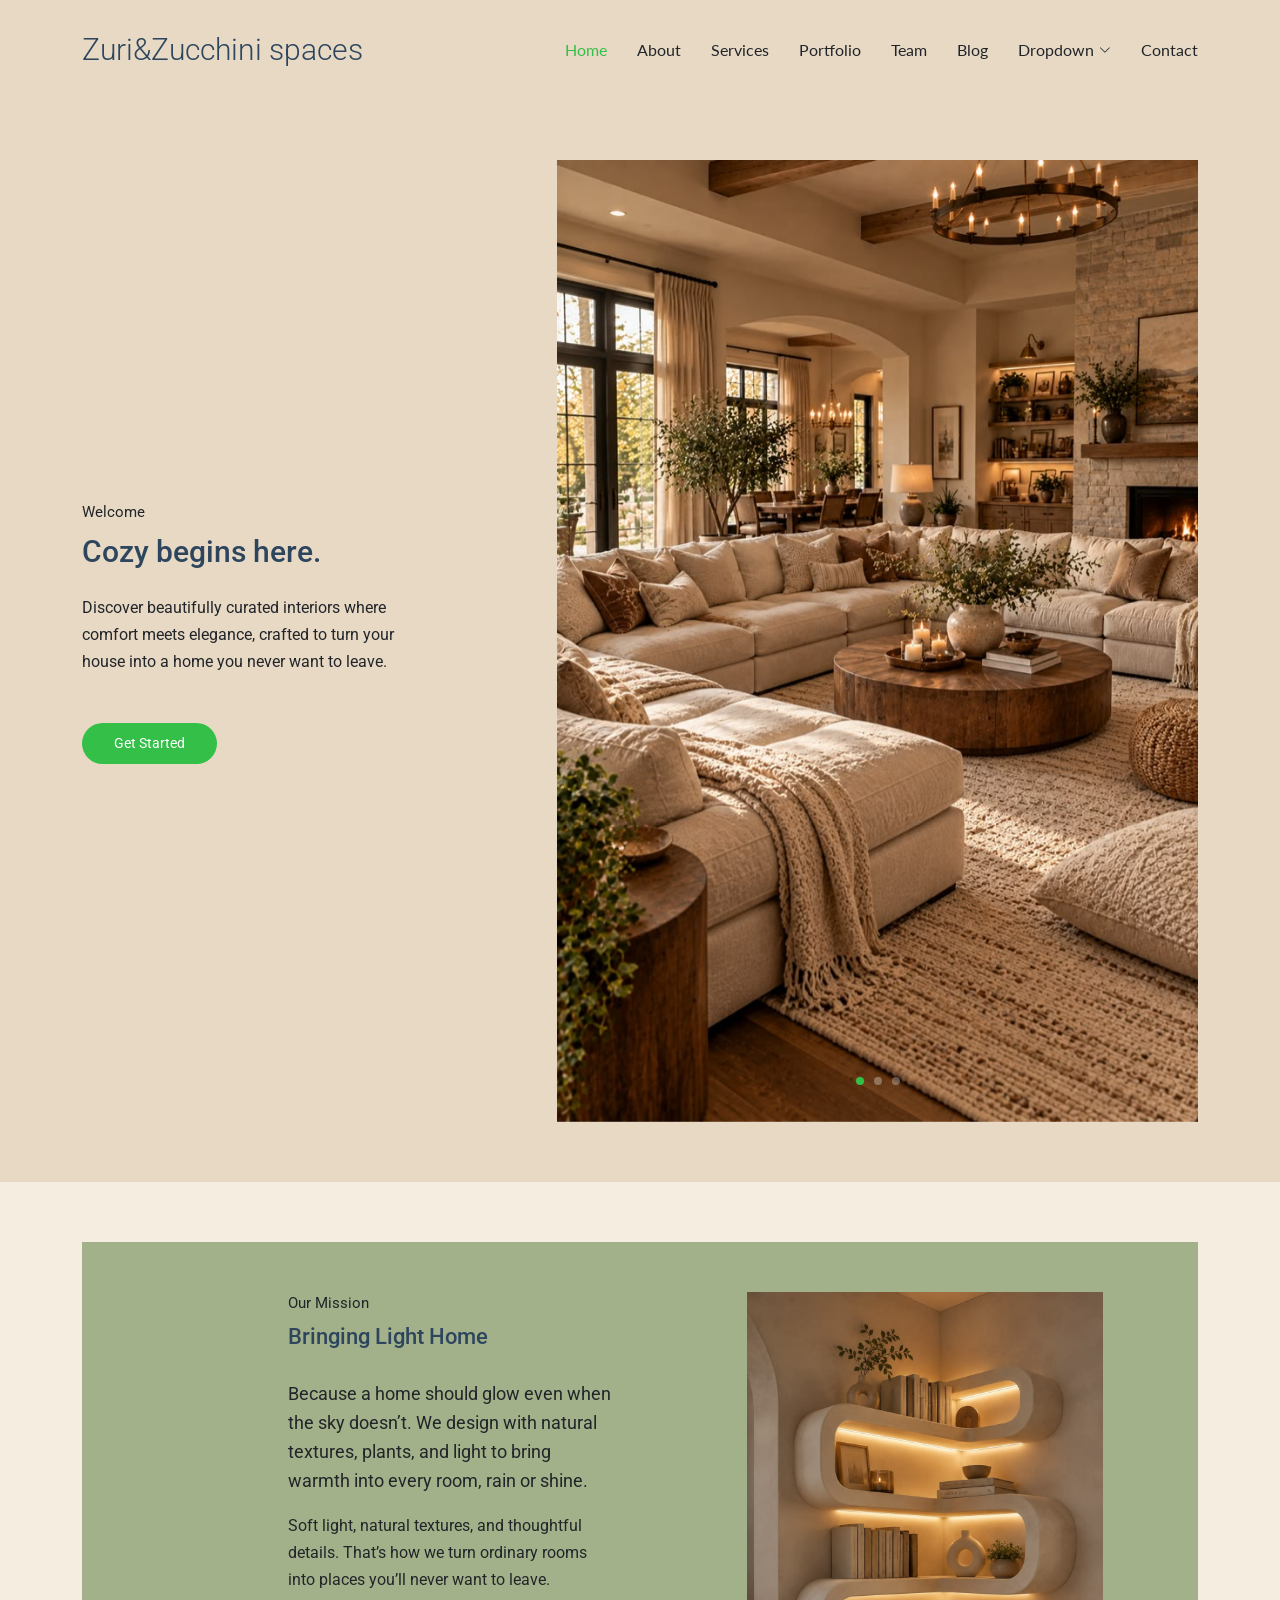
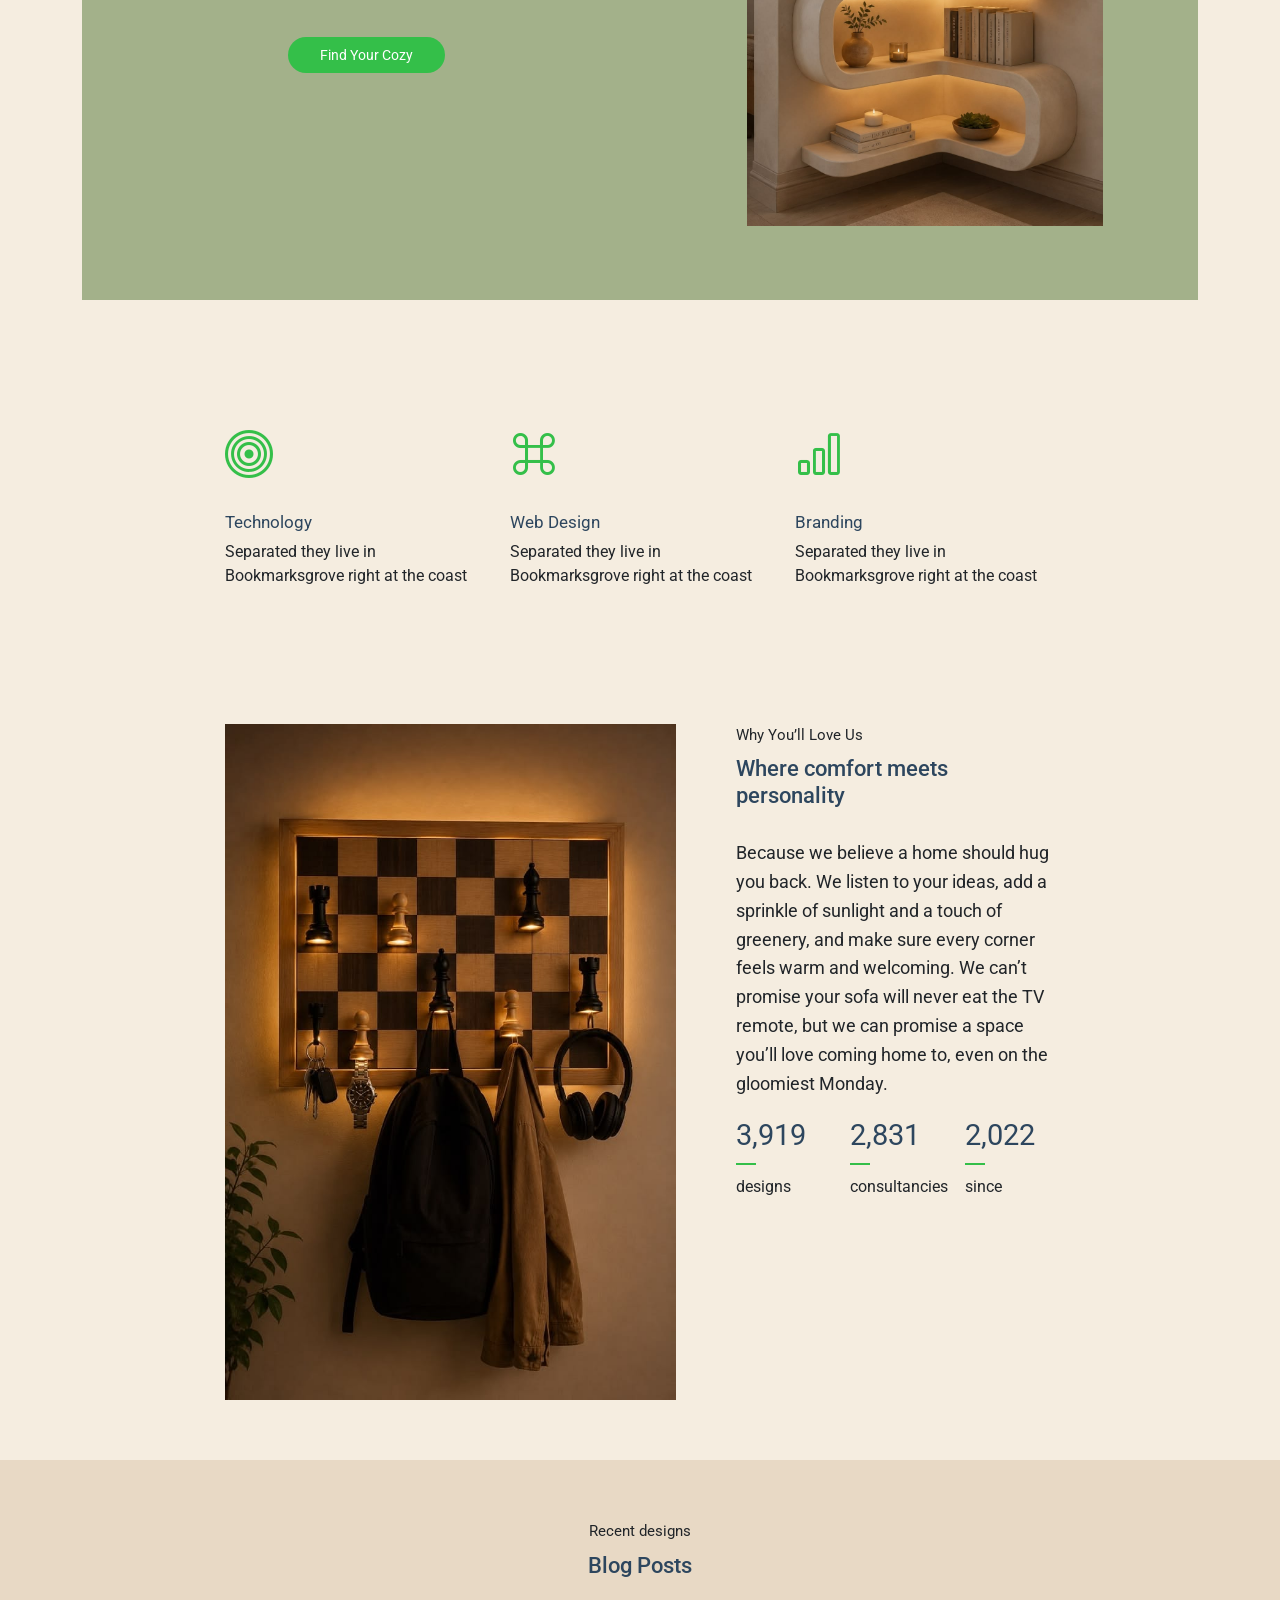
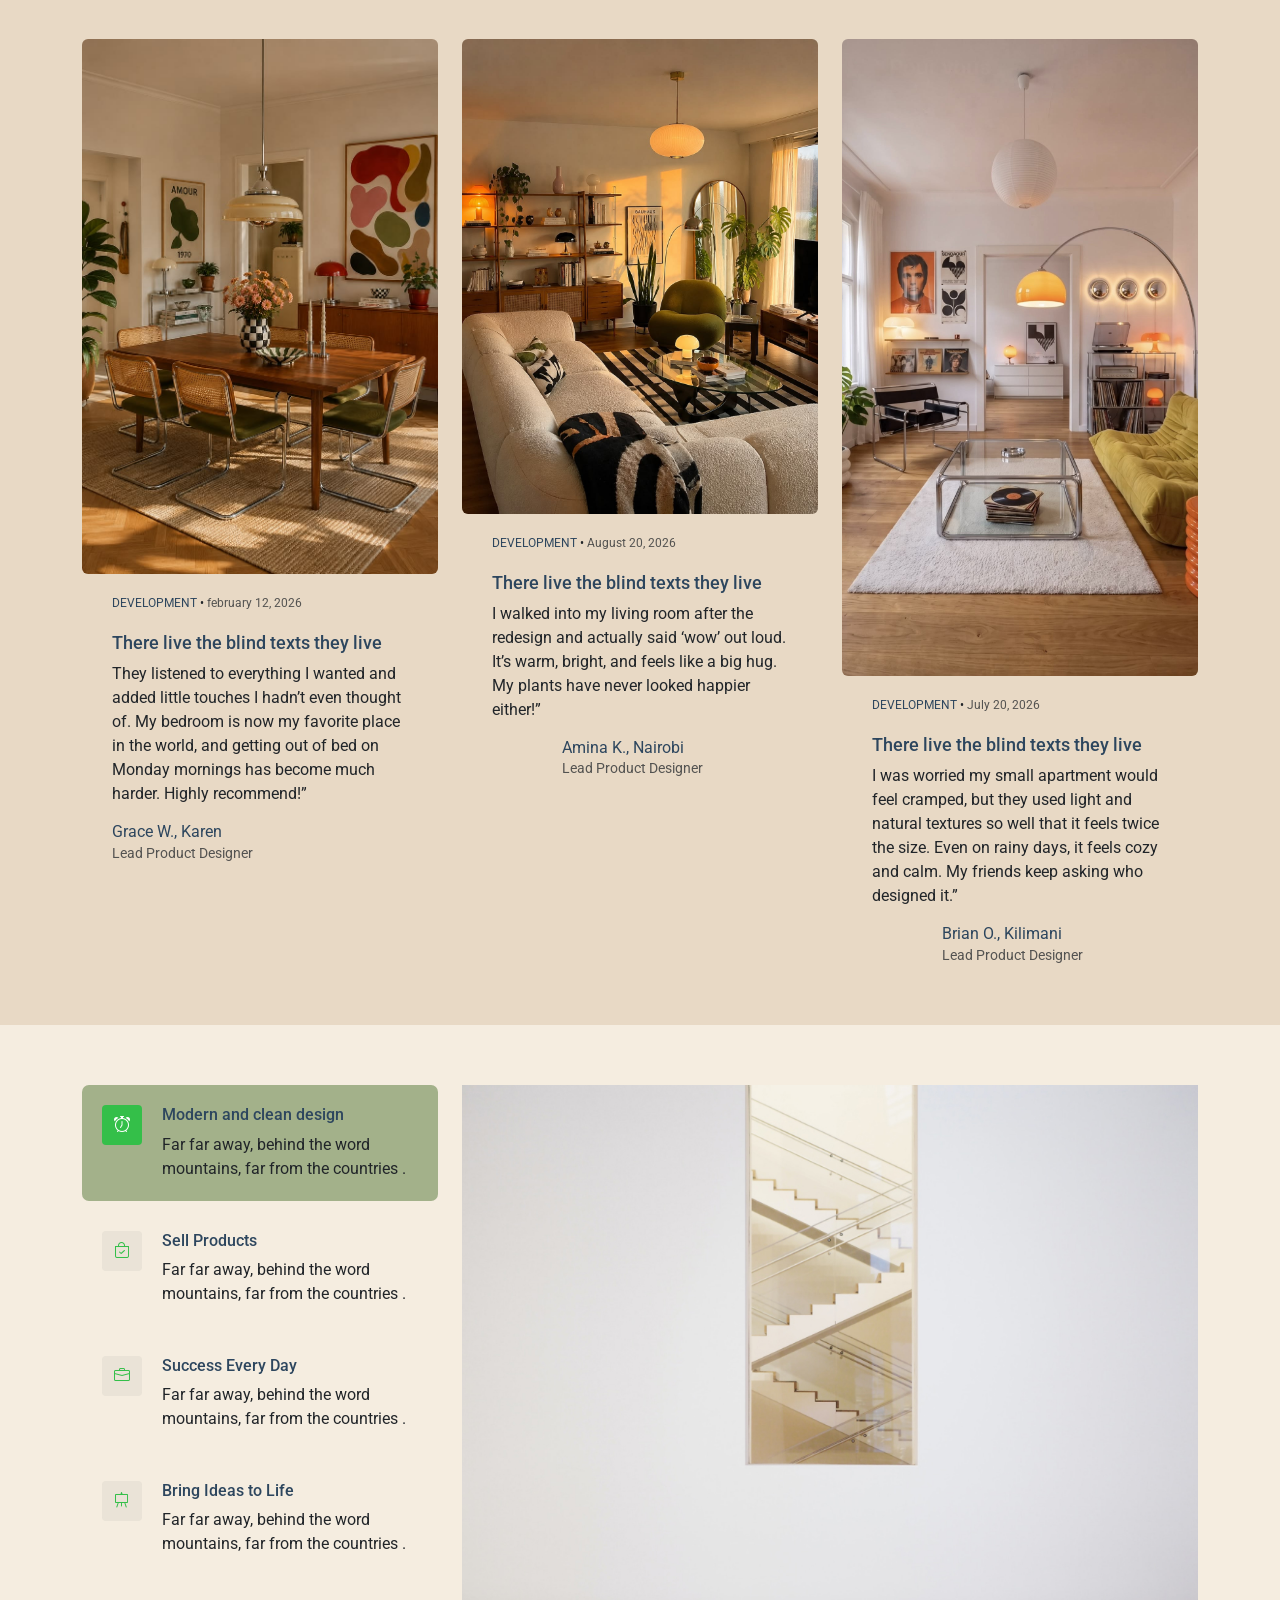
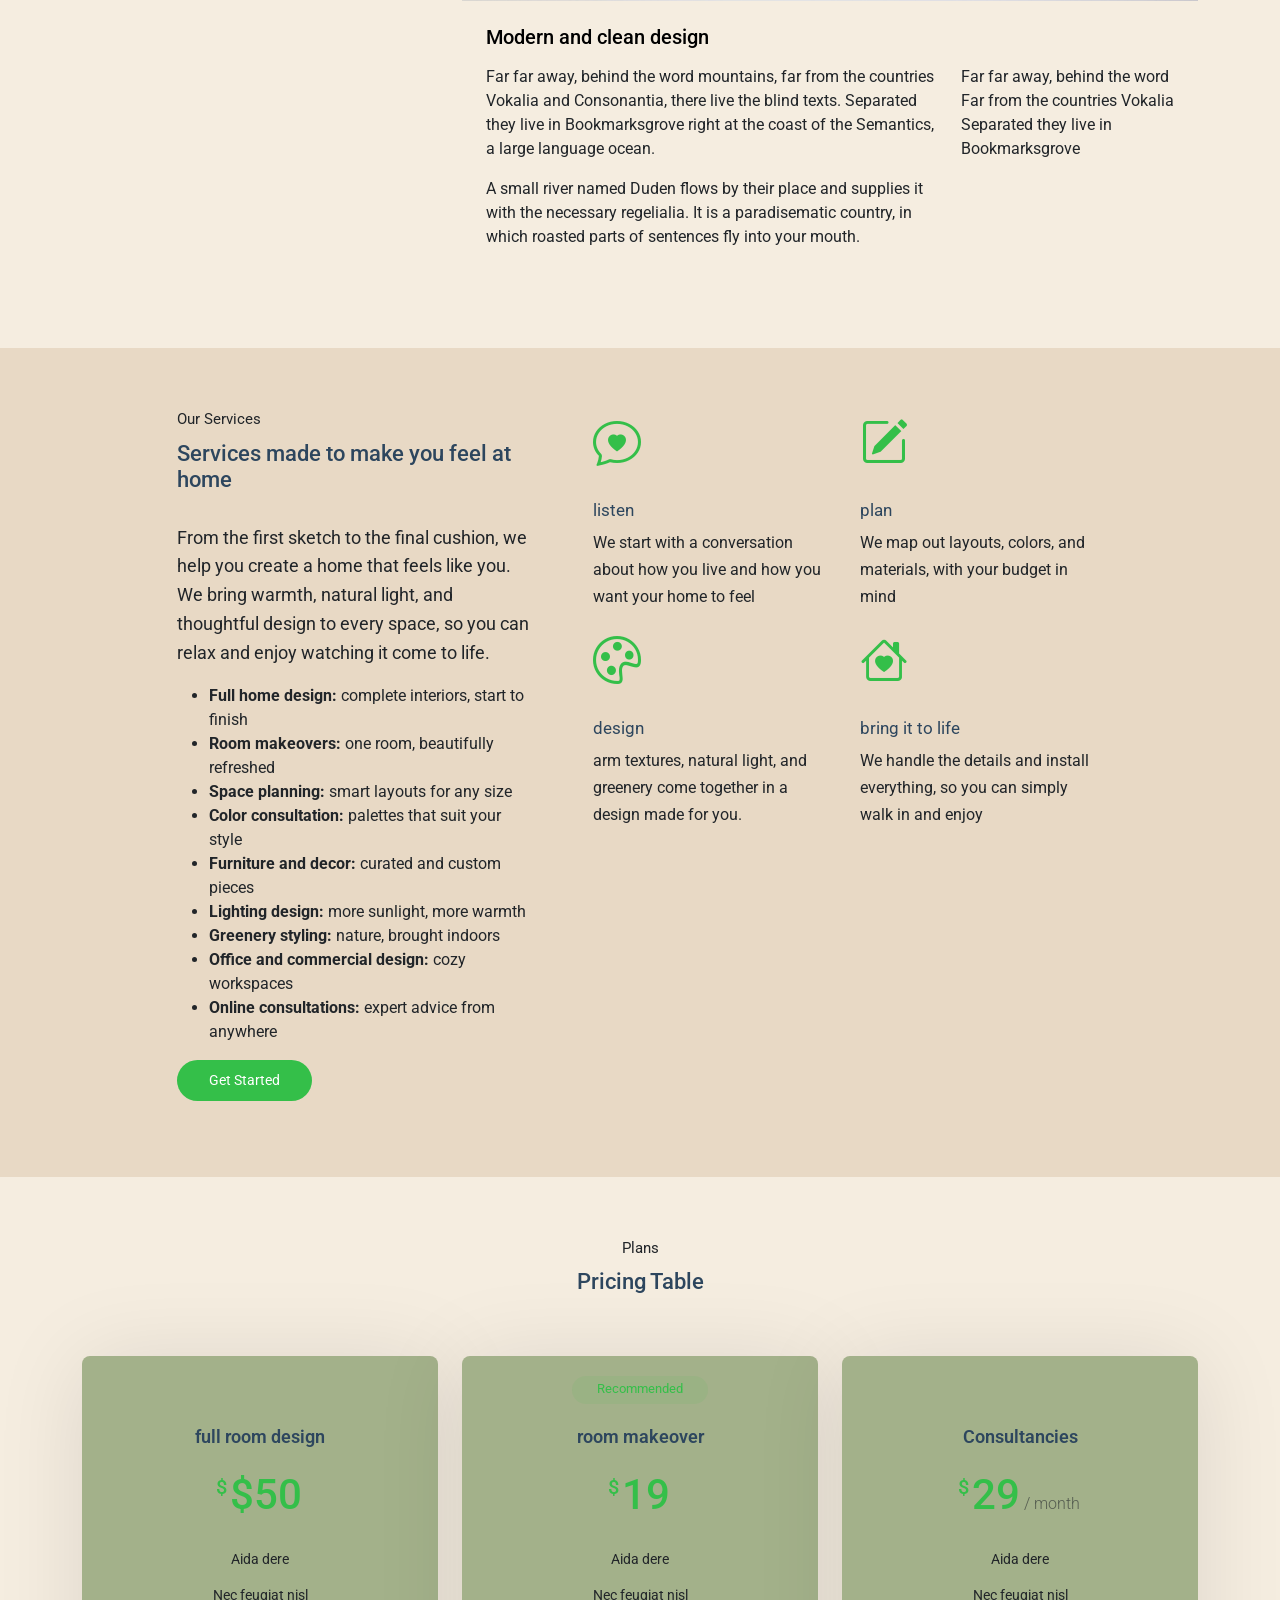
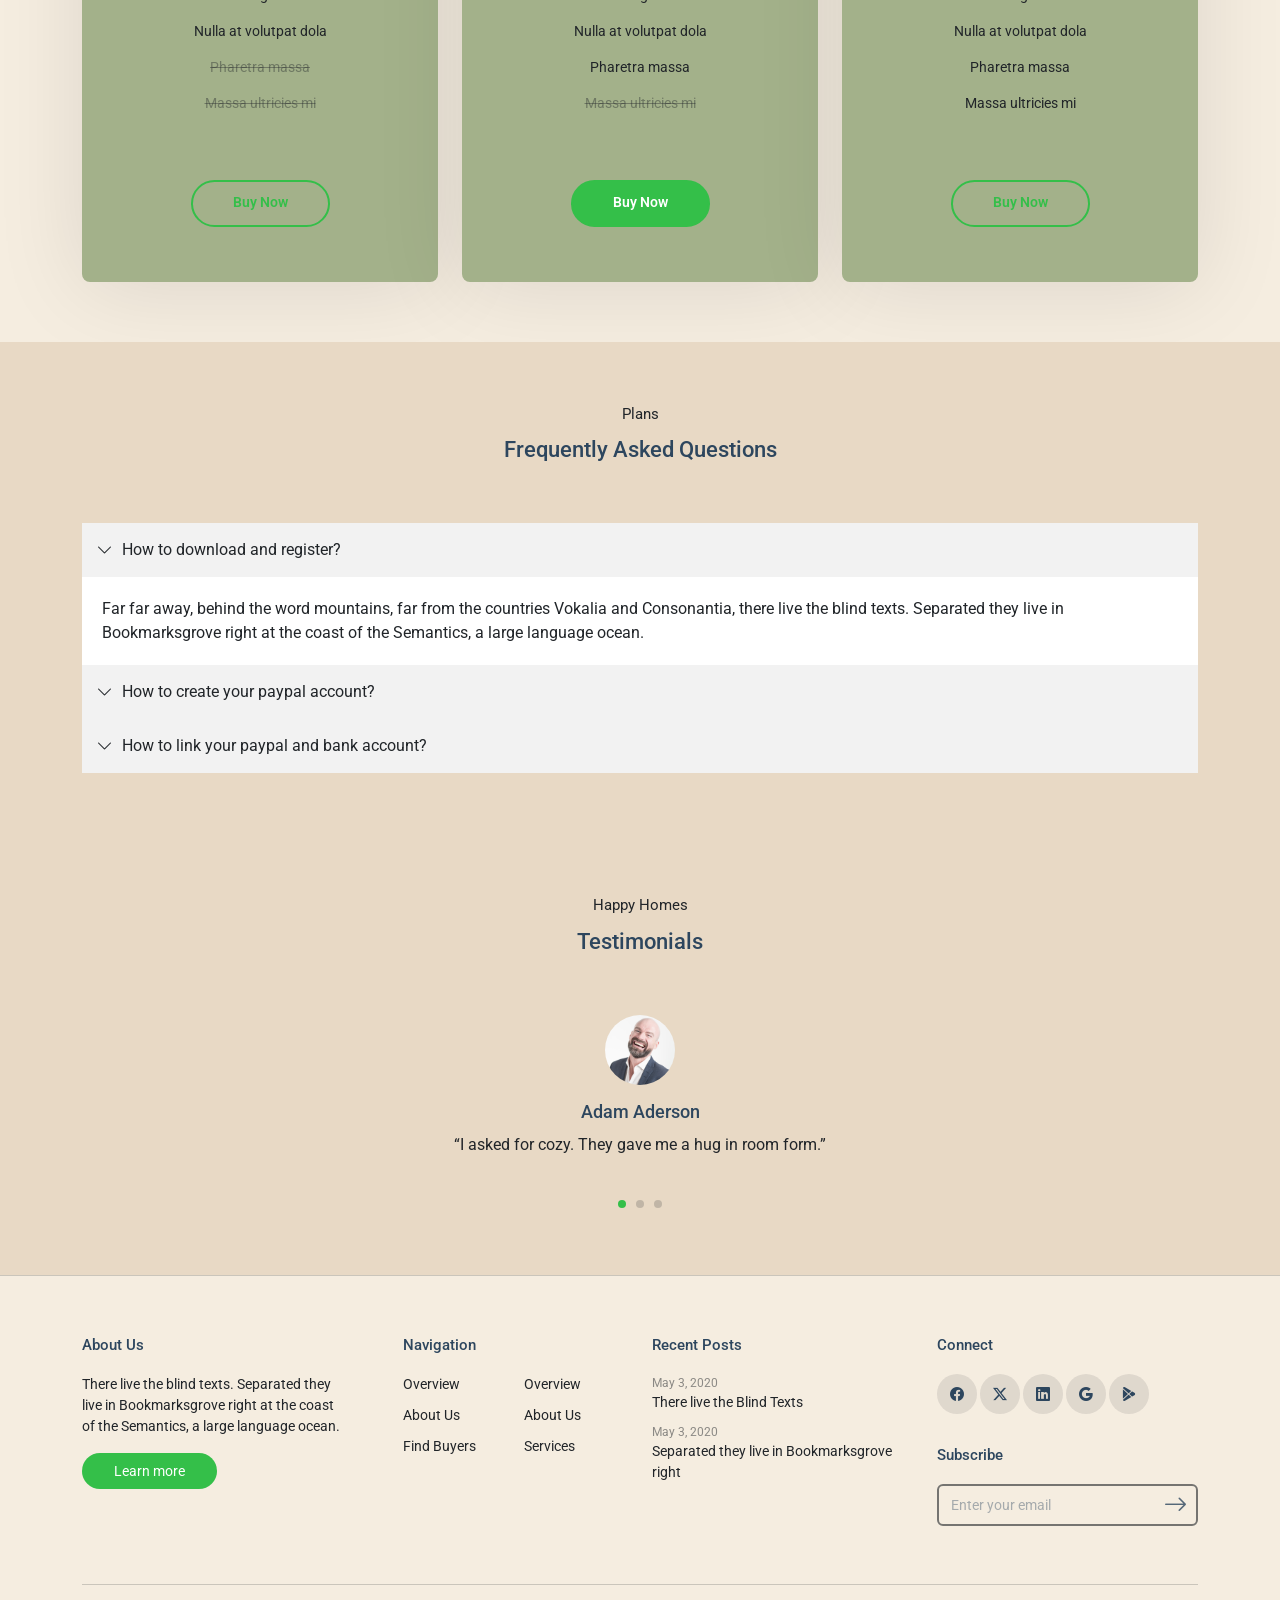
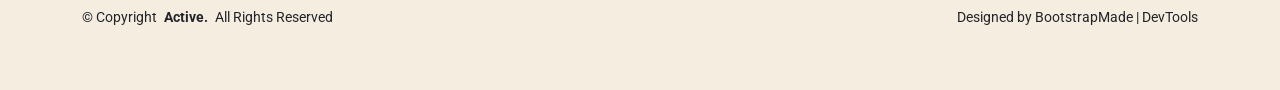
<file: index.html>
<!DOCTYPE html>
<html lang="en">

<head>
  <meta charset="utf-8">
  <meta content="width=device-width, initial-scale=1.0" name="viewport">
  <title>Zuri&Zucchini spaces
  </title>
  <meta name="description" content="">
  <meta name="keywords" content="">

  <!-- Favicons -->
  <link href="assets/img/favicon.png" rel="icon">
  <link href="assets/img/apple-touch-icon.png" rel="apple-touch-icon">

  <!-- Fonts -->
  <link href="https://fonts.googleapis.com" rel="preconnect">
  <link href="https://fonts.gstatic.com" rel="preconnect" crossorigin>
  <link href="https://fonts.googleapis.com/css2?family=Roboto:ital,wght@0,100;0,300;0,400;0,500;0,700;0,900;1,100;1,300;1,400;1,500;1,700;1,900&family=Lato:ital,wght@0,100;0,300;0,400;0,700;0,900;1,100;1,300;1,400;1,700;1,900&display=swap" rel="stylesheet">

  <!-- Vendor CSS Files -->
  <link href="assets/vendor/bootstrap/css/bootstrap.min.css" rel="stylesheet">
  <link href="assets/vendor/bootstrap-icons/bootstrap-icons.css" rel="stylesheet">
  <link href="assets/vendor/aos/aos.css" rel="stylesheet">
  <link href="assets/vendor/swiper/swiper-bundle.min.css" rel="stylesheet">
  <link href="assets/vendor/glightbox/css/glightbox.min.css" rel="stylesheet">

  <!-- Main CSS File -->
  <link href="assets/css/main.css" rel="stylesheet">

  <!-- =======================================================
  * Template Name: Active
  * Template URL: https://bootstrapmade.com/active-bootstrap-website-template/
  * Updated: Aug 07 2024 with Bootstrap v5.3.3
  * Author: BootstrapMade.com
  * License: https://bootstrapmade.com/license/
  ======================================================== -->
</head>

<body class="index-page">

  <header id="header" class="header d-flex align-items-center sticky-top">
    <div class="container-fluid container-xl position-relative d-flex align-items-center justify-content-between">

      <a href="index.html" class="logo d-flex align-items-center">
        <!-- Uncomment the line below if you also wish to use an image logo -->
        <!-- <img src="assets/img/logo.png" alt=""> -->
        <h1 class="sitename">Zuri&Zucchini spaces</h1>
      </a>

      <nav id="navmenu" class="navmenu">
        <ul>
          <li><a href="index.html" class="active">Home</a></li>
          <li><a href="about.html">About</a></li>
          <li><a href="services.html">Services</a></li>
          <li><a href="portfolio.html">Portfolio</a></li>
          <li><a href="team.html">Team</a></li>
          <li><a href="blog.html">Blog</a></li>
          <li class="dropdown"><a href="#"><span>Dropdown</span> <i class="bi bi-chevron-down toggle-dropdown"></i></a>
            <ul>
              <li><a href="#">Dropdown 1</a></li>
              <li class="dropdown"><a href="#"><span>Deep Dropdown</span> <i class="bi bi-chevron-down toggle-dropdown"></i></a>
                <ul>
                  <li><a href="#">Deep Dropdown 1</a></li>
                  <li><a href="#">Deep Dropdown 2</a></li>
                  <li><a href="#">Deep Dropdown 3</a></li>
                  <li><a href="#">Deep Dropdown 4</a></li>
                  <li><a href="#">Deep Dropdown 5</a></li>
                </ul>
              </li>
              <li><a href="#">Dropdown 2</a></li>
              <li><a href="#">Dropdown 3</a></li>
              <li><a href="#">Dropdown 4</a></li>
            </ul>
          </li>
          <li><a href="contact.html">Contact</a></li>
        </ul>
        <i class="mobile-nav-toggle d-xl-none bi bi-list"></i>
      </nav>

    </div>
  </header>

  <main class="main">

    <!-- About Section -->
    <section id="about" class="about section">

      <div class="container">
        <div class="row align-items-center justify-content-between">
          <div class="col-lg-7 mb-5 mb-lg-0 order-lg-2" data-aos="fade-up" data-aos-delay="400">
            <div class="swiper init-swiper">
              <script type="application/json" class="swiper-config">
                {
                  "loop": true,
                  "speed": 600,
                  "autoplay": {
                    "delay": 5000
                  },
                  "slidesPerView": "auto",
                  "pagination": {
                    "el": ".swiper-pagination",
                    "type": "bullets",
                    "clickable": true
                  },
                  "breakpoints": {
                    "320": {
                      "slidesPerView": 1,
                      "spaceBetween": 40
                    },
                    "1200": {
                      "slidesPerView": 1,
                      "spaceBetween": 1
                    }
                  }
                }
              </script>
              <div class="swiper-wrapper">
                <div class="swiper-slide">
                  <img src="assets/img/cozyliving.png" alt="Image" class="img-fluid">
                </div>
                <div class="swiper-slide">
                  <img src="assets/img/warmkitch.png" alt="Image" class="img-fluid">
                </div>
                <div class="swiper-slide">
                  <img src="assets/img/midday.png" alt="Image" class="img-fluid">
                </div>
              </div>
              <div class="swiper-pagination"></div>
            </div>
          </div>
          <div class="col-lg-4 order-lg-1">
            <span class="section-subtitle" data-aos="fade-up">Welcome</span>
            <h1 class="mb-4" data-aos="fade-up">
              Cozy begins here.
            </h1>
            <p data-aos="fade-up">
              Discover beautifully curated interiors where comfort meets elegance, crafted to turn your house into a home you never want to leave.
            </p>
            <p class="mt-5" data-aos="fade-up">
              <a href="#" class="btn btn-get-started">Get Started</a>
            </p>
          </div>
        </div>
      </div>
    </section><!-- /About Section -->

    <!-- About 2 Section -->
    <section id="about-2" class="about-2 section light-background">

      <div class="container">
        <div class="content">
          <div class="row justify-content-center">
            <div class="col-sm-12 col-md-5 col-lg-4 col-xl-4 order-lg-2 offset-xl-1 mb-4">
              <div class="img-wrap text-center text-md-left" data-aos="fade-up" data-aos-delay="100">
                <div class="img">
                  <img src="assets/img/bookshelf.png" alt="circle image" class="img-fluid">
                </div>
              </div>
            </div>

            <div class="offset-md-0 offset-lg-1 col-sm-12 col-md-5 col-lg-5 col-xl-4" data-aos="fade-up">
              <div class="px-3">
                <span class="content-subtitle">Our Mission</span>
                <h2 class="content-title text-start">
                  Bringing Light Home
                </h2>
                <p class="lead">
                 Because a home should glow even when the sky doesn’t. We design with natural textures, plants, and light to bring warmth into every room, rain or shine.
                </p>
                <p class="mb-5">
                  Soft light, natural textures, and thoughtful details. That’s how we turn ordinary rooms into places you’ll never want to leave.
                </p>
                <p>
                  <a href="#" class="btn-get-started">Find Your Cozy</a>
                </p>
              </div>
            </div>
          </div>
        </div>
      </div>
    </section><!-- /About 2 Section -->

    <!-- Services Section -->
    <section id="services" class="services section light-background">

      <div class="container">
        <div class="row gy-4 justify-content-center">

          <div class="col-lg-3">
            <div class="services-item" data-aos="fade-up">
              <div class="services-icon">
                <i class="bi bi-bullseye"></i>
              </div>
              <div>
                <h3>Technology</h3>
                <p>Separated they live in Bookmarksgrove right at the coast</p>
              </div>
            </div>
          </div>

          <div class="col-lg-3">
            <div class="services-item" data-aos="fade-up" data-aos-delay="100">
              <div class="services-icon">
                <i class="bi bi-command"></i>
              </div>
              <div>
                <h3>Web Design</h3>
                <p>Separated they live in Bookmarksgrove right at the coast</p>
              </div>
            </div>
          </div>

          <div class="col-lg-3">
            <div class="services-item" data-aos="fade-up" data-aos-delay="200">
              <div class="services-icon">
                <i class="bi bi-bar-chart"></i>
              </div>
              <div>
                <h3>Branding</h3>
                <p>Separated they live in Bookmarksgrove right at the coast</p>
              </div>
            </div>
          </div>

        </div>
      </div>
    </section><!-- /Services Section -->

    <!-- Stats Section -->
    <section id="stats" class="stats section light-background">

      <div class="container">

        <div class="row gy-4 justify-content-center">

          <div class="col-lg-5">
            <div class="images-overlap">
              <img src="assets/img copy 2/chess.png" alt="student" class="img-fluid img-1" data-aos="fade-up">
            </div>
          </div>

          <div class="col-lg-4 ps-lg-5">
            <span class="content-subtitle">Why You’ll Love Us</span>
            <h2 class="content-title">Where comfort meets personality</h2>
            <p class="lead">
              Because we believe a home should hug you back. We listen to your ideas, add a sprinkle of sunlight and a touch of greenery, and make sure every corner feels warm and welcoming. We can’t promise your sofa will never eat the TV remote, but we can promise a space you’ll love coming home to, even on the gloomiest Monday.
            </p>
            <!-- <p class="mb-5">
              There live the blind texts. Separated they live in Bookmarksgrove
              right at the coast of the Semantics, a large language ocean.
            </p> -->
            <div class="row mb-5 count-numbers">

              <!-- Start Stats Item -->
              <div class="col-4 counter" data-aos="fade-up" data-aos-delay="100">
                <span data-purecounter-separator="true" data-purecounter-start="0" data-purecounter-end="3919" data-purecounter-duration="1" class="purecounter number"></span>
                <span class="d-block">designs</span>
              </div>
              <!-- End Stats Item -->

              <!-- Start Stats Item -->
              <div class="col-4 counter" data-aos="fade-up" data-aos-delay="200">
                <span data-purecounter-separator="true" data-purecounter-start="0" data-purecounter-end="2831" data-purecounter-duration="1" class="purecounter number"></span>
                <span class="d-block">consultancies</span>
              </div>
              <!-- End Stats Item -->

              <!-- Start Stats Item -->
              <div class="col-4 counter" data-aos="fade-up" data-aos-delay="300">
                <span data-purecounter-separator="true" data-purecounter-start="0" data-purecounter-end="2022" data-purecounter-duration="1" class="purecounter number"></span>
                <span class="d-block">since</span>
              </div>
              <!-- End Stats Item -->

            </div>
          </div>

        </div>

      </div>
    </section><!-- /Stats Section -->

    <!-- Blog Posts Section -->
    <section id="blog-posts" class="blog-posts section">
      <!-- Section Title -->
      <div class="container section-title" data-aos="fade-up">
        <p>Recent designs</p>
        <h2>Blog Posts</h2>
      </div><!-- End Section Title -->
      <div class="container">

        <div class="row gy-4">
          <div class="col-md-6 col-lg-4">
            <div class="post-entry" data-aos="fade-up" data-aos-delay="100">
              <a href="#" class="thumb d-block"><img src="assets/my images/ideaone.png" alt="Image" class="img-fluid rounded"></a>

              <div class="post-content">
                <div class="meta">
                  <a href="#" class="cat">Development</a> •
                  <span class="date">february 12, 2026</span>
                </div>
                <h3><a href="#">There live the blind texts they live</a></h3>
                <p>
                  They listened to everything I wanted and added little touches I hadn’t even thought of. My bedroom is now my favorite place in the world, and getting out of bed on Monday mornings has become much harder. Highly recommend!”

                </p>

                <div class="d-flex author align-items-center">
                  <!-- <div class="pic">
                    <img src="assets/img/team/team-3.jpg" alt="Image" class="img-fluid rounded-circle">
                  </div> -->
                  <div class="author-name">
                    <strong class="d-block">Grace W., Karen</strong>
                    <span class="">Lead Product Designer</span>
                  </div>
                </div>
              </div>
            </div>
          </div>

          <div class="col-md-6 col-lg-4">
            <div class="post-entry" data-aos="fade-up" data-aos-delay="200">
              <a href="#" class="thumb d-block"><img src="assets/my images/idea2.png" alt="Image" class="img-fluid rounded"></a>

              <div class="post-content">
                <div class="meta">
                  <a href="#" class="cat">Development</a> •
                  <span class="date">August 20, 2026</span>
                </div>
                <h3><a href="#">There live the blind texts they live</a></h3>
                <p>
                  I walked into my living room after the redesign and actually said ‘wow’ out loud. It’s warm, bright, and feels like a big hug. My plants have never looked happier either!”

                </p>

                <div class="d-flex author align-items-center">
                  <div class="pic">
                    <!-- <img src="assets/img/team/team-2.jpg" alt="Image" class="img-fluid rounded-circle"> -->
                  </div>
                  <div class="author-name">
                    <strong class="d-block">Amina K., Nairobi</strong>
                    <span class="">Lead Product Designer</span>
                  </div>
                </div>
              </div>
            </div>
          </div>

          <div class="col-md-6 col-lg-4">
            <div class="post-entry" data-aos="fade-up" data-aos-delay="300">
              <a href="#" class="thumb d-block"><img src="assets/my images/idea3.png" alt="Image" class="img-fluid rounded"></a>

              <div class="post-content">
                <div class="meta">
                  <a href="#" class="cat">Development</a> •
                  <span class="date">July 20, 2026</span>
                </div>
                <h3><a href="#">There live the blind texts they live</a></h3>
                <p>
                  I was worried my small apartment would feel cramped, but they used light and natural textures so well that it feels twice the size. Even on rainy days, it feels cozy and calm. My friends keep asking who designed it.”

                </p>

                <div class="d-flex author align-items-center">
                  <div class="pic">
                    <!-- <img src="assets/img/team/team-1.jpg" alt="Image" class="img-fluid rounded-circle"> -->
                  </div>
                  <div class="author-name">
                    <strong class="d-block">Brian O., Kilimani</strong>
                    <span class="">Lead Product Designer</span>
                  </div>
                </div>
              </div>
            </div>
          </div>
        </div>
      </div>
    </section><!-- /Blog Posts Section -->

    <!-- Tabs Section -->
    <section id="tabs" class="tabs section light-background">

      <div class="container">
        <div class="row gap-x-lg-4 justify-content-between">
          <div class="col-lg-4 js-custom-dots">
            <a href="#" class="service-item link horizontal d-flex active" data-aos="fade-left" data-aos-delay="0">
              <div class="service-icon color-1 mb-4">
                <i class="bi bi-alarm"></i>
              </div>
              <!-- /.icon -->
              <div class="service-contents">
                <h3>Modern and clean design</h3>
                <p>
                  Far far away, behind the word mountains, far from the countries .
                </p>
              </div>
              <!-- /.service-contents-->
            </a>
            <!-- /.service -->

            <a href="#" class="service-item link horizontal d-flex" data-aos="fade-left" data-aos-delay="100">
              <div class="service-icon color-2 mb-4">
                <i class="bi bi-bag-check"></i>
              </div>
              <!-- /.icon -->
              <div class="service-contents">
                <h3>Sell Products</h3>
                <p>
                  Far far away, behind the word mountains, far from the countries .
                </p>
              </div>
              <!-- /.service-contents-->
            </a>
            <!-- /.service -->

            <a href="#" class="service-item link horizontal d-flex" data-aos="fade-left" data-aos-delay="200">
              <div class="service-icon color-3 mb-4">
                <i class="bi bi-briefcase"></i>
              </div>
              <!-- /.icon -->
              <div class="service-contents">
                <h3>Success Every Day</h3>
                <p>
                  Far far away, behind the word mountains, far from the countries .
                </p>
              </div>
              <!-- /.service-contents-->
            </a>
            <!-- /.service -->

            <a href="#" class="service-item link horizontal d-flex" data-aos="fade-left" data-aos-delay="300">
              <div class="service-icon color-4 mb-4">
                <i class="bi bi-easel"></i>
              </div>
              <!-- /.icon -->
              <div class="service-contents">
                <h3>Bring Ideas to Life</h3>
                <p>
                  Far far away, behind the word mountains, far from the countries .
                </p>
              </div>
              <!-- /.service-contents-->
            </a>
            <!-- /.service -->
          </div>

          <div class="col-lg-8">
            <div class="swiper init-swiper-tabs">
              <script type="application/json" class="swiper-config">
                {
                  "loop": true,
                  "speed": 600,
                  "autoHeight": true,
                  "autoplay": {
                    "delay": 5000
                  },
                  "slidesPerView": "auto",
                  "pagination": {
                    "el": ".swiper-pagination",
                    "type": "bullets",
                    "clickable": true
                  },
                  "breakpoints": {
                    "320": {
                      "slidesPerView": 1,
                      "spaceBetween": 40
                    },
                    "1200": {
                      "slidesPerView": 1,
                      "spaceBetween": 1
                    }
                  }
                }
              </script>
              <div class="swiper-wrapper">
                <div class="swiper-slide">
                  <img src="assets/img/img_h_1.jpg" alt="Image" class="img-fluid">
                  <div class="p-4">
                    <h3 class="text-black h5 mb-3">Modern and clean design</h3>
                    <div class="row">
                      <div class="col-lg-8">
                        <p>
                          Far far away, behind the word mountains, far from the
                          countries Vokalia and Consonantia, there live the blind
                          texts. Separated they live in Bookmarksgrove right at the
                          coast of the Semantics, a large language ocean.
                        </p>
                        <p>
                          A small river named Duden flows by their place and
                          supplies it with the necessary regelialia. It is a
                          paradisematic country, in which roasted parts of sentences
                          fly into your mouth.
                        </p>
                      </div>
                      <div class="col-lg-4">
                        <ul class="list-unstyled list-check">
                          <li>Far far away, behind the word</li>
                          <li>Far from the countries Vokalia</li>
                          <li>Separated they live in Bookmarksgrove</li>
                        </ul>
                      </div>
                    </div>
                  </div>
                </div>
                <div class="swiper-slide">
                  <img src="assets/my images/curtains.png" alt="Image" class="img-fluid">
                </div>
                <div class="swiper-slide">
                  <img src="assets/my images/dining.png" alt="Image" class="img-fluid">
                </div>
                <div class="swiper-slide">
                  <img src="assets/my images/staircase.png" alt="Image" class="img-fluid">
                </div>
              </div>
            </div>
          </div>
        </div>
      </div>
    </section><!-- /Tabs Section -->

    <!-- Services 2 Section -->
    <section id="services-2" class="services-2 section">

      <div class="container">
        <div class="row justify-content-center" data-aos="fade-up">
          <div class="col-md-6 col-lg-4">
            <span class="content-subtitle">Our Services</span>
            <h2 class="content-title">
              Services made to make you feel at home
            </h2>
            <p class="lead">
              From the first sketch to the final cushion, we help you create a home that feels like you. We bring warmth, natural light, and thoughtful design to every space, so you can relax and enjoy watching it come to life.

<ul>
  <li><strong>Full home design:</strong> complete interiors, start to finish</li>
  <li><strong>Room makeovers:</strong> one room, beautifully refreshed</li>
  <li><strong>Space planning:</strong> smart layouts for any size</li>
  <li><strong>Color consultation:</strong> palettes that suit your style</li>
  <li><strong>Furniture and decor:</strong> curated and custom pieces</li>
  <li><strong>Lighting design:</strong> more sunlight, more warmth</li>
  <li><strong>Greenery styling:</strong> nature, brought indoors</li>
  <li><strong>Office and commercial design:</strong> cozy workspaces</li>
  <li><strong>Online consultations:</strong> expert advice from anywhere</li>
</ul>
            </p>
            <!-- <p class="mb-5">
              Separated they live in Bookmarksgrove right at the coast of the
              Semantics, a large language ocean.
            </p> -->
            <p>
              <a href="#" class="btn btn-get-started">Get Started</a>
            </p>
          </div>
          <div class="col-md-6 col-lg-6 ps-lg-5">
            <div class="row">
              <div class="col-6 col-sm-6 col-md-6 col-lg-6">
                <div class="services-item" data-aos="fade-up" data-aos-delay="">
                  <div class="services-icon">
                    <i class="bi bi-chat-heart"></i>
                  </div>
                  <div>
                    <h3>listen</h3>
                    <p>We start with a conversation about how you live and how you want your home to feel</p>
                  </div>
                </div>
              </div>
              <div class="col-6 col-sm-6 col-md-6 col-lg-6">
                <div class="services-item" data-aos="fade-up" data-aos-delay="100">
                  <div class="services-icon">
                    <i class="bi bi-pencil-square"></i>
                  </div>
                  <div>
                    <h3>plan</h3>
                    <p>We map out layouts, colors, and materials, with your budget in mind</p>
                  </div>
                </div>
              </div>
              <div class="col-6 col-sm-6 col-md-6 col-lg-6">
                <div class="services-item" data-aos="fade-up" data-aos-delay="200">
                  <div class="services-icon">
                    <i class="bi bi-palette"></i>
                  </div>
                  <div>
                    <h3>design</h3>
                    <p>arm textures, natural light, and greenery come together in a design made for you.</p>
                  </div>
                </div>
              </div>

              <div class="col-6 col-sm-6 col-md-6 col-lg-6">
                <div class="services-item" data-aos="fade-up" data-aos-delay="300">
                  <div class="services-icon">
                    <i class="bi bi-house-heart"></i>
                  </div>
                  <div>
                    <h3>bring it to life</h3>
                    <p>We handle the details and install everything, so you can simply walk in and enjoy</p>
                  </div>
                </div>
              </div>
            </div>
          </div>
        </div>
      </div>
    </section><!-- /Services 2 Section -->

    <!-- Pricing Section -->
    <section id="pricing" class="pricing section light-background">

      <!-- Section Title -->
      <div class="container section-title" data-aos="fade-up">
        <p>Plans</p>
        <h2>Pricing Table</h2>
      </div><!-- End Section Title -->

      <div class="container">

        <div class="row gy-4">

          <div class="col-lg-4 col-md-6" data-aos="fade-up" data-aos-delay="100">
            <div class="pricing-item">
              <h3>full room design</h3>
              <h4><sup>$</sup>$50<span></span></h4>
              <ul>
                <li>Aida dere</li>
                <li>Nec feugiat nisl</li>
                <li>Nulla at volutpat dola</li>
                <li class="na">Pharetra massa</li>
                <li class="na">Massa ultricies mi</li>
              </ul>
              <div class="btn-wrap">
                <a href="#" class="btn-buy">Buy Now</a>
              </div>
            </div>
          </div><!-- End Pricing Item -->

          <div class="col-lg-4 col-md-6" data-aos="fade-up" data-aos-delay="200">
            <div class="pricing-item recommended">
              <span class="recommended-badge">Recommended</span>
              <h3>room makeover</h3>
              <h4><sup>$</sup>19<span></span></h4>
              <ul>
                <li>Aida dere</li>
                <li>Nec feugiat nisl</li>
                <li>Nulla at volutpat dola</li>
                <li>Pharetra massa</li>
                <li class="na">Massa ultricies mi</li>
              </ul>
              <div class="btn-wrap">
                <a href="#" class="btn-buy">Buy Now</a>
              </div>
            </div>
          </div><!-- End Pricing Item -->

          <div class="col-lg-4 col-md-6" data-aos="fade-up" data-aos-delay="300">
            <div class="pricing-item">
              <h3>Consultancies</h3>
              <h4><sup>$</sup>29<span> / month</span></h4>
              <ul>
                <li>Aida dere</li>
                <li>Nec feugiat nisl</li>
                <li>Nulla at volutpat dola</li>
                <li>Pharetra massa</li>
                <li>Massa ultricies mi</li>
              </ul>
              <div class="btn-wrap">
                <a href="#" class="btn-buy">Buy Now</a>
              </div>
            </div>
          </div><!-- End Pricing Item -->

        </div>

      </div>

    </section><!-- /Pricing Section -->

    <!-- Faq Section -->
    <section id="faq" class="faq section">
      <!-- Section Title -->
      <div class="container section-title" data-aos="fade-up">
        <p>Plans</p>
        <h2>Frequently Asked Questions</h2>
      </div><!-- End Section Title -->

      <div class="container" data-aos="fade-up">
        <div class="row">
          <div class="col-12">
            <div class="custom-accordion" id="accordion-faq">
              <div class="accordion-item">
                <h2 class="mb-0">
                  <button class="btn btn-link" type="button" data-bs-toggle="collapse" data-bs-target="#collapse-faq-1">
                    How to download and register?
                  </button>
                </h2>

                <div id="collapse-faq-1" class="collapse show" aria-labelledby="headingOne" data-parent="#accordion-faq">
                  <div class="accordion-body">
                    Far far away, behind the word mountains, far from the countries
                    Vokalia and Consonantia, there live the blind texts. Separated
                    they live in Bookmarksgrove right at the coast of the Semantics,
                    a large language ocean.
                  </div>
                </div>
              </div>
              <!-- .accordion-item -->

              <div class="accordion-item">
                <h2 class="mb-0">
                  <button class="btn btn-link collapsed" type="button" data-bs-toggle="collapse" data-bs-target="#collapse-faq-2" "="">
                How to create your paypal account?
              </button>
            </h2>
            <div id=" collapse-faq-2" class="collapse" aria-labelledby="headingTwo" data-parent="#accordion-faq">
                    <div class="accordion-body">
                      A small river named Duden flows by their place and supplies it
                      with the necessary regelialia. It is a paradisematic country, in
                      which roasted parts of sentences fly into your mouth.
                    </div>
              </div>
            </div>
            <!-- .accordion-item -->

            <div class="accordion-item">
              <h2 class="mb-0">
                <button class="btn btn-link collapsed" type="button" data-bs-toggle="collapse" data-bs-target="#collapse-faq-3">
                  How to link your paypal and bank account?
                </button>
              </h2>

              <div id="collapse-faq-3" class="collapse" aria-labelledby="headingThree" data-parent="#accordion-faq">
                <div class="accordion-body">
                  When she reached the first hills of the Italic Mountains, she
                  had a last view back on the skyline of her hometown
                  Bookmarksgrove, the headline of Alphabet Village and the subline
                  of her own road, the Line Lane. Pityful a rethoric question ran
                  over her cheek, then she continued her way.
                </div>
              </div>
            </div>
            <!-- .accordion-item -->

          </div>
        </div>
      </div>
      </div>
    </section><!-- /Faq Section -->

    <!-- Testimonials Section -->
    <section id="testimonials" class="testimonials section">
      <!-- Section Title -->
      <div class="container section-title" data-aos="fade-up">
        <p>Happy Homes</p>
        <h2>Testimonials</h2>
      </div><!-- End Section Title -->

      <div class="container" data-aos="fade-up">
        <div class="row justify-content-center">
          <div class="col-lg-7">
            <div class="swiper init-swiper">
              <script type="application/json" class="swiper-config">
                {
                  "loop": true,
                  "speed": 600,
                  "autoplay": {
                    "delay": 5000
                  },
                  "slidesPerView": "auto",
                  "pagination": {
                    "el": ".swiper-pagination",
                    "type": "bullets",
                    "clickable": true
                  },
                  "breakpoints": {
                    "320": {
                      "slidesPerView": 1,
                      "spaceBetween": 40
                    },
                    "1200": {
                      "slidesPerView": 1,
                      "spaceBetween": 1
                    }
                  }
                }
              </script>
              <div class="swiper-wrapper">
                <div class="swiper-slide">
                  <div class="testimonial mx-auto">
                    <figure class="img-wrap">
                      <img src="assets/img/testimonials/testimonials-1.jpg" alt="Image" class="img-fluid">
                    </figure>
                    <h3 class="name">Adam Aderson</h3>
                    <blockquote>
                      <p>
                        “I asked for cozy. They gave me a hug in room form.”
                      </p>
                    </blockquote>
                  </div>
                </div>
                <div class="swiper-slide">
                  <div class="testimonial mx-auto">
                    <figure class="img-wrap">
                      <img src="assets/img/testimonials/testimonials-2.jpg" alt="Image" class="img-fluid">
                    </figure>
                    <h3 class="name">Lukas Devlin</h3>
                    <blockquote>
                      <p>
                        “From the first chat to the last cushion, the whole process was smooth and stress-free. Highly recommend!.”
                      </p>
                    </blockquote>
                  </div>
                </div>
                <div class="swiper-slide">
                  <div class="testimonial mx-auto">
                    <figure class="img-wrap">
                      <img src="assets/img/testimonials/testimonials-3.jpg" alt="Image" class="img-fluid">
                    </figure>
                    <h3 class="name">Kayla Bryant</h3>
                    <blockquote>
                      <p>
                        “My small apartment felt cramped before. Now, thanks to the light and natural textures, it feels twice the size, even on rainy days.”
                      </p>
                    </blockquote>
                  </div>
                </div>
              </div>
              <div class="swiper-pagination"></div>
            </div>
          </div>
        </div>
      </div>
    </section><!-- /Testimonials Section -->

  </main>

  <footer id="footer" class="footer light-background">
    <div class="container">
      <div class="row g-4">
        <div class="col-md-6 col-lg-3 mb-3 mb-md-0">
          <div class="widget">
            <h3 class="widget-heading">About Us</h3>
            <p class="mb-4">
              There live the blind texts. Separated they live in Bookmarksgrove
              right at the coast of the Semantics, a large language ocean.
            </p>
            <p class="mb-0">
              <a href="#" class="btn-learn-more">Learn more</a>
            </p>
          </div>
        </div>
        <div class="col-md-6 col-lg-3 ps-lg-5 mb-3 mb-md-0">
          <div class="widget">
            <h3 class="widget-heading">Navigation</h3>
            <ul class="list-unstyled float-start me-5">
              <li><a href="#">Overview</a></li>
              <li><a href="#">About Us</a></li>
              <li><a href="#">Find Buyers</a></li>
            </ul>
            <ul class="list-unstyled float-start">
              <li><a href="#">Overview</a></li>
              <li><a href="#">About Us</a></li>
              <li><a href="#">Services</a></li>
            </ul>
          </div>
        </div>
        <div class="col-md-6 col-lg-3 pl-lg-5">
          <div class="widget">
            <h3 class="widget-heading">Recent Posts</h3>
            <ul class="list-unstyled footer-blog-entry">
              <li>
                <span class="d-block date">May 3, 2020</span>
                <a href="#">There live the Blind Texts</a>
              </li>
              <li>
                <span class="d-block date">May 3, 2020</span>
                <a href="#">Separated they live in Bookmarksgrove right</a>
              </li>
            </ul>
          </div>
        </div>
        <div class="col-md-6 col-lg-3 pl-lg-5">
          <div class="widget">
            <h3 class="widget-heading">Connect</h3>
            <ul class="list-unstyled social-icons light mb-3">
              <li>
                <a href="#"><span class="bi bi-facebook"></span></a>
              </li>
              <li>
                <a href="#"><span class="bi bi-twitter-x"></span></a>
              </li>
              <li>
                <a href="#"><span class="bi bi-linkedin"></span></a>
              </li>
              <li>
                <a href="#"><span class="bi bi-google"></span></a>
              </li>
              <li>
                <a href="#"><span class="bi bi-google-play"></span></a>
              </li>
            </ul>
          </div>

          <div class="widget">
            <div class="footer-subscribe">
              <h3 class="widget-heading">Subscribe</h3>
              <form action="forms/newsletter.php" method="post" class="php-email-form">
                <div class="mb-2">
                  <input type="text" class="form-control" name="email" placeholder="Enter your email">

                  <button type="submit" class="btn btn-link">
                    <span class="bi bi-arrow-right"></span>
                  </button>
                </div>
                <div class="loading">Loading</div>
                <div class="error-message"></div>
                <div class="sent-message">
                  Your subscription request has been sent. Thank you!
                </div>
              </form>
            </div>
          </div>
        </div>
      </div>

      <div class="copyright d-flex flex-column flex-md-row align-items-center justify-content-md-between">
        <p>© <span>Copyright</span> <strong class="px-1 sitename">Active.</strong> <span>All Rights Reserved</span></p>
        <div class="credits">
          <!-- All the links in the footer should remain intact. -->
          <!-- You can delete the links only if you've purchased the pro version. -->
          <!-- Licensing information: https://bootstrapmade.com/license/ -->
          <!-- Purchase the pro version with working PHP/AJAX contact form: [buy-url] -->
          Designed by <a href="https://bootstrapmade.com/">BootstrapMade</a> | <a href="https://bootstrapmade.com/tools/">DevTools</a>
        </div>
      </div>
    </div>
  </footer>

  <!-- Scroll Top -->
  <a href="#" id="scroll-top" class="scroll-top d-flex align-items-center justify-content-center"><i class="bi bi-arrow-up-short"></i></a>

  <!-- Preloader -->
  <div id="preloader"></div>

  <!-- Vendor JS Files -->
  <script src="assets/vendor/bootstrap/js/bootstrap.bundle.min.js"></script>
  <script src="assets/vendor/php-email-form/validate.js"></script>
  <script src="assets/vendor/aos/aos.js"></script>
  <script src="assets/vendor/swiper/swiper-bundle.min.js"></script>
  <script src="assets/vendor/purecounter/purecounter_vanilla.js"></script>
  <script src="assets/vendor/glightbox/js/glightbox.min.js"></script>
  <script src="assets/vendor/imagesloaded/imagesloaded.pkgd.min.js"></script>
  <script src="assets/vendor/isotope-layout/isotope.pkgd.min.js"></script>

  <!-- Main JS File -->
  <script src="assets/js/main.js"></script>

</body>

</html>
</file>
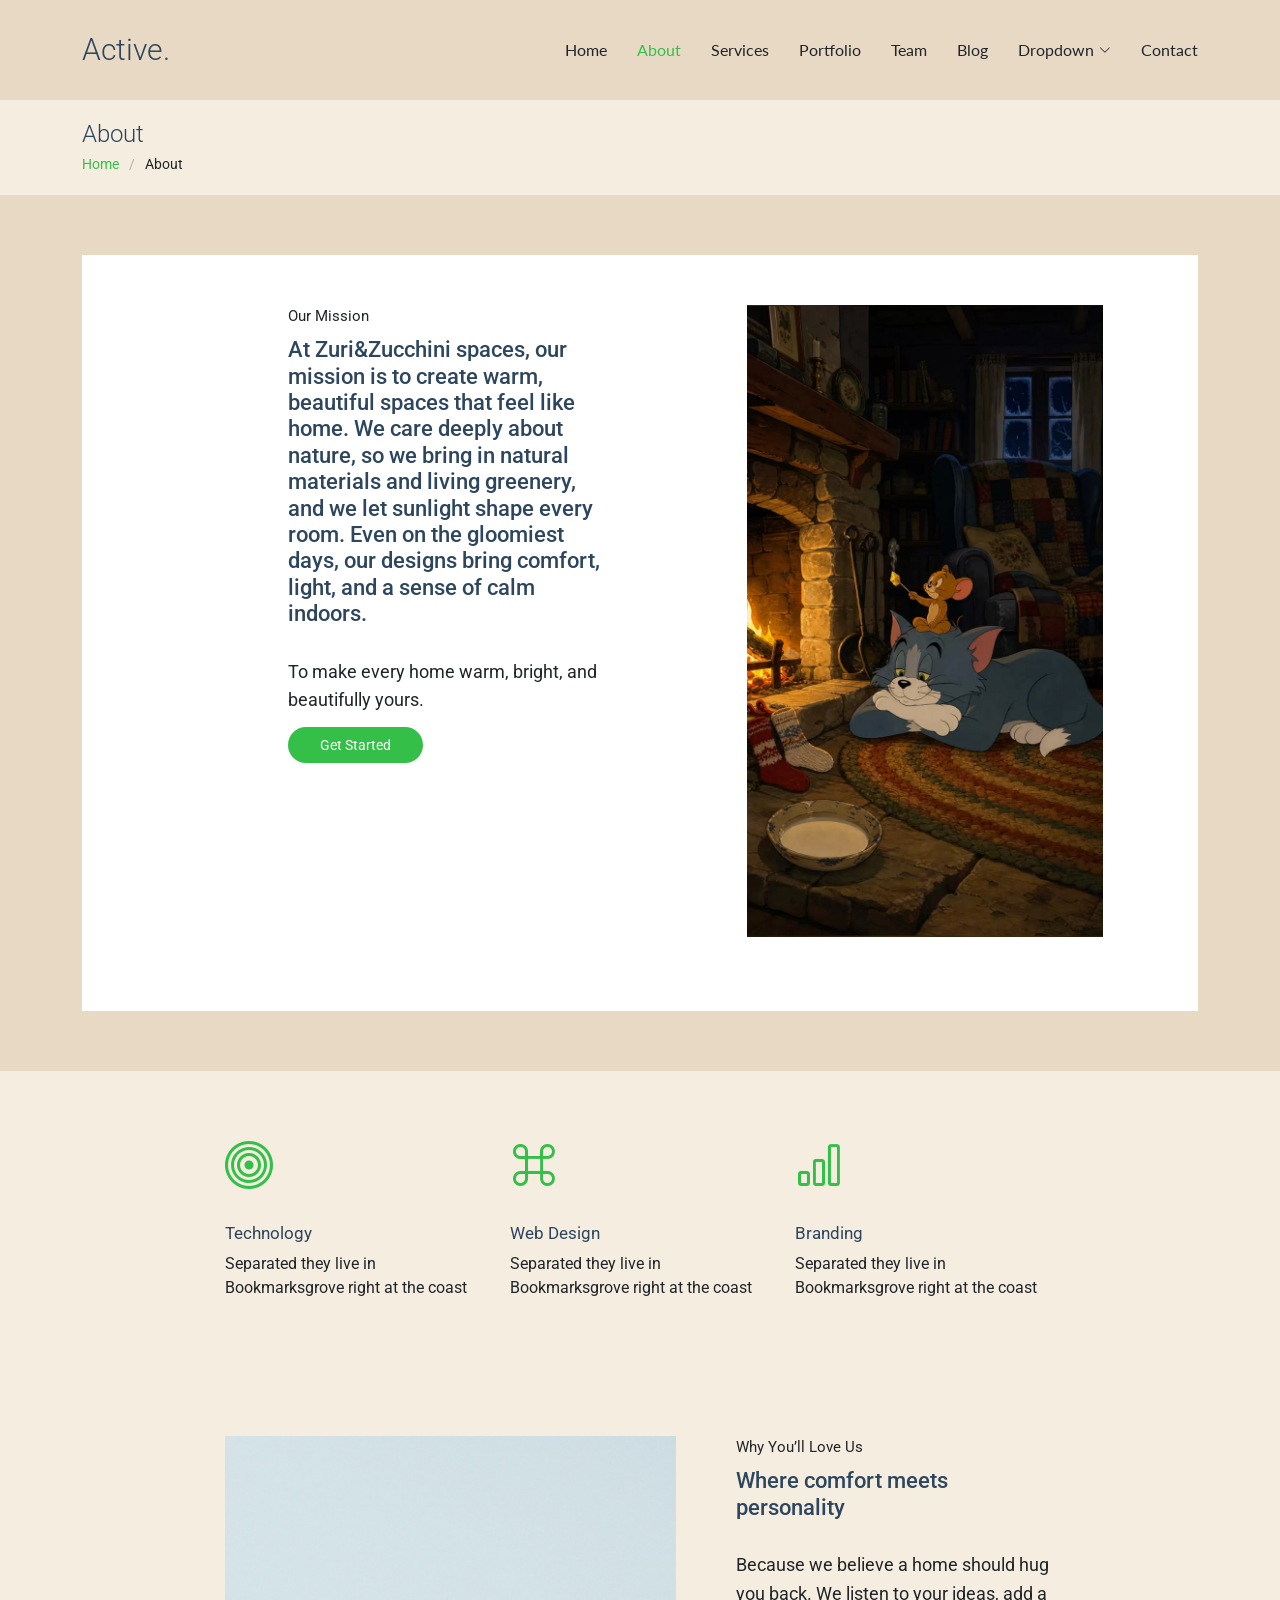
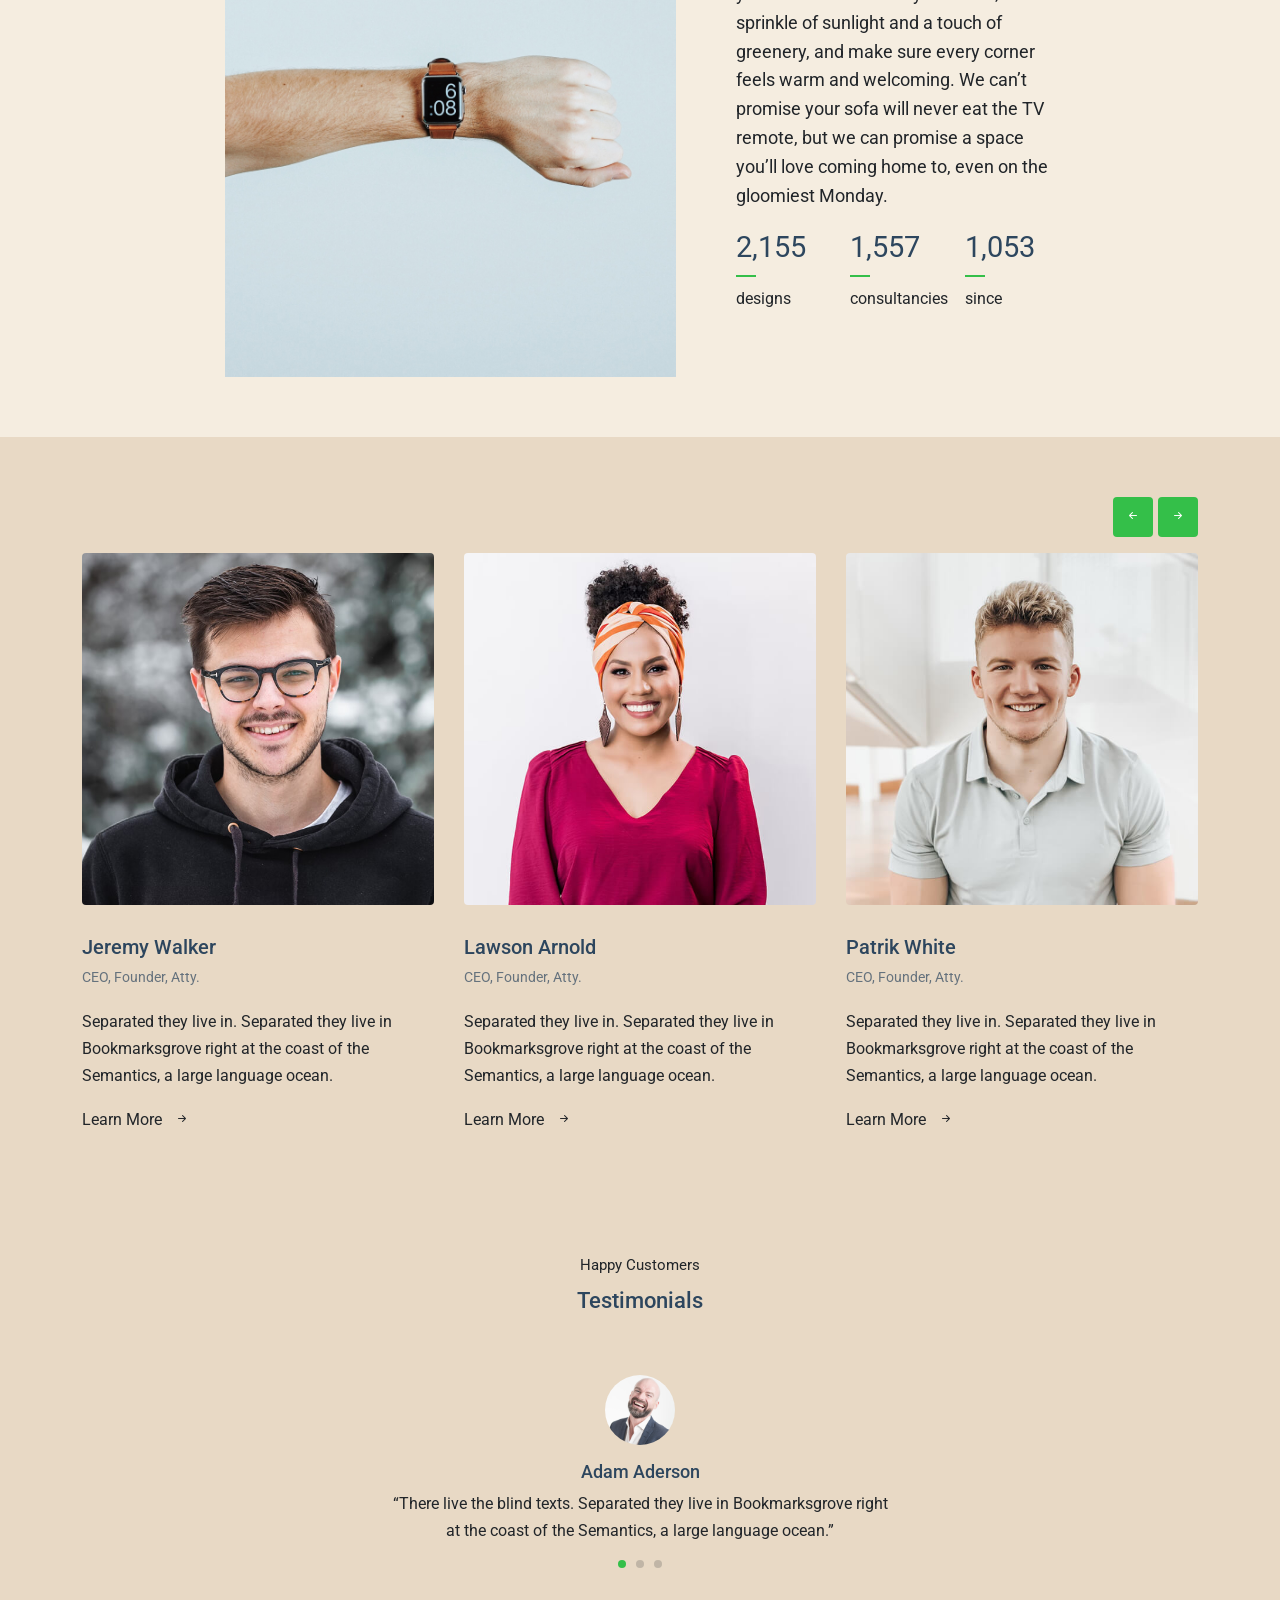
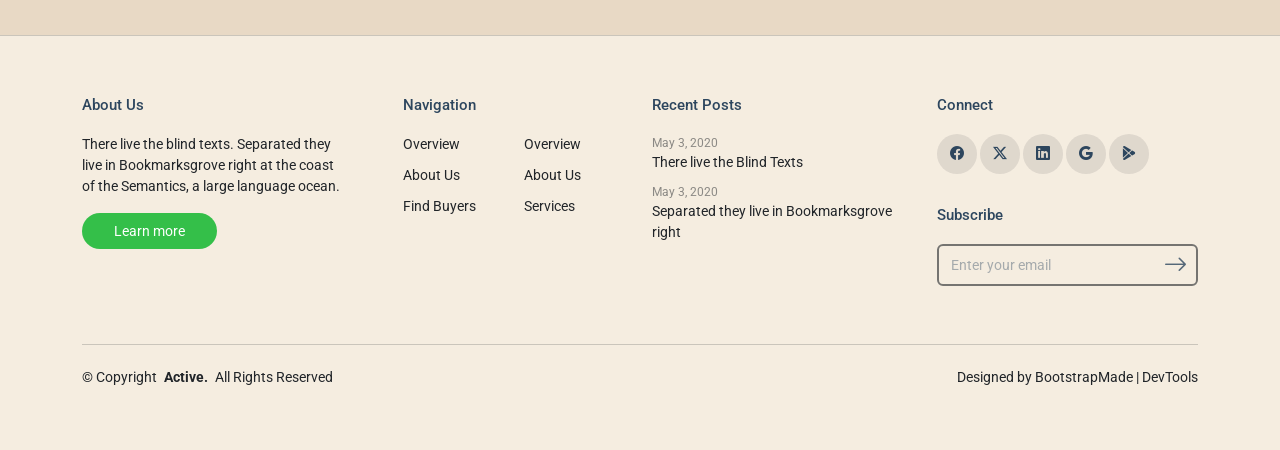
<file: about.html>
<!DOCTYPE html>
<html lang="en">

<head>
  <meta charset="utf-8">
  <meta content="width=device-width, initial-scale=1.0" name="viewport">
  <title>Zuri&Zucchini spaces</title>
  <meta name="description" content="">
  <meta name="keywords" content="">

  <!-- Favicons -->
  <link href="assets/img/favicon.png" rel="icon">
  <link href="assets/img/apple-touch-icon.png" rel="apple-touch-icon">

  <!-- Fonts -->
  <link href="https://fonts.googleapis.com" rel="preconnect">
  <link href="https://fonts.gstatic.com" rel="preconnect" crossorigin>
  <link href="https://fonts.googleapis.com/css2?family=Roboto:ital,wght@0,100;0,300;0,400;0,500;0,700;0,900;1,100;1,300;1,400;1,500;1,700;1,900&family=Lato:ital,wght@0,100;0,300;0,400;0,700;0,900;1,100;1,300;1,400;1,700;1,900&display=swap" rel="stylesheet">

  <!-- Vendor CSS Files -->
  <link href="assets/vendor/bootstrap/css/bootstrap.min.css" rel="stylesheet">
  <link href="assets/vendor/bootstrap-icons/bootstrap-icons.css" rel="stylesheet">
  <link href="assets/vendor/aos/aos.css" rel="stylesheet">
  <link href="assets/vendor/swiper/swiper-bundle.min.css" rel="stylesheet">
  <link href="assets/vendor/glightbox/css/glightbox.min.css" rel="stylesheet">

  <!-- Main CSS File -->
  <link href="assets/css/main.css" rel="stylesheet">

  <!-- =======================================================
  * Template Name: Active
  * Template URL: https://bootstrapmade.com/active-bootstrap-website-template/
  * Updated: Aug 07 2024 with Bootstrap v5.3.3
  * Author: BootstrapMade.com
  * License: https://bootstrapmade.com/license/
  ======================================================== -->
</head>

<body class="about-page">

  <header id="header" class="header d-flex align-items-center sticky-top">
    <div class="container-fluid container-xl position-relative d-flex align-items-center justify-content-between">

      <a href="index.html" class="logo d-flex align-items-center">
        <!-- Uncomment the line below if you also wish to use an image logo -->
        <!-- <img src="assets/img/logo.png" alt=""> -->
        <h1 class="sitename">Active.</h1>
      </a>

      <nav id="navmenu" class="navmenu">
        <ul>
          <li><a href="index.html">Home</a></li>
          <li><a href="about.html" class="active">About</a></li>
          <li><a href="services.html">Services</a></li>
          <li><a href="portfolio.html">Portfolio</a></li>
          <li><a href="team.html">Team</a></li>
          <li><a href="blog.html">Blog</a></li>
          <li class="dropdown"><a href="#"><span>Dropdown</span> <i class="bi bi-chevron-down toggle-dropdown"></i></a>
            <ul>
              <li><a href="#">Dropdown 1</a></li>
              <li class="dropdown"><a href="#"><span>Deep Dropdown</span> <i class="bi bi-chevron-down toggle-dropdown"></i></a>
                <ul>
                  <li><a href="#">Deep Dropdown 1</a></li>
                  <li><a href="#">Deep Dropdown 2</a></li>
                  <li><a href="#">Deep Dropdown 3</a></li>
                  <li><a href="#">Deep Dropdown 4</a></li>
                  <li><a href="#">Deep Dropdown 5</a></li>
                </ul>
              </li>
              <li><a href="#">Dropdown 2</a></li>
              <li><a href="#">Dropdown 3</a></li>
              <li><a href="#">Dropdown 4</a></li>
            </ul>
          </li>
          <li><a href="contact.html">Contact</a></li>
        </ul>
        <i class="mobile-nav-toggle d-xl-none bi bi-list"></i>
      </nav>

    </div>
  </header>

  <main class="main">

    <!-- Page Title -->
    <div class="page-title light-background">
      <div class="container">
        <h1>About</h1>
        <nav class="breadcrumbs">
          <ol>
            <li><a href="index.html">Home</a></li>
            <li class="current">About</li>
          </ol>
        </nav>
      </div>
    </div><!-- End Page Title -->

    <!-- About 2 Section -->
    <section id="about-2" class="about-2 section">

      <div class="container">
        <div class="content">
          <div class="row justify-content-center">
            <div class="col-sm-12 col-md-5 col-lg-4 col-xl-4 order-lg-2 offset-xl-1 mb-4">
              <div class="img-wrap text-center text-md-left" data-aos="fade-up" data-aos-delay="100">
                <div class="img">
                  <img src="assets/my images/mission image.png" alt="circle image" class="img-fluid">
                </div>
              </div>
            </div>

            <div class="offset-md-0 offset-lg-1 col-sm-12 col-md-5 col-lg-5 col-xl-4" data-aos="fade-up">
              <div class="px-3">
                <span class="content-subtitle">Our Mission</span>
                <h2 class="content-title text-start">
                  At Zuri&Zucchini spaces, our mission is to create warm, beautiful spaces that feel like home. We care deeply about nature, so we bring in natural materials and living greenery, and we let sunlight shape every room. Even on the gloomiest days, our designs bring comfort, light, and a sense of calm indoors.
                </h2>
                <p class="lead">
                  To make every home warm, bright, and beautifully yours.
                </p>
                <!-- <p class="mb-5">
                  The Big Oxmox advised her not to do so, because there were
                  thousands of bad Commas, wild Question Marks and devious Semikoli.
                </p> -->
                <p>
                  <a href="#" class="btn-get-started">Get Started</a>
                </p>
              </div>
            </div>
          </div>
        </div>
      </div>
    </section><!-- /About 2 Section -->

    <!-- Services Section -->
    <section id="services" class="services section light-background">

      <div class="container">
        <div class="row gy-4 justify-content-center">

          <div class="col-lg-3">
            <div class="services-item" data-aos="fade-up">
              <div class="services-icon">
                <i class="bi bi-bullseye"></i>
              </div>
              <div>
                <h3>Technology</h3>
                <p>Separated they live in Bookmarksgrove right at the coast</p>
              </div>
            </div>
          </div>

          <div class="col-lg-3">
            <div class="services-item" data-aos="fade-up" data-aos-delay="100">
              <div class="services-icon">
                <i class="bi bi-command"></i>
              </div>
              <div>
                <h3>Web Design</h3>
                <p>Separated they live in Bookmarksgrove right at the coast</p>
              </div>
            </div>
          </div>

          <div class="col-lg-3">
            <div class="services-item" data-aos="fade-up" data-aos-delay="200">
              <div class="services-icon">
                <i class="bi bi-bar-chart"></i>
              </div>
              <div>
                <h3>Branding</h3>
                <p>Separated they live in Bookmarksgrove right at the coast</p>
              </div>
            </div>
          </div>

        </div>
      </div>
    </section><!-- /Services Section -->

    <!-- Stats Section -->
    <section id="stats" class="stats section light-background">

      <div class="container">

        <div class="row gy-4 justify-content-center">

          <div class="col-lg-5">
            <div class="images-overlap">
              <img src="assets/img/img_v_1.jpg" alt="student" class="img-fluid img-1" data-aos="fade-up">
            </div>
          </div>

          <div class="col-lg-4 ps-lg-5">
            <span class="content-subtitle">Why You’ll Love Us</span>
            <h2 class="content-title">Where comfort meets personality</h2>
            <p class="lead">
              Because we believe a home should hug you back. We listen to your ideas, add a sprinkle of sunlight and a touch of greenery, and make sure every corner feels warm and welcoming. We can’t promise your sofa will never eat the TV remote, but we can promise a space you’ll love coming home to, even on the gloomiest Monday.
            
            </p>
            <!-- <p class="mb-5">
              There live the blind texts. Separated they live in Bookmarksgrove
              right at the coast of the Semantics, a large language ocean.
            </p> -->
            <div class="row mb-5 count-numbers"> 

              <!-- Start Stats Item -->
              <div class="col-4 counter" data-aos="fade-up" data-aos-delay="100">
                <span data-purecounter-separator="true" data-purecounter-start="0" data-purecounter-end="3919" data-purecounter-duration="1" class="purecounter number"></span>
                <span class="d-block">designs</span>
              </div>
              <!-- End Stats Item -->

              <!-- Start Stats Item -->
              <div class="col-4 counter" data-aos="fade-up" data-aos-delay="200">
                <span data-purecounter-separator="true" data-purecounter-start="0" data-purecounter-end="2831" data-purecounter-duration="1" class="purecounter number"></span>
                <span class="d-block">consultancies</span>
              </div>
              <!-- End Stats Item -->

              <!-- Start Stats Item -->
              <div class="col-4 counter" data-aos="fade-up" data-aos-delay="300">
                <span data-purecounter-separator="true" data-purecounter-start="0" data-purecounter-end="1914" data-purecounter-duration="1" class="purecounter number"></span>
                <span class="d-block">since</span>
              </div>
              <!-- End Stats Item -->

            </div>
          </div>

        </div>

      </div>
    </section><!-- /Stats Section -->

    <!-- Team Section -->
    <section id="team" class="team section">

      <div class="site-section slider-team-wrap">
        <div class="container">

          <div class="slider-nav d-flex justify-content-end mb-3">
            <a href="#" class="js-prev js-custom-prev"><i class="bi bi-arrow-left-short"></i></a>
            <a href="#" class="js-next js-custom-next"><i class="bi bi-arrow-right-short"></i></a>
          </div>

          <div class="swiper init-swiper" data-aos="fade-up" data-aos-delay="100">
            <script type="application/json" class="swiper-config">
              {
                "loop": true,
                "speed": 600,
                "autoplay": {
                  "delay": 5000
                },
                "slidesPerView": "1",
                "pagination": {
                  "el": ".swiper-pagination",
                  "type": "bullets",
                  "clickable": true
                },
                "navigation": {
                  "nextEl": ".js-custom-next",
                  "prevEl": ".js-custom-prev"
                },
                "breakpoints": {
                  "640": {
                    "slidesPerView": 2,
                    "spaceBetween": 30
                  },
                  "768": {
                    "slidesPerView": 3,
                    "spaceBetween": 30
                  },
                  "1200": {
                    "slidesPerView": 3,
                    "spaceBetween": 30
                  }
                }
              }
            </script>
            <div class="swiper-wrapper">
              <div class="swiper-slide">
                <div class="team">
                  <div class="pic">
                    <img src="assets/img/team/team-1.jpg" alt="Image" class="img-fluid">
                  </div>
                  <h3 clas="">
                    <a href="#"><span class="">Jeremy</span> Walker</a>
                  </h3>
                  <span class="d-block position">CEO, Founder, Atty.</span>
                  <p>
                    Separated they live in. Separated they live in Bookmarksgrove
                    right at the coast of the Semantics, a large language ocean.
                  </p>
                  <p class="mb-0">
                    <a href="#" class="more dark">Learn More <span class="bi bi-arrow-right-short"></span></a>
                  </p>
                </div>
              </div>
              <div class="swiper-slide">
                <div class="team">
                  <div class="pic">
                    <img src="assets/img/team/team-2.jpg" alt="Image" class="img-fluid">
                  </div>
                  <h3 clas="">
                    <a href="#"><span class="">Lawson</span> Arnold</a>
                  </h3>
                  <span class="d-block position">CEO, Founder, Atty.</span>
                  <p>
                    Separated they live in. Separated they live in Bookmarksgrove
                    right at the coast of the Semantics, a large language ocean.
                  </p>
                  <p class="mb-0">
                    <a href="#" class="more dark">Learn More <span class="bi bi-arrow-right-short"></span></a>
                  </p>
                </div>
              </div>
              <div class="swiper-slide">
                <div class="team">
                  <div class="pic">
                    <img src="assets/img/team/team-3.jpg" alt="Image" class="img-fluid">
                  </div>
                  <h3 clas="">
                    <a href="#"><span class="">Patrik</span> White</a>
                  </h3>
                  <span class="d-block position">CEO, Founder, Atty.</span>
                  <p>
                    Separated they live in. Separated they live in Bookmarksgrove
                    right at the coast of the Semantics, a large language ocean.
                  </p>
                  <p class="mb-0">
                    <a href="#" class="more dark">Learn More <span class="bi bi-arrow-right-short"></span></a>
                  </p>
                </div>
              </div>
              <div class="swiper-slide">
                <div class="team">
                  <div class="pic">
                    <img src="assets/img/team/team-4.jpg" alt="Image" class="img-fluid">
                  </div>
                  <h3 clas="">
                    <a href="#"><span class="">Kathryn</span> Ryan</a>
                  </h3>
                  <span class="d-block position">CEO, Founder, Atty.</span>
                  <p>
                    Separated they live in. Separated they live in Bookmarksgrove
                    right at the coast of the Semantics, a large language ocean.
                  </p>
                  <p class="mb-0">
                    <a href="#" class="more dark">Learn More <span class="bi bi-arrow-right-short"></span></a>
                  </p>
                </div>
              </div>
              <!-- <div class="swiper-slide"></div> -->
            </div>
          </div>
        </div>
        <!-- /.container -->
      </div>
    </section><!-- /Team Section -->

    <!-- Testimonials Section -->
    <section id="testimonials" class="testimonials section">
      <!-- Section Title -->
      <div class="container section-title" data-aos="fade-up">
        <p>Happy Customers</p>
        <h2>Testimonials</h2>
      </div><!-- End Section Title -->

      <div class="container" data-aos="fade-up">
        <div class="row justify-content-center">
          <div class="col-lg-7">
            <div class="swiper init-swiper">
              <script type="application/json" class="swiper-config">
                {
                  "loop": true,
                  "speed": 600,
                  "autoplay": {
                    "delay": 5000
                  },
                  "slidesPerView": "auto",
                  "pagination": {
                    "el": ".swiper-pagination",
                    "type": "bullets",
                    "clickable": true
                  },
                  "breakpoints": {
                    "320": {
                      "slidesPerView": 1,
                      "spaceBetween": 40
                    },
                    "1200": {
                      "slidesPerView": 1,
                      "spaceBetween": 1
                    }
                  }
                }
              </script>
              <div class="swiper-wrapper">
                <div class="swiper-slide">
                  <div class="testimonial mx-auto">
                    <figure class="img-wrap">
                      <img src="assets/img/testimonials/testimonials-1.jpg" alt="Image" class="img-fluid">
                    </figure>
                    <h3 class="name">Adam Aderson</h3>
                    <blockquote>
                      <p>
                        “There live the blind texts. Separated they live in
                        Bookmarksgrove right at the coast of the Semantics, a large
                        language ocean.”
                      </p>
                    </blockquote>
                  </div>
                </div>
                <div class="swiper-slide">
                  <div class="testimonial mx-auto">
                    <figure class="img-wrap">
                      <img src="assets/img/testimonials/testimonials-2.jpg" alt="Image" class="img-fluid">
                    </figure>
                    <h3 class="name">Lukas Devlin</h3>
                    <blockquote>
                      <p>
                        “There live the blind texts. Separated they live in
                        Bookmarksgrove right at the coast of the Semantics, a large
                        language ocean.”
                      </p>
                    </blockquote>
                  </div>
                </div>
                <div class="swiper-slide">
                  <div class="testimonial mx-auto">
                    <figure class="img-wrap">
                      <img src="assets/img/testimonials/testimonials-3.jpg" alt="Image" class="img-fluid">
                    </figure>
                    <h3 class="name">Kayla Bryant</h3>
                    <blockquote>
                      <p>
                        “There live the blind texts. Separated they live in
                        Bookmarksgrove right at the coast of the Semantics, a large
                        language ocean.”
                      </p>
                    </blockquote>
                  </div>
                </div>
              </div>
              <div class="swiper-pagination"></div>
            </div>
          </div>
        </div>
      </div>
    </section><!-- /Testimonials Section -->

  </main>

  <footer id="footer" class="footer light-background">
    <div class="container">
      <div class="row g-4">
        <div class="col-md-6 col-lg-3 mb-3 mb-md-0">
          <div class="widget">
            <h3 class="widget-heading">About Us</h3>
            <p class="mb-4">
              There live the blind texts. Separated they live in Bookmarksgrove
              right at the coast of the Semantics, a large language ocean.
            </p>
            <p class="mb-0">
              <a href="#" class="btn-learn-more">Learn more</a>
            </p>
          </div>
        </div>
        <div class="col-md-6 col-lg-3 ps-lg-5 mb-3 mb-md-0">
          <div class="widget">
            <h3 class="widget-heading">Navigation</h3>
            <ul class="list-unstyled float-start me-5">
              <li><a href="#">Overview</a></li>
              <li><a href="#">About Us</a></li>
              <li><a href="#">Find Buyers</a></li>
            </ul>
            <ul class="list-unstyled float-start">
              <li><a href="#">Overview</a></li>
              <li><a href="#">About Us</a></li>
              <li><a href="#">Services</a></li>
            </ul>
          </div>
        </div>
        <div class="col-md-6 col-lg-3 pl-lg-5">
          <div class="widget">
            <h3 class="widget-heading">Recent Posts</h3>
            <ul class="list-unstyled footer-blog-entry">
              <li>
                <span class="d-block date">May 3, 2020</span>
                <a href="#">There live the Blind Texts</a>
              </li>
              <li>
                <span class="d-block date">May 3, 2020</span>
                <a href="#">Separated they live in Bookmarksgrove right</a>
              </li>
            </ul>
          </div>
        </div>
        <div class="col-md-6 col-lg-3 pl-lg-5">
          <div class="widget">
            <h3 class="widget-heading">Connect</h3>
            <ul class="list-unstyled social-icons light mb-3">
              <li>
                <a href="#"><span class="bi bi-facebook"></span></a>
              </li>
              <li>
                <a href="#"><span class="bi bi-twitter-x"></span></a>
              </li>
              <li>
                <a href="#"><span class="bi bi-linkedin"></span></a>
              </li>
              <li>
                <a href="#"><span class="bi bi-google"></span></a>
              </li>
              <li>
                <a href="#"><span class="bi bi-google-play"></span></a>
              </li>
            </ul>
          </div>

          <div class="widget">
            <div class="footer-subscribe">
              <h3 class="widget-heading">Subscribe</h3>
              <form action="forms/newsletter.php" method="post" class="php-email-form">
                <div class="mb-2">
                  <input type="text" class="form-control" name="email" placeholder="Enter your email">

                  <button type="submit" class="btn btn-link">
                    <span class="bi bi-arrow-right"></span>
                  </button>
                </div>
                <div class="loading">Loading</div>
                <div class="error-message"></div>
                <div class="sent-message">
                  Your subscription request has been sent. Thank you!
                </div>
              </form>
            </div>
          </div>
        </div>
      </div>

      <div class="copyright d-flex flex-column flex-md-row align-items-center justify-content-md-between">
        <p>© <span>Copyright</span> <strong class="px-1 sitename">Active.</strong> <span>All Rights Reserved</span></p>
        <div class="credits">
          <!-- All the links in the footer should remain intact. -->
          <!-- You can delete the links only if you've purchased the pro version. -->
          <!-- Licensing information: https://bootstrapmade.com/license/ -->
          <!-- Purchase the pro version with working PHP/AJAX contact form: [buy-url] -->
          Designed by <a href="https://bootstrapmade.com/">BootstrapMade</a> | <a href="https://bootstrapmade.com/tools/">DevTools</a>
        </div>
      </div>
    </div>
  </footer>

  <!-- Scroll Top -->
  <a href="#" id="scroll-top" class="scroll-top d-flex align-items-center justify-content-center"><i class="bi bi-arrow-up-short"></i></a>

  <!-- Preloader -->
  <div id="preloader"></div>

  <!-- Vendor JS Files -->
  <script src="assets/vendor/bootstrap/js/bootstrap.bundle.min.js"></script>
  <script src="assets/vendor/php-email-form/validate.js"></script>
  <script src="assets/vendor/aos/aos.js"></script>
  <script src="assets/vendor/swiper/swiper-bundle.min.js"></script>
  <script src="assets/vendor/purecounter/purecounter_vanilla.js"></script>
  <script src="assets/vendor/glightbox/js/glightbox.min.js"></script>
  <script src="assets/vendor/imagesloaded/imagesloaded.pkgd.min.js"></script>
  <script src="assets/vendor/isotope-layout/isotope.pkgd.min.js"></script>

  <!-- Main JS File -->
  <script src="assets/js/main.js"></script>

</body>

</html>
</file>
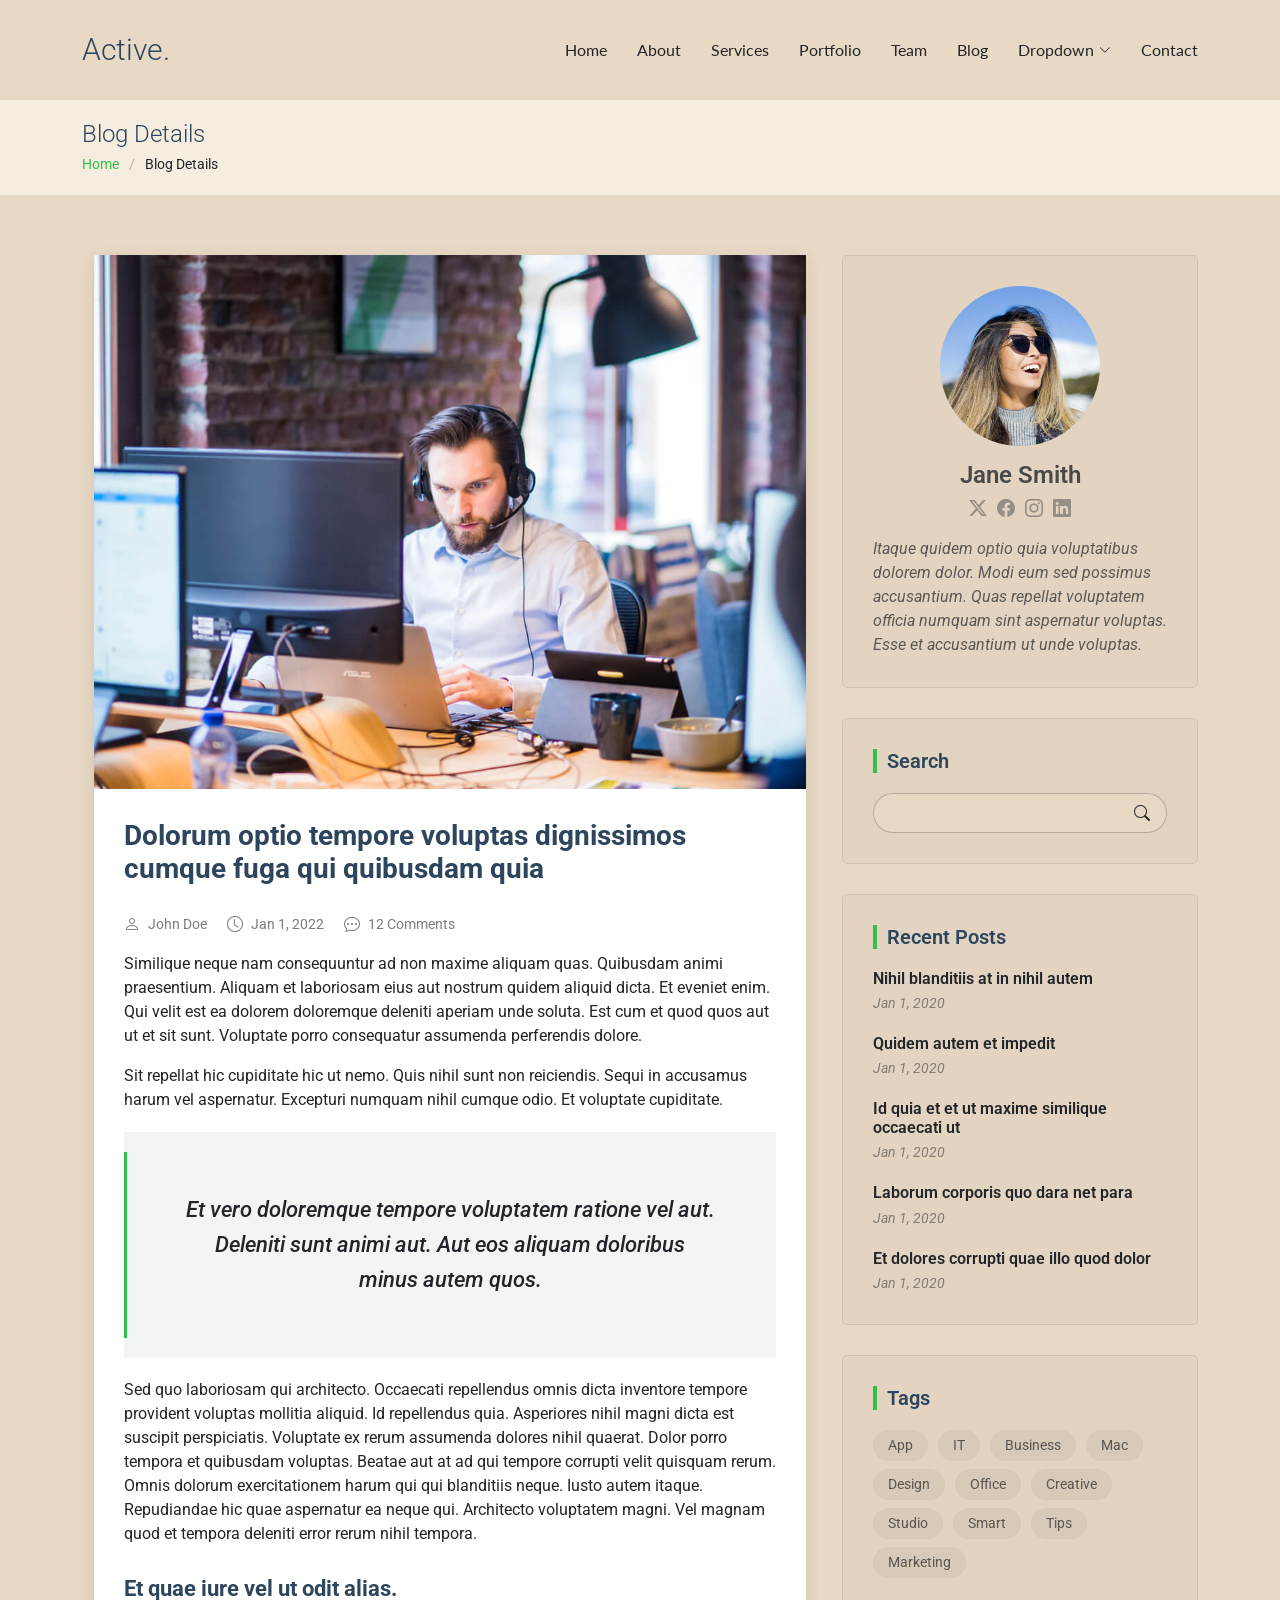
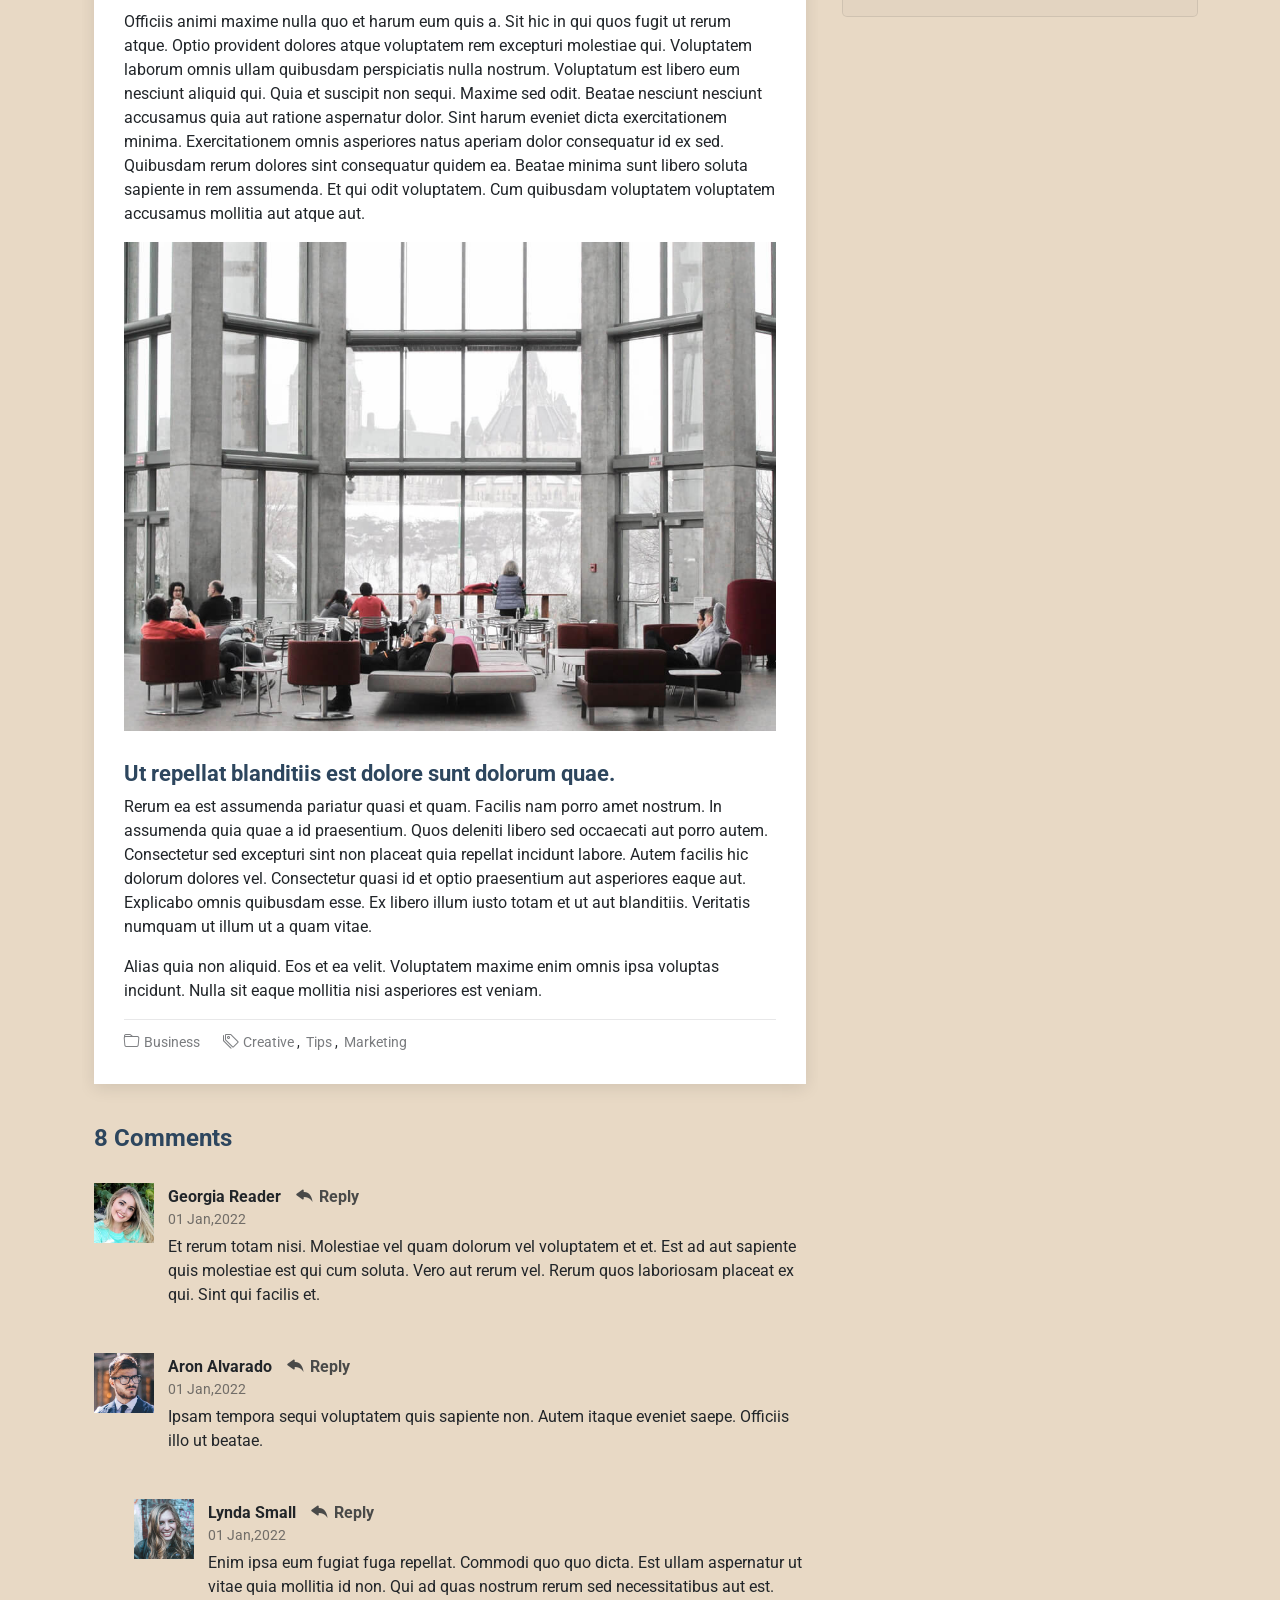
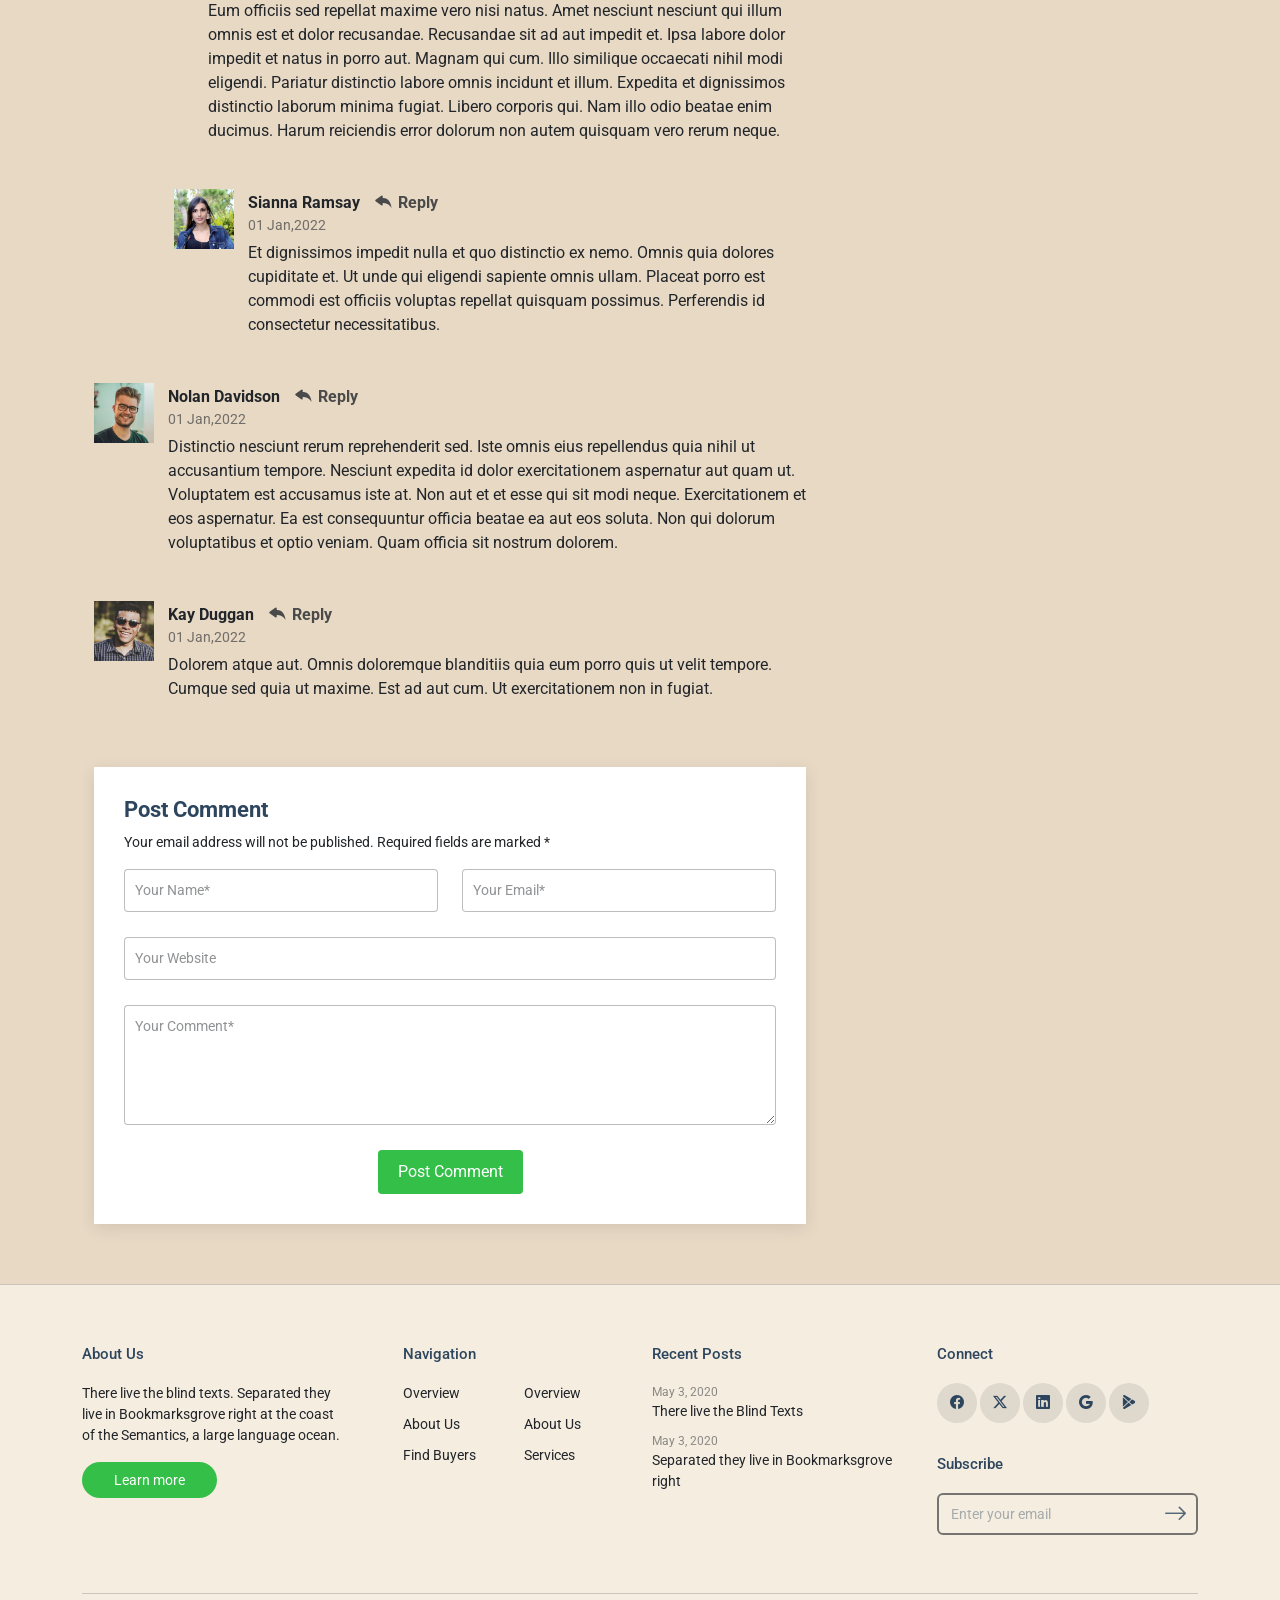
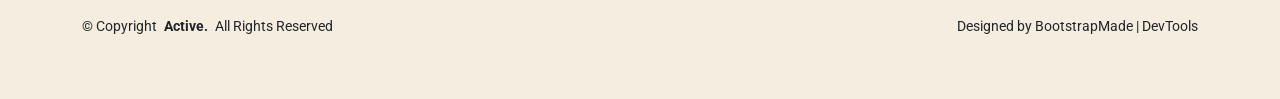
<file: blog-details.html>
<!DOCTYPE html>
<html lang="en">

<head>
  <meta charset="utf-8">
  <meta content="width=device-width, initial-scale=1.0" name="viewport">
  <title>Blog Details - Active Bootstrap Template</title>
  <meta name="description" content="">
  <meta name="keywords" content="">

  <!-- Favicons -->
  <link href="assets/img/favicon.png" rel="icon">
  <link href="assets/img/apple-touch-icon.png" rel="apple-touch-icon">

  <!-- Fonts -->
  <link href="https://fonts.googleapis.com" rel="preconnect">
  <link href="https://fonts.gstatic.com" rel="preconnect" crossorigin>
  <link href="https://fonts.googleapis.com/css2?family=Roboto:ital,wght@0,100;0,300;0,400;0,500;0,700;0,900;1,100;1,300;1,400;1,500;1,700;1,900&family=Lato:ital,wght@0,100;0,300;0,400;0,700;0,900;1,100;1,300;1,400;1,700;1,900&display=swap" rel="stylesheet">

  <!-- Vendor CSS Files -->
  <link href="assets/vendor/bootstrap/css/bootstrap.min.css" rel="stylesheet">
  <link href="assets/vendor/bootstrap-icons/bootstrap-icons.css" rel="stylesheet">
  <link href="assets/vendor/aos/aos.css" rel="stylesheet">
  <link href="assets/vendor/swiper/swiper-bundle.min.css" rel="stylesheet">
  <link href="assets/vendor/glightbox/css/glightbox.min.css" rel="stylesheet">

  <!-- Main CSS File -->
  <link href="assets/css/main.css" rel="stylesheet">

  <!-- =======================================================
  * Template Name: Active
  * Template URL: https://bootstrapmade.com/active-bootstrap-website-template/
  * Updated: Aug 07 2024 with Bootstrap v5.3.3
  * Author: BootstrapMade.com
  * License: https://bootstrapmade.com/license/
  ======================================================== -->
</head>

<body class="blog-details-page">

  <header id="header" class="header d-flex align-items-center sticky-top">
    <div class="container-fluid container-xl position-relative d-flex align-items-center justify-content-between">

      <a href="index.html" class="logo d-flex align-items-center">
        <!-- Uncomment the line below if you also wish to use an image logo -->
        <!-- <img src="assets/img/logo.png" alt=""> -->
        <h1 class="sitename">Active.</h1>
      </a>

      <nav id="navmenu" class="navmenu">
        <ul>
          <li><a href="index.html">Home</a></li>
          <li><a href="about.html">About</a></li>
          <li><a href="services.html">Services</a></li>
          <li><a href="portfolio.html">Portfolio</a></li>
          <li><a href="team.html">Team</a></li>
          <li><a href="blog.html">Blog</a></li>
          <li class="dropdown"><a href="#"><span>Dropdown</span> <i class="bi bi-chevron-down toggle-dropdown"></i></a>
            <ul>
              <li><a href="#">Dropdown 1</a></li>
              <li class="dropdown"><a href="#"><span>Deep Dropdown</span> <i class="bi bi-chevron-down toggle-dropdown"></i></a>
                <ul>
                  <li><a href="#">Deep Dropdown 1</a></li>
                  <li><a href="#">Deep Dropdown 2</a></li>
                  <li><a href="#">Deep Dropdown 3</a></li>
                  <li><a href="#">Deep Dropdown 4</a></li>
                  <li><a href="#">Deep Dropdown 5</a></li>
                </ul>
              </li>
              <li><a href="#">Dropdown 2</a></li>
              <li><a href="#">Dropdown 3</a></li>
              <li><a href="#">Dropdown 4</a></li>
            </ul>
          </li>
          <li><a href="contact.html">Contact</a></li>
        </ul>
        <i class="mobile-nav-toggle d-xl-none bi bi-list"></i>
      </nav>

    </div>
  </header>

  <main class="main">

    <!-- Page Title -->
    <div class="page-title light-background">
      <div class="container">
        <h1>Blog Details</h1>
        <nav class="breadcrumbs">
          <ol>
            <li><a href="index.html">Home</a></li>
            <li class="current">Blog Details</li>
          </ol>
        </nav>
      </div>
    </div><!-- End Page Title -->

    <div class="container">
      <div class="row">

        <div class="col-lg-8">

          <!-- Blog Details Section -->
          <section id="blog-details" class="blog-details section">
            <div class="container">

              <article class="article">

                <div class="post-img">
                  <img src="assets/img/blog/blog-1.jpg" alt="" class="img-fluid">
                </div>

                <h2 class="title">Dolorum optio tempore voluptas dignissimos cumque fuga qui quibusdam quia</h2>

                <div class="meta-top">
                  <ul>
                    <li class="d-flex align-items-center"><i class="bi bi-person"></i> <a href="blog-details.html">John Doe</a></li>
                    <li class="d-flex align-items-center"><i class="bi bi-clock"></i> <a href="blog-details.html"><time datetime="2020-01-01">Jan 1, 2022</time></a></li>
                    <li class="d-flex align-items-center"><i class="bi bi-chat-dots"></i> <a href="blog-details.html">12 Comments</a></li>
                  </ul>
                </div><!-- End meta top -->

                <div class="content">
                  <p>
                    Similique neque nam consequuntur ad non maxime aliquam quas. Quibusdam animi praesentium. Aliquam et laboriosam eius aut nostrum quidem aliquid dicta.
                    Et eveniet enim. Qui velit est ea dolorem doloremque deleniti aperiam unde soluta. Est cum et quod quos aut ut et sit sunt. Voluptate porro consequatur assumenda perferendis dolore.
                  </p>

                  <p>
                    Sit repellat hic cupiditate hic ut nemo. Quis nihil sunt non reiciendis. Sequi in accusamus harum vel aspernatur. Excepturi numquam nihil cumque odio. Et voluptate cupiditate.
                  </p>

                  <blockquote>
                    <p>
                      Et vero doloremque tempore voluptatem ratione vel aut. Deleniti sunt animi aut. Aut eos aliquam doloribus minus autem quos.
                    </p>
                  </blockquote>

                  <p>
                    Sed quo laboriosam qui architecto. Occaecati repellendus omnis dicta inventore tempore provident voluptas mollitia aliquid. Id repellendus quia. Asperiores nihil magni dicta est suscipit perspiciatis. Voluptate ex rerum assumenda dolores nihil quaerat.
                    Dolor porro tempora et quibusdam voluptas. Beatae aut at ad qui tempore corrupti velit quisquam rerum. Omnis dolorum exercitationem harum qui qui blanditiis neque.
                    Iusto autem itaque. Repudiandae hic quae aspernatur ea neque qui. Architecto voluptatem magni. Vel magnam quod et tempora deleniti error rerum nihil tempora.
                  </p>

                  <h3>Et quae iure vel ut odit alias.</h3>
                  <p>
                    Officiis animi maxime nulla quo et harum eum quis a. Sit hic in qui quos fugit ut rerum atque. Optio provident dolores atque voluptatem rem excepturi molestiae qui. Voluptatem laborum omnis ullam quibusdam perspiciatis nulla nostrum. Voluptatum est libero eum nesciunt aliquid qui.
                    Quia et suscipit non sequi. Maxime sed odit. Beatae nesciunt nesciunt accusamus quia aut ratione aspernatur dolor. Sint harum eveniet dicta exercitationem minima. Exercitationem omnis asperiores natus aperiam dolor consequatur id ex sed. Quibusdam rerum dolores sint consequatur quidem ea.
                    Beatae minima sunt libero soluta sapiente in rem assumenda. Et qui odit voluptatem. Cum quibusdam voluptatem voluptatem accusamus mollitia aut atque aut.
                  </p>
                  <img src="assets/img/blog/blog-inside-post.jpg" class="img-fluid" alt="">

                  <h3>Ut repellat blanditiis est dolore sunt dolorum quae.</h3>
                  <p>
                    Rerum ea est assumenda pariatur quasi et quam. Facilis nam porro amet nostrum. In assumenda quia quae a id praesentium. Quos deleniti libero sed occaecati aut porro autem. Consectetur sed excepturi sint non placeat quia repellat incidunt labore. Autem facilis hic dolorum dolores vel.
                    Consectetur quasi id et optio praesentium aut asperiores eaque aut. Explicabo omnis quibusdam esse. Ex libero illum iusto totam et ut aut blanditiis. Veritatis numquam ut illum ut a quam vitae.
                  </p>
                  <p>
                    Alias quia non aliquid. Eos et ea velit. Voluptatem maxime enim omnis ipsa voluptas incidunt. Nulla sit eaque mollitia nisi asperiores est veniam.
                  </p>

                </div><!-- End post content -->

                <div class="meta-bottom">
                  <i class="bi bi-folder"></i>
                  <ul class="cats">
                    <li><a href="#">Business</a></li>
                  </ul>

                  <i class="bi bi-tags"></i>
                  <ul class="tags">
                    <li><a href="#">Creative</a></li>
                    <li><a href="#">Tips</a></li>
                    <li><a href="#">Marketing</a></li>
                  </ul>
                </div><!-- End meta bottom -->

              </article>

            </div>
          </section><!-- /Blog Details Section -->

          <!-- Blog Comments Section -->
          <section id="blog-comments" class="blog-comments section">

            <div class="container">

              <h4 class="comments-count">8 Comments</h4>

              <div id="comment-1" class="comment">
                <div class="d-flex">
                  <div class="comment-img"><img src="assets/img/blog/comments-1.jpg" alt=""></div>
                  <div>
                    <h5><a href="">Georgia Reader</a> <a href="#" class="reply"><i class="bi bi-reply-fill"></i> Reply</a></h5>
                    <time datetime="2020-01-01">01 Jan,2022</time>
                    <p>
                      Et rerum totam nisi. Molestiae vel quam dolorum vel voluptatem et et. Est ad aut sapiente quis molestiae est qui cum soluta.
                      Vero aut rerum vel. Rerum quos laboriosam placeat ex qui. Sint qui facilis et.
                    </p>
                  </div>
                </div>
              </div><!-- End comment #1 -->

              <div id="comment-2" class="comment">
                <div class="d-flex">
                  <div class="comment-img"><img src="assets/img/blog/comments-2.jpg" alt=""></div>
                  <div>
                    <h5><a href="">Aron Alvarado</a> <a href="#" class="reply"><i class="bi bi-reply-fill"></i> Reply</a></h5>
                    <time datetime="2020-01-01">01 Jan,2022</time>
                    <p>
                      Ipsam tempora sequi voluptatem quis sapiente non. Autem itaque eveniet saepe. Officiis illo ut beatae.
                    </p>
                  </div>
                </div>

                <div id="comment-reply-1" class="comment comment-reply">
                  <div class="d-flex">
                    <div class="comment-img"><img src="assets/img/blog/comments-3.jpg" alt=""></div>
                    <div>
                      <h5><a href="">Lynda Small</a> <a href="#" class="reply"><i class="bi bi-reply-fill"></i> Reply</a></h5>
                      <time datetime="2020-01-01">01 Jan,2022</time>
                      <p>
                        Enim ipsa eum fugiat fuga repellat. Commodi quo quo dicta. Est ullam aspernatur ut vitae quia mollitia id non. Qui ad quas nostrum rerum sed necessitatibus aut est. Eum officiis sed repellat maxime vero nisi natus. Amet nesciunt nesciunt qui illum omnis est et dolor recusandae.

                        Recusandae sit ad aut impedit et. Ipsa labore dolor impedit et natus in porro aut. Magnam qui cum. Illo similique occaecati nihil modi eligendi. Pariatur distinctio labore omnis incidunt et illum. Expedita et dignissimos distinctio laborum minima fugiat.

                        Libero corporis qui. Nam illo odio beatae enim ducimus. Harum reiciendis error dolorum non autem quisquam vero rerum neque.
                      </p>
                    </div>
                  </div>

                  <div id="comment-reply-2" class="comment comment-reply">
                    <div class="d-flex">
                      <div class="comment-img"><img src="assets/img/blog/comments-4.jpg" alt=""></div>
                      <div>
                        <h5><a href="">Sianna Ramsay</a> <a href="#" class="reply"><i class="bi bi-reply-fill"></i> Reply</a></h5>
                        <time datetime="2020-01-01">01 Jan,2022</time>
                        <p>
                          Et dignissimos impedit nulla et quo distinctio ex nemo. Omnis quia dolores cupiditate et. Ut unde qui eligendi sapiente omnis ullam. Placeat porro est commodi est officiis voluptas repellat quisquam possimus. Perferendis id consectetur necessitatibus.
                        </p>
                      </div>
                    </div>

                  </div><!-- End comment reply #2-->

                </div><!-- End comment reply #1-->

              </div><!-- End comment #2-->

              <div id="comment-3" class="comment">
                <div class="d-flex">
                  <div class="comment-img"><img src="assets/img/blog/comments-5.jpg" alt=""></div>
                  <div>
                    <h5><a href="">Nolan Davidson</a> <a href="#" class="reply"><i class="bi bi-reply-fill"></i> Reply</a></h5>
                    <time datetime="2020-01-01">01 Jan,2022</time>
                    <p>
                      Distinctio nesciunt rerum reprehenderit sed. Iste omnis eius repellendus quia nihil ut accusantium tempore. Nesciunt expedita id dolor exercitationem aspernatur aut quam ut. Voluptatem est accusamus iste at.
                      Non aut et et esse qui sit modi neque. Exercitationem et eos aspernatur. Ea est consequuntur officia beatae ea aut eos soluta. Non qui dolorum voluptatibus et optio veniam. Quam officia sit nostrum dolorem.
                    </p>
                  </div>
                </div>

              </div><!-- End comment #3 -->

              <div id="comment-4" class="comment">
                <div class="d-flex">
                  <div class="comment-img"><img src="assets/img/blog/comments-6.jpg" alt=""></div>
                  <div>
                    <h5><a href="">Kay Duggan</a> <a href="#" class="reply"><i class="bi bi-reply-fill"></i> Reply</a></h5>
                    <time datetime="2020-01-01">01 Jan,2022</time>
                    <p>
                      Dolorem atque aut. Omnis doloremque blanditiis quia eum porro quis ut velit tempore. Cumque sed quia ut maxime. Est ad aut cum. Ut exercitationem non in fugiat.
                    </p>
                  </div>
                </div>

              </div><!-- End comment #4 -->

            </div>

          </section><!-- /Blog Comments Section -->

          <!-- Comment Form Section -->
          <section id="comment-form" class="comment-form section">
            <div class="container">

              <form action="">

                <h4>Post Comment</h4>
                <p>Your email address will not be published. Required fields are marked * </p>
                <div class="row">
                  <div class="col-md-6 form-group">
                    <input name="name" type="text" class="form-control" placeholder="Your Name*">
                  </div>
                  <div class="col-md-6 form-group">
                    <input name="email" type="text" class="form-control" placeholder="Your Email*">
                  </div>
                </div>
                <div class="row">
                  <div class="col form-group">
                    <input name="website" type="text" class="form-control" placeholder="Your Website">
                  </div>
                </div>
                <div class="row">
                  <div class="col form-group">
                    <textarea name="comment" class="form-control" placeholder="Your Comment*"></textarea>
                  </div>
                </div>

                <div class="text-center">
                  <button type="submit" class="btn btn-primary">Post Comment</button>
                </div>

              </form>

            </div>
          </section><!-- /Comment Form Section -->

        </div>

        <div class="col-lg-4 sidebar">

          <div class="widgets-container">

            <!-- Blog Author Widget -->
            <div class="blog-author-widget widget-item">

              <div class="d-flex flex-column align-items-center">
                <img src="assets/img/blog/blog-author.jpg" class="rounded-circle flex-shrink-0" alt="">
                <h4>Jane Smith</h4>
                <div class="social-links">
                  <a href="https://x.com/#"><i class="bi bi-twitter-x"></i></a>
                  <a href="https://facebook.com/#"><i class="bi bi-facebook"></i></a>
                  <a href="https://instagram.com/#"><i class="biu bi-instagram"></i></a>
                  <a href="https://instagram.com/#"><i class="biu bi-linkedin"></i></a>
                </div>

                <p>
                  Itaque quidem optio quia voluptatibus dolorem dolor. Modi eum sed possimus accusantium. Quas repellat voluptatem officia numquam sint aspernatur voluptas. Esse et accusantium ut unde voluptas.
                </p>

              </div>
            </div><!--/Blog Author Widget -->

            <!-- Search Widget -->
            <div class="search-widget widget-item">

              <h3 class="widget-title">Search</h3>
              <form action="">
                <input type="text">
                <button type="submit" title="Search"><i class="bi bi-search"></i></button>
              </form>

            </div><!--/Search Widget -->

            <!-- Recent Posts Widget -->
            <div class="recent-posts-widget widget-item">

              <h3 class="widget-title">Recent Posts</h3>

              <div class="post-item">
                <h4><a href="blog-details.html">Nihil blanditiis at in nihil autem</a></h4>
                <time datetime="2020-01-01">Jan 1, 2020</time>
              </div><!-- End recent post item-->

              <div class="post-item">
                <h4><a href="blog-details.html">Quidem autem et impedit</a></h4>
                <time datetime="2020-01-01">Jan 1, 2020</time>
              </div><!-- End recent post item-->

              <div class="post-item">
                <h4><a href="blog-details.html">Id quia et et ut maxime similique occaecati ut</a></h4>
                <time datetime="2020-01-01">Jan 1, 2020</time>
              </div><!-- End recent post item-->

              <div class="post-item">
                <h4><a href="blog-details.html">Laborum corporis quo dara net para</a></h4>
                <time datetime="2020-01-01">Jan 1, 2020</time>
              </div><!-- End recent post item-->

              <div class="post-item">
                <h4><a href="blog-details.html">Et dolores corrupti quae illo quod dolor</a></h4>
                <time datetime="2020-01-01">Jan 1, 2020</time>
              </div><!-- End recent post item-->

            </div><!--/Recent Posts Widget -->

            <!-- Tags Widget -->
            <div class="tags-widget widget-item">

              <h3 class="widget-title">Tags</h3>
              <ul>
                <li><a href="#">App</a></li>
                <li><a href="#">IT</a></li>
                <li><a href="#">Business</a></li>
                <li><a href="#">Mac</a></li>
                <li><a href="#">Design</a></li>
                <li><a href="#">Office</a></li>
                <li><a href="#">Creative</a></li>
                <li><a href="#">Studio</a></li>
                <li><a href="#">Smart</a></li>
                <li><a href="#">Tips</a></li>
                <li><a href="#">Marketing</a></li>
              </ul>

            </div><!--/Tags Widget -->

          </div>

        </div>

      </div>
    </div>

  </main>

  <footer id="footer" class="footer light-background">
    <div class="container">
      <div class="row g-4">
        <div class="col-md-6 col-lg-3 mb-3 mb-md-0">
          <div class="widget">
            <h3 class="widget-heading">About Us</h3>
            <p class="mb-4">
              There live the blind texts. Separated they live in Bookmarksgrove
              right at the coast of the Semantics, a large language ocean.
            </p>
            <p class="mb-0">
              <a href="#" class="btn-learn-more">Learn more</a>
            </p>
          </div>
        </div>
        <div class="col-md-6 col-lg-3 ps-lg-5 mb-3 mb-md-0">
          <div class="widget">
            <h3 class="widget-heading">Navigation</h3>
            <ul class="list-unstyled float-start me-5">
              <li><a href="#">Overview</a></li>
              <li><a href="#">About Us</a></li>
              <li><a href="#">Find Buyers</a></li>
            </ul>
            <ul class="list-unstyled float-start">
              <li><a href="#">Overview</a></li>
              <li><a href="#">About Us</a></li>
              <li><a href="#">Services</a></li>
            </ul>
          </div>
        </div>
        <div class="col-md-6 col-lg-3 pl-lg-5">
          <div class="widget">
            <h3 class="widget-heading">Recent Posts</h3>
            <ul class="list-unstyled footer-blog-entry">
              <li>
                <span class="d-block date">May 3, 2020</span>
                <a href="#">There live the Blind Texts</a>
              </li>
              <li>
                <span class="d-block date">May 3, 2020</span>
                <a href="#">Separated they live in Bookmarksgrove right</a>
              </li>
            </ul>
          </div>
        </div>
        <div class="col-md-6 col-lg-3 pl-lg-5">
          <div class="widget">
            <h3 class="widget-heading">Connect</h3>
            <ul class="list-unstyled social-icons light mb-3">
              <li>
                <a href="#"><span class="bi bi-facebook"></span></a>
              </li>
              <li>
                <a href="#"><span class="bi bi-twitter-x"></span></a>
              </li>
              <li>
                <a href="#"><span class="bi bi-linkedin"></span></a>
              </li>
              <li>
                <a href="#"><span class="bi bi-google"></span></a>
              </li>
              <li>
                <a href="#"><span class="bi bi-google-play"></span></a>
              </li>
            </ul>
          </div>

          <div class="widget">
            <div class="footer-subscribe">
              <h3 class="widget-heading">Subscribe</h3>
              <form action="forms/newsletter.php" method="post" class="php-email-form">
                <div class="mb-2">
                  <input type="text" class="form-control" name="email" placeholder="Enter your email">

                  <button type="submit" class="btn btn-link">
                    <span class="bi bi-arrow-right"></span>
                  </button>
                </div>
                <div class="loading">Loading</div>
                <div class="error-message"></div>
                <div class="sent-message">
                  Your subscription request has been sent. Thank you!
                </div>
              </form>
            </div>
          </div>
        </div>
      </div>

      <div class="copyright d-flex flex-column flex-md-row align-items-center justify-content-md-between">
        <p>© <span>Copyright</span> <strong class="px-1 sitename">Active.</strong> <span>All Rights Reserved</span></p>
        <div class="credits">
          <!-- All the links in the footer should remain intact. -->
          <!-- You can delete the links only if you've purchased the pro version. -->
          <!-- Licensing information: https://bootstrapmade.com/license/ -->
          <!-- Purchase the pro version with working PHP/AJAX contact form: [buy-url] -->
          Designed by <a href="https://bootstrapmade.com/">BootstrapMade</a> | <a href="https://bootstrapmade.com/tools/">DevTools</a>
        </div>
      </div>
    </div>
  </footer>

  <!-- Scroll Top -->
  <a href="#" id="scroll-top" class="scroll-top d-flex align-items-center justify-content-center"><i class="bi bi-arrow-up-short"></i></a>

  <!-- Preloader -->
  <div id="preloader"></div>

  <!-- Vendor JS Files -->
  <script src="assets/vendor/bootstrap/js/bootstrap.bundle.min.js"></script>
  <script src="assets/vendor/php-email-form/validate.js"></script>
  <script src="assets/vendor/aos/aos.js"></script>
  <script src="assets/vendor/swiper/swiper-bundle.min.js"></script>
  <script src="assets/vendor/purecounter/purecounter_vanilla.js"></script>
  <script src="assets/vendor/glightbox/js/glightbox.min.js"></script>
  <script src="assets/vendor/imagesloaded/imagesloaded.pkgd.min.js"></script>
  <script src="assets/vendor/isotope-layout/isotope.pkgd.min.js"></script>

  <!-- Main JS File -->
  <script src="assets/js/main.js"></script>

</body>

</html>
</file>
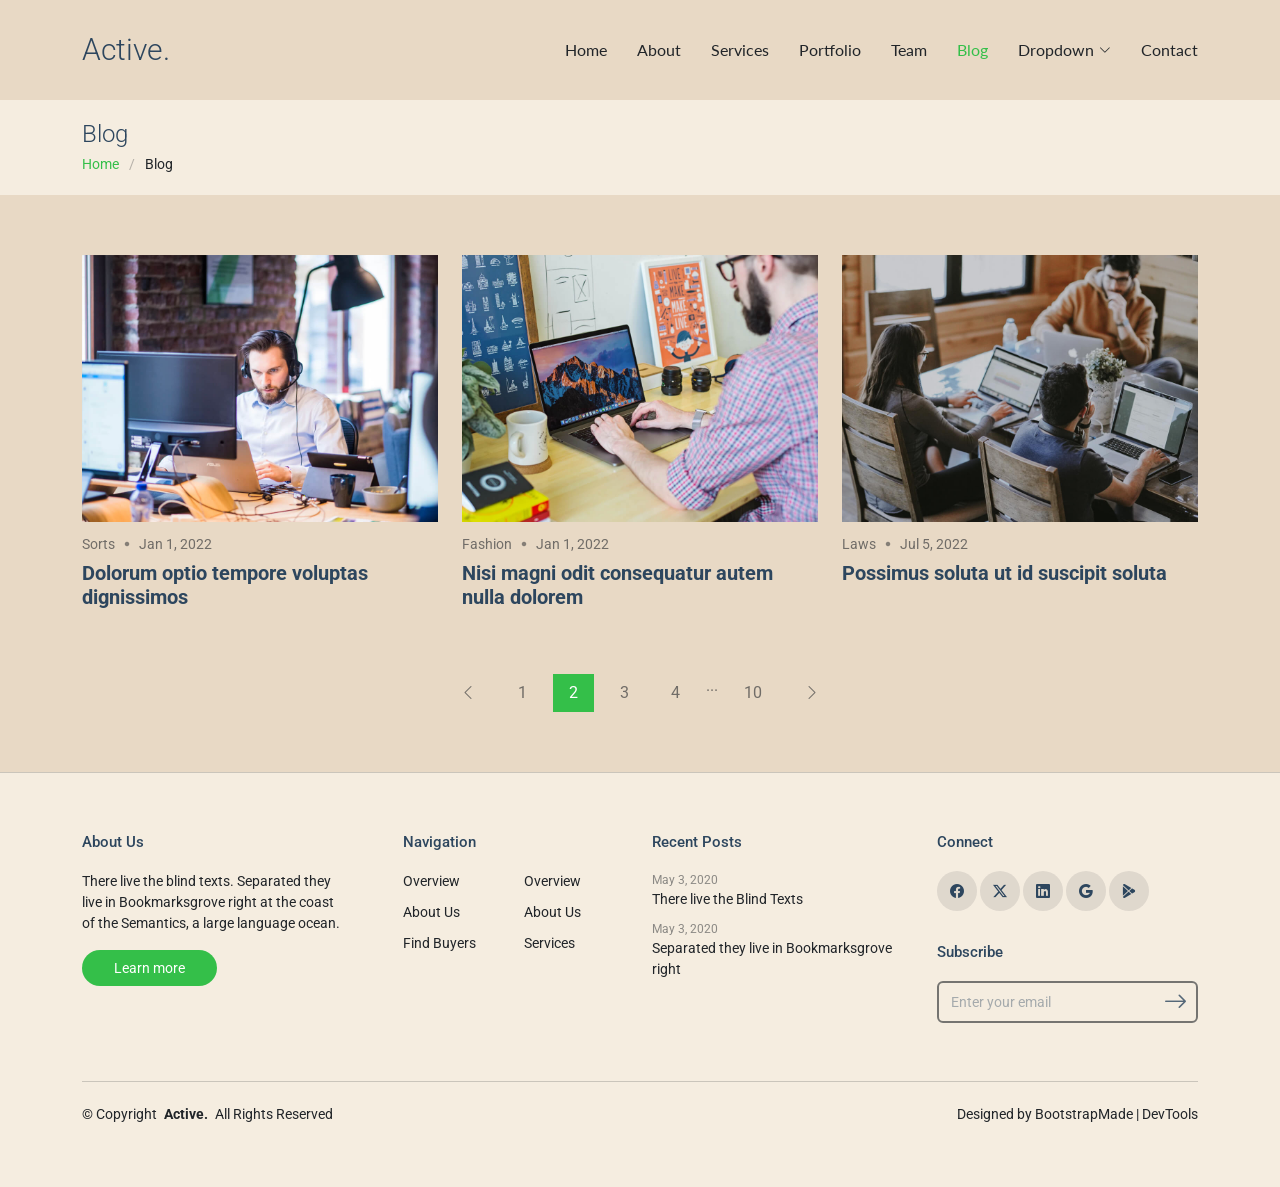
<file: blog.html>
<!DOCTYPE html>
<html lang="en">

<head>
  <meta charset="utf-8">
  <meta content="width=device-width, initial-scale=1.0" name="viewport">
  <title>Blog - Active Bootstrap Template</title>
  <meta name="description" content="">
  <meta name="keywords" content="">

  <!-- Favicons -->
  <link href="assets/img/favicon.png" rel="icon">
  <link href="assets/img/apple-touch-icon.png" rel="apple-touch-icon">

  <!-- Fonts -->
  <link href="https://fonts.googleapis.com" rel="preconnect">
  <link href="https://fonts.gstatic.com" rel="preconnect" crossorigin>
  <link href="https://fonts.googleapis.com/css2?family=Roboto:ital,wght@0,100;0,300;0,400;0,500;0,700;0,900;1,100;1,300;1,400;1,500;1,700;1,900&family=Lato:ital,wght@0,100;0,300;0,400;0,700;0,900;1,100;1,300;1,400;1,700;1,900&display=swap" rel="stylesheet">

  <!-- Vendor CSS Files -->
  <link href="assets/vendor/bootstrap/css/bootstrap.min.css" rel="stylesheet">
  <link href="assets/vendor/bootstrap-icons/bootstrap-icons.css" rel="stylesheet">
  <link href="assets/vendor/aos/aos.css" rel="stylesheet">
  <link href="assets/vendor/swiper/swiper-bundle.min.css" rel="stylesheet">
  <link href="assets/vendor/glightbox/css/glightbox.min.css" rel="stylesheet">

  <!-- Main CSS File -->
  <link href="assets/css/main.css" rel="stylesheet">

  <!-- =======================================================
  * Template Name: Active
  * Template URL: https://bootstrapmade.com/active-bootstrap-website-template/
  * Updated: Aug 07 2024 with Bootstrap v5.3.3
  * Author: BootstrapMade.com
  * License: https://bootstrapmade.com/license/
  ======================================================== -->
</head>

<body class="blog-page">

  <header id="header" class="header d-flex align-items-center sticky-top">
    <div class="container-fluid container-xl position-relative d-flex align-items-center justify-content-between">

      <a href="index.html" class="logo d-flex align-items-center">
        <!-- Uncomment the line below if you also wish to use an image logo -->
        <!-- <img src="assets/img/logo.png" alt=""> -->
        <h1 class="sitename">Active.</h1>
      </a>

      <nav id="navmenu" class="navmenu">
        <ul>
          <li><a href="index.html">Home</a></li>
          <li><a href="about.html">About</a></li>
          <li><a href="services.html">Services</a></li>
          <li><a href="portfolio.html">Portfolio</a></li>
          <li><a href="team.html">Team</a></li>
          <li><a href="blog.html" class="active">Blog</a></li>
          <li class="dropdown"><a href="#"><span>Dropdown</span> <i class="bi bi-chevron-down toggle-dropdown"></i></a>
            <ul>
              <li><a href="#">Dropdown 1</a></li>
              <li class="dropdown"><a href="#"><span>Deep Dropdown</span> <i class="bi bi-chevron-down toggle-dropdown"></i></a>
                <ul>
                  <li><a href="#">Deep Dropdown 1</a></li>
                  <li><a href="#">Deep Dropdown 2</a></li>
                  <li><a href="#">Deep Dropdown 3</a></li>
                  <li><a href="#">Deep Dropdown 4</a></li>
                  <li><a href="#">Deep Dropdown 5</a></li>
                </ul>
              </li>
              <li><a href="#">Dropdown 2</a></li>
              <li><a href="#">Dropdown 3</a></li>
              <li><a href="#">Dropdown 4</a></li>
            </ul>
          </li>
          <li><a href="contact.html">Contact</a></li>
        </ul>
        <i class="mobile-nav-toggle d-xl-none bi bi-list"></i>
      </nav>

    </div>
  </header>

  <main class="main">

    <!-- Page Title -->
    <div class="page-title light-background">
      <div class="container">
        <h1>Blog</h1>
        <nav class="breadcrumbs">
          <ol>
            <li><a href="index.html">Home</a></li>
            <li class="current">Blog</li>
          </ol>
        </nav>
      </div>
    </div><!-- End Page Title -->

    <!-- Blog Posts 2 Section -->
    <section id="blog-posts-2" class="blog-posts-2 section">

      <div class="container">

        <div class="row gy-5">

          <div class="col-lg-4 col-md-6">
            <article>

              <div class="post-img">
                <img src="assets/img/blog/blog-1.jpg" alt="" class="img-fluid">
              </div>

              <div class="meta-top">
                <ul>
                  <li class="d-flex align-items-center"><a href="blog-details.html">Sorts</a></li>
                  <li class="d-flex align-items-center"><i class="bi bi-dot"></i> <a href="blog-details.html"><time datetime="2022-01-01">Jan 1, 2022</time></a></li>
                </ul>
              </div>

              <h2 class="title">
                <a href="blog-details.html">Dolorum optio tempore voluptas dignissimos</a>
              </h2>

            </article>
          </div><!-- End post list item -->

          <div class="col-lg-4 col-md-6">

            <article>

              <div class="post-img">
                <img src="assets/img/blog/blog-2.jpg" alt="" class="img-fluid">
              </div>

              <div class="meta-top">
                <ul>
                  <li class="d-flex align-items-center"><a href="blog-details.html">Fashion</a></li>
                  <li class="d-flex align-items-center"><i class="bi bi-dot"></i> <a href="blog-details.html"><time datetime="2022-01-01">Jan 1, 2022</time></a></li>
                </ul>
              </div>

              <h2 class="title">
                <a href="blog-details.html">Nisi magni odit consequatur autem nulla dolorem</a>
              </h2>

            </article>

          </div><!-- End post list item -->

          <div class="col-lg-4 col-md-6">

            <article>

              <div class="post-img">
                <img src="assets/img/blog/blog-3.jpg" alt="" class="img-fluid">
              </div>

              <div class="meta-top">
                <ul>
                  <li class="d-flex align-items-center"><a href="blog-details.html">Laws</a></li>
                  <li class="d-flex align-items-center"><i class="bi bi-dot"></i> <a href="blog-details.html"><time datetime="2022-01-01">Jul 5, 2022</time></a></li>
                </ul>
              </div>

              <h2 class="title">
                <a href="blog-details.html">Possimus soluta ut id suscipit soluta</a>
              </h2>

            </article>

          </div><!-- End post list item -->

        </div><!-- End blog posts list -->

      </div>

    </section><!-- /Blog Posts 2 Section -->

    <!-- Blog Pagination Section -->
    <section id="blog-pagination" class="blog-pagination section">

      <div class="container">
        <div class="d-flex justify-content-center">
          <ul>
            <li><a href="#"><i class="bi bi-chevron-left"></i></a></li>
            <li><a href="#">1</a></li>
            <li><a href="#" class="active">2</a></li>
            <li><a href="#">3</a></li>
            <li><a href="#">4</a></li>
            <li>...</li>
            <li><a href="#">10</a></li>
            <li><a href="#"><i class="bi bi-chevron-right"></i></a></li>
          </ul>
        </div>
      </div>

    </section><!-- /Blog Pagination Section -->

  </main>

  <footer id="footer" class="footer light-background">
    <div class="container">
      <div class="row g-4">
        <div class="col-md-6 col-lg-3 mb-3 mb-md-0">
          <div class="widget">
            <h3 class="widget-heading">About Us</h3>
            <p class="mb-4">
              There live the blind texts. Separated they live in Bookmarksgrove
              right at the coast of the Semantics, a large language ocean.
            </p>
            <p class="mb-0">
              <a href="#" class="btn-learn-more">Learn more</a>
            </p>
          </div>
        </div>
        <div class="col-md-6 col-lg-3 ps-lg-5 mb-3 mb-md-0">
          <div class="widget">
            <h3 class="widget-heading">Navigation</h3>
            <ul class="list-unstyled float-start me-5">
              <li><a href="#">Overview</a></li>
              <li><a href="#">About Us</a></li>
              <li><a href="#">Find Buyers</a></li>
            </ul>
            <ul class="list-unstyled float-start">
              <li><a href="#">Overview</a></li>
              <li><a href="#">About Us</a></li>
              <li><a href="#">Services</a></li>
            </ul>
          </div>
        </div>
        <div class="col-md-6 col-lg-3 pl-lg-5">
          <div class="widget">
            <h3 class="widget-heading">Recent Posts</h3>
            <ul class="list-unstyled footer-blog-entry">
              <li>
                <span class="d-block date">May 3, 2020</span>
                <a href="#">There live the Blind Texts</a>
              </li>
              <li>
                <span class="d-block date">May 3, 2020</span>
                <a href="#">Separated they live in Bookmarksgrove right</a>
              </li>
            </ul>
          </div>
        </div>
        <div class="col-md-6 col-lg-3 pl-lg-5">
          <div class="widget">
            <h3 class="widget-heading">Connect</h3>
            <ul class="list-unstyled social-icons light mb-3">
              <li>
                <a href="#"><span class="bi bi-facebook"></span></a>
              </li>
              <li>
                <a href="#"><span class="bi bi-twitter-x"></span></a>
              </li>
              <li>
                <a href="#"><span class="bi bi-linkedin"></span></a>
              </li>
              <li>
                <a href="#"><span class="bi bi-google"></span></a>
              </li>
              <li>
                <a href="#"><span class="bi bi-google-play"></span></a>
              </li>
            </ul>
          </div>

          <div class="widget">
            <div class="footer-subscribe">
              <h3 class="widget-heading">Subscribe</h3>
              <form action="forms/newsletter.php" method="post" class="php-email-form">
                <div class="mb-2">
                  <input type="text" class="form-control" name="email" placeholder="Enter your email">

                  <button type="submit" class="btn btn-link">
                    <span class="bi bi-arrow-right"></span>
                  </button>
                </div>
                <div class="loading">Loading</div>
                <div class="error-message"></div>
                <div class="sent-message">
                  Your subscription request has been sent. Thank you!
                </div>
              </form>
            </div>
          </div>
        </div>
      </div>

      <div class="copyright d-flex flex-column flex-md-row align-items-center justify-content-md-between">
        <p>© <span>Copyright</span> <strong class="px-1 sitename">Active.</strong> <span>All Rights Reserved</span></p>
        <div class="credits">
          <!-- All the links in the footer should remain intact. -->
          <!-- You can delete the links only if you've purchased the pro version. -->
          <!-- Licensing information: https://bootstrapmade.com/license/ -->
          <!-- Purchase the pro version with working PHP/AJAX contact form: [buy-url] -->
          Designed by <a href="https://bootstrapmade.com/">BootstrapMade</a> | <a href="https://bootstrapmade.com/tools/">DevTools</a>
        </div>
      </div>
    </div>
  </footer>

  <!-- Scroll Top -->
  <a href="#" id="scroll-top" class="scroll-top d-flex align-items-center justify-content-center"><i class="bi bi-arrow-up-short"></i></a>

  <!-- Preloader -->
  <div id="preloader"></div>

  <!-- Vendor JS Files -->
  <script src="assets/vendor/bootstrap/js/bootstrap.bundle.min.js"></script>
  <script src="assets/vendor/php-email-form/validate.js"></script>
  <script src="assets/vendor/aos/aos.js"></script>
  <script src="assets/vendor/swiper/swiper-bundle.min.js"></script>
  <script src="assets/vendor/purecounter/purecounter_vanilla.js"></script>
  <script src="assets/vendor/glightbox/js/glightbox.min.js"></script>
  <script src="assets/vendor/imagesloaded/imagesloaded.pkgd.min.js"></script>
  <script src="assets/vendor/isotope-layout/isotope.pkgd.min.js"></script>

  <!-- Main JS File -->
  <script src="assets/js/main.js"></script>

</body>

</html>
</file>
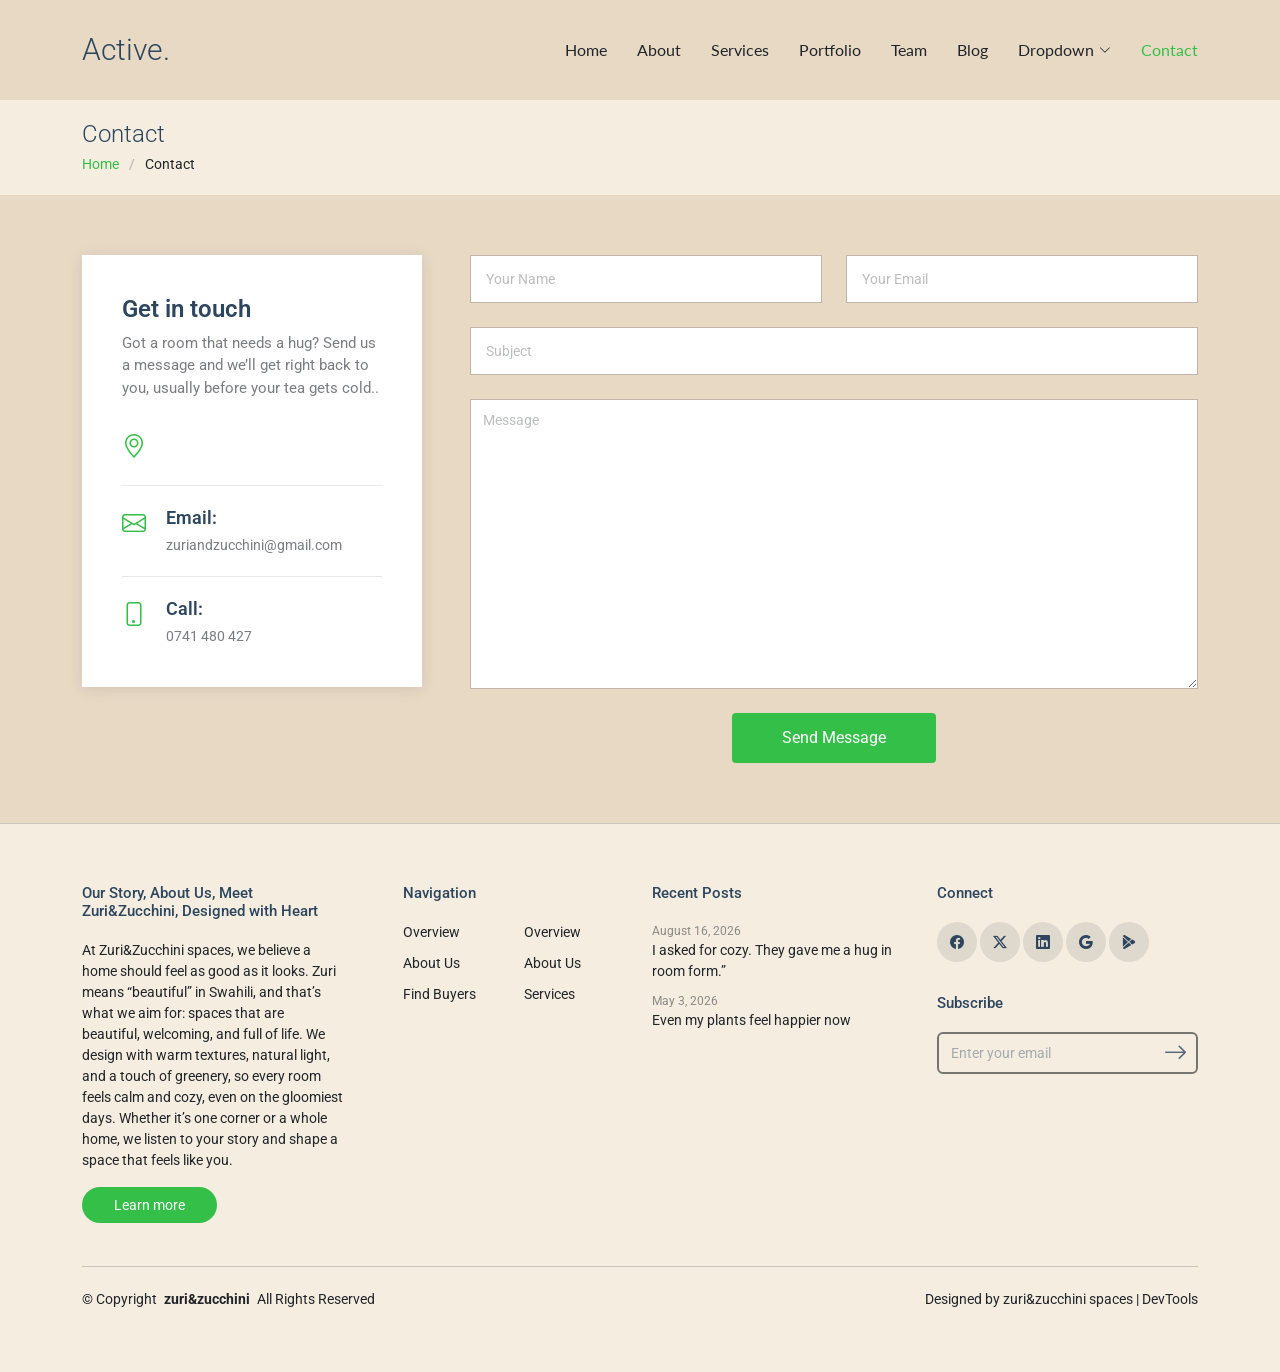
<file: contact.html>
<!DOCTYPE html>
<html lang="en">

<head>
  <meta charset="utf-8">
  <meta content="width=device-width, initial-scale=1.0" name="viewport">
  <title>Contact - Zuri&Zucchinispaces
  </title>
  <meta name="description" content="">
  <meta name="keywords" content="">

  <!-- Favicons -->
  <link href="assets/img/favicon.png" rel="icon">
  <link href="assets/img/apple-touch-icon.png" rel="apple-touch-icon">

  <!-- Fonts -->
  <link href="https://fonts.googleapis.com" rel="preconnect">
  <link href="https://fonts.gstatic.com" rel="preconnect" crossorigin>
  <link href="https://fonts.googleapis.com/css2?family=Roboto:ital,wght@0,100;0,300;0,400;0,500;0,700;0,900;1,100;1,300;1,400;1,500;1,700;1,900&family=Lato:ital,wght@0,100;0,300;0,400;0,700;0,900;1,100;1,300;1,400;1,700;1,900&display=swap" rel="stylesheet">

  <!-- Vendor CSS Files -->
  <link href="assets/vendor/bootstrap/css/bootstrap.min.css" rel="stylesheet">
  <link href="assets/vendor/bootstrap-icons/bootstrap-icons.css" rel="stylesheet">
  <link href="assets/vendor/aos/aos.css" rel="stylesheet">
  <link href="assets/vendor/swiper/swiper-bundle.min.css" rel="stylesheet">
  <link href="assets/vendor/glightbox/css/glightbox.min.css" rel="stylesheet">

  <!-- Main CSS File -->
  <link href="assets/css/main.css" rel="stylesheet">

  <!-- =======================================================
  * Template Name: Active
  * Template URL: https://bootstrapmade.com/active-bootstrap-website-template/
  * Updated: Aug 07 2024 with Bootstrap v5.3.3
  * Author: BootstrapMade.com
  * License: https://bootstrapmade.com/license/
  ======================================================== -->
</head>

<body class="contact-page">

  <header id="header" class="header d-flex align-items-center sticky-top">
    <div class="container-fluid container-xl position-relative d-flex align-items-center justify-content-between">

      <a href="index.html" class="logo d-flex align-items-center">
        <!-- Uncomment the line below if you also wish to use an image logo -->
        <!-- <img src="assets/img/logo.png" alt=""> -->
        <h1 class="sitename">Active.</h1>
      </a>

      <nav id="navmenu" class="navmenu">
        <ul>
          <li><a href="index.html">Home</a></li>
          <li><a href="about.html">About</a></li>
          <li><a href="services.html">Services</a></li>
          <li><a href="portfolio.html">Portfolio</a></li>
          <li><a href="team.html">Team</a></li>
          <li><a href="blog.html">Blog</a></li>
          <li class="dropdown"><a href="#"><span>Dropdown</span> <i class="bi bi-chevron-down toggle-dropdown"></i></a>
            <ul>
              <li><a href="#">Dropdown 1</a></li>
              <li class="dropdown"><a href="#"><span>Deep Dropdown</span> <i class="bi bi-chevron-down toggle-dropdown"></i></a>
                <ul>
                  <li><a href="#">Deep Dropdown 1</a></li>
                  <li><a href="#">Deep Dropdown 2</a></li>
                  <li><a href="#">Deep Dropdown 3</a></li>
                  <li><a href="#">Deep Dropdown 4</a></li>
                  <li><a href="#">Deep Dropdown 5</a></li>
                </ul>
              </li>
              <li><a href="#">Dropdown 2</a></li>
              <li><a href="#">Dropdown 3</a></li>
              <li><a href="#">Dropdown 4</a></li>
            </ul>
          </li>
          <li><a href="contact.html" class="active">Contact</a></li>
        </ul>
        <i class="mobile-nav-toggle d-xl-none bi bi-list"></i>
      </nav>

    </div>
  </header>

  <main class="main">

    <!-- Page Title -->
    <div class="page-title light-background">
      <div class="container">
        <h1>Contact</h1>
        <nav class="breadcrumbs">
          <ol>
            <li><a href="index.html">Home</a></li>
            <li class="current">Contact</li>
          </ol>
        </nav>
      </div>
    </div><!-- End Page Title -->

    <!-- Contact Section -->
    <section id="contact" class="contact section">

      <div class="container" data-aos="fade">

        <div class="row gy-5 gx-lg-5">

          <div class="col-lg-4">

            <div class="info">
              <h3>Get in touch</h3>
              <p>Got a room that needs a hug? Send us a message and we’ll get right back to you, usually before your tea gets cold..</p>

              <div class="info-item d-flex">
                <i class="bi bi-geo-alt flex-shrink-0"></i>
                <div>
                  <!-- <h4>Location:</h4>
                  <p>A108 Adam Street, New York, NY 535022</p> -->
                </div>
              </div><!-- End Info Item -->

              <div class="info-item d-flex">
                <i class="bi bi-envelope flex-shrink-0"></i>
                <div>
                  <h4>Email:</h4>
                  <p>zuriandzucchini@gmail.com</p>
                </div>
              </div><!-- End Info Item -->

              <div class="info-item d-flex">
                <i class="bi bi-phone flex-shrink-0"></i>
                <div>
                  <h4>Call:</h4>
                  <p>0741 480 427</p>
                </div>
              </div><!-- End Info Item -->

            </div>

          </div>

          <div class="col-lg-8">
            <form action="forms/contact.php" method="post" role="form" class="php-email-form">
              <div class="row">
                <div class="col-md-6 form-group">
                  <input type="text" name="name" class="form-control" id="name" placeholder="Your Name" required="">
                </div>
                <div class="col-md-6 form-group mt-3 mt-md-0">
                  <input type="email" class="form-control" name="email" id="email" placeholder="Your Email" required="">
                </div>
              </div>
              <div class="form-group mt-3">
                <input type="text" class="form-control" name="subject" id="subject" placeholder="Subject" required="">
              </div>
              <div class="form-group mt-3">
                <textarea class="form-control" name="message" placeholder="Message" required=""></textarea>
              </div>
              <div class="my-3">
                <div class="loading">Loading</div>
                <div class="error-message"></div>
                <div class="sent-message">Your message has been sent. Thank you!</div>
              </div>
              <div class="text-center"><button type="submit">Send Message</button></div>
            </form>
          </div><!-- End Contact Form -->

        </div>

      </div>

    </section><!-- /Contact Section -->

  </main>

  <footer id="footer" class="footer light-background">
    <div class="container">
      <div class="row g-4">
        <div class="col-md-6 col-lg-3 mb-3 mb-md-0">
          <div class="widget">
            <h3 class="widget-heading">Our Story, About Us, Meet Zuri&Zucchini, Designed with Heart</h3>
            <p class="mb-4">
              At Zuri&Zucchini spaces, we believe a home should feel as good as it looks. Zuri means “beautiful” in Swahili, and that’s what we aim for: spaces that are beautiful, welcoming, and full of life. We design with warm textures, natural light, and a touch of greenery, so every room feels calm and cozy, even on the gloomiest days. Whether it’s one corner or a whole home, we listen to your story and shape a space that feels like you.
            </p>
            <p class="mb-0">
              <a href="#" class="btn-learn-more">Learn more</a>
            </p>
          </div>
        </div>
        <div class="col-md-6 col-lg-3 ps-lg-5 mb-3 mb-md-0">
          <div class="widget">
            <h3 class="widget-heading">Navigation</h3>
            <ul class="list-unstyled float-start me-5">
              <li><a href="#">Overview</a></li>
              <li><a href="#">About Us</a></li>
              <li><a href="#">Find Buyers</a></li>
            </ul>
            <ul class="list-unstyled float-start">
              <li><a href="#">Overview</a></li>
              <li><a href="#">About Us</a></li>
              <li><a href="#">Services</a></li>
            </ul>
          </div>
        </div>
        <div class="col-md-6 col-lg-3 pl-lg-5">
          <div class="widget">
            <h3 class="widget-heading">Recent Posts</h3>
            <ul class="list-unstyled footer-blog-entry">
              <li>
                <span class="d-block date">August 16, 2026</span>
                <a href="#">I asked for cozy. They gave me a hug in room form.”</a>
              </li>
              <li>
                <span class="d-block date">May 3, 2026</span>
                <a href="#">Even my plants feel happier now</a>
              </li>
            </ul>
          </div>
        </div>
        <div class="col-md-6 col-lg-3 pl-lg-5">
          <div class="widget">
            <h3 class="widget-heading">Connect</h3>
            <ul class="list-unstyled social-icons light mb-3">
              <li>
                <a href="#"><span class="bi bi-facebook"></span></a>
              </li>
              <li>
                <a href="#"><span class="bi bi-twitter-x"></span></a>
              </li>
              <li>
                <a href="#"><span class="bi bi-linkedin"></span></a>
              </li>
              <li>
                <a href="#"><span class="bi bi-google"></span></a>
              </li>
              <li>
                <a href="#"><span class="bi bi-google-play"></span></a>
              </li>
            </ul>
          </div>

          <div class="widget">
            <div class="footer-subscribe">
              <h3 class="widget-heading">Subscribe</h3>
              <form action="forms/newsletter.php" method="post" class="php-email-form">
                <div class="mb-2">
                  <input type="text" class="form-control" name="email" placeholder="Enter your email">

                  <button type="submit" class="btn btn-link">
                    <span class="bi bi-arrow-right"></span>
                  </button>
                </div>
                <div class="loading">Loading</div>
                <div class="error-message"></div>
                <div class="sent-message">
                  Your subscription request has been sent. Thank you!
                </div>
              </form>
            </div>
          </div>
        </div>
      </div>

      <div class="copyright d-flex flex-column flex-md-row align-items-center justify-content-md-between">
        <p>© <span>Copyright</span> <strong class="px-1 sitename">zuri&zucchini</strong> <span>All Rights Reserved</span></p>
        <div class="credits">
          <!-- All the links in the footer should remain intact. -->
          <!-- You can delete the links only if you've purchased the pro version. -->
          <!-- Licensing information: https://bootstrapmade.com/license/ -->
          <!-- Purchase the pro version with working PHP/AJAX contact form: [buy-url] -->
          Designed by <a href="https://bootstrapmade.com/">zuri&zucchini spaces

          </a> | <a href="https://bootstrapmade.com/tools/">DevTools</a>
        </div>
      </div>
    </div>
  </footer>

  <!-- Scroll Top -->
  <a href="#" id="scroll-top" class="scroll-top d-flex align-items-center justify-content-center"><i class="bi bi-arrow-up-short"></i></a>

  <!-- Preloader -->
  <div id="preloader"></div>

  <!-- Vendor JS Files -->
  <script src="assets/vendor/bootstrap/js/bootstrap.bundle.min.js"></script>
  <script src="assets/vendor/php-email-form/validate.js"></script>
  <script src="assets/vendor/aos/aos.js"></script>
  <script src="assets/vendor/swiper/swiper-bundle.min.js"></script>
  <script src="assets/vendor/purecounter/purecounter_vanilla.js"></script>
  <script src="assets/vendor/glightbox/js/glightbox.min.js"></script>
  <script src="assets/vendor/imagesloaded/imagesloaded.pkgd.min.js"></script>
  <script src="assets/vendor/isotope-layout/isotope.pkgd.min.js"></script>

  <!-- Main JS File -->
  <script src="assets/js/main.js"></script>

</body>

</html>
</file>
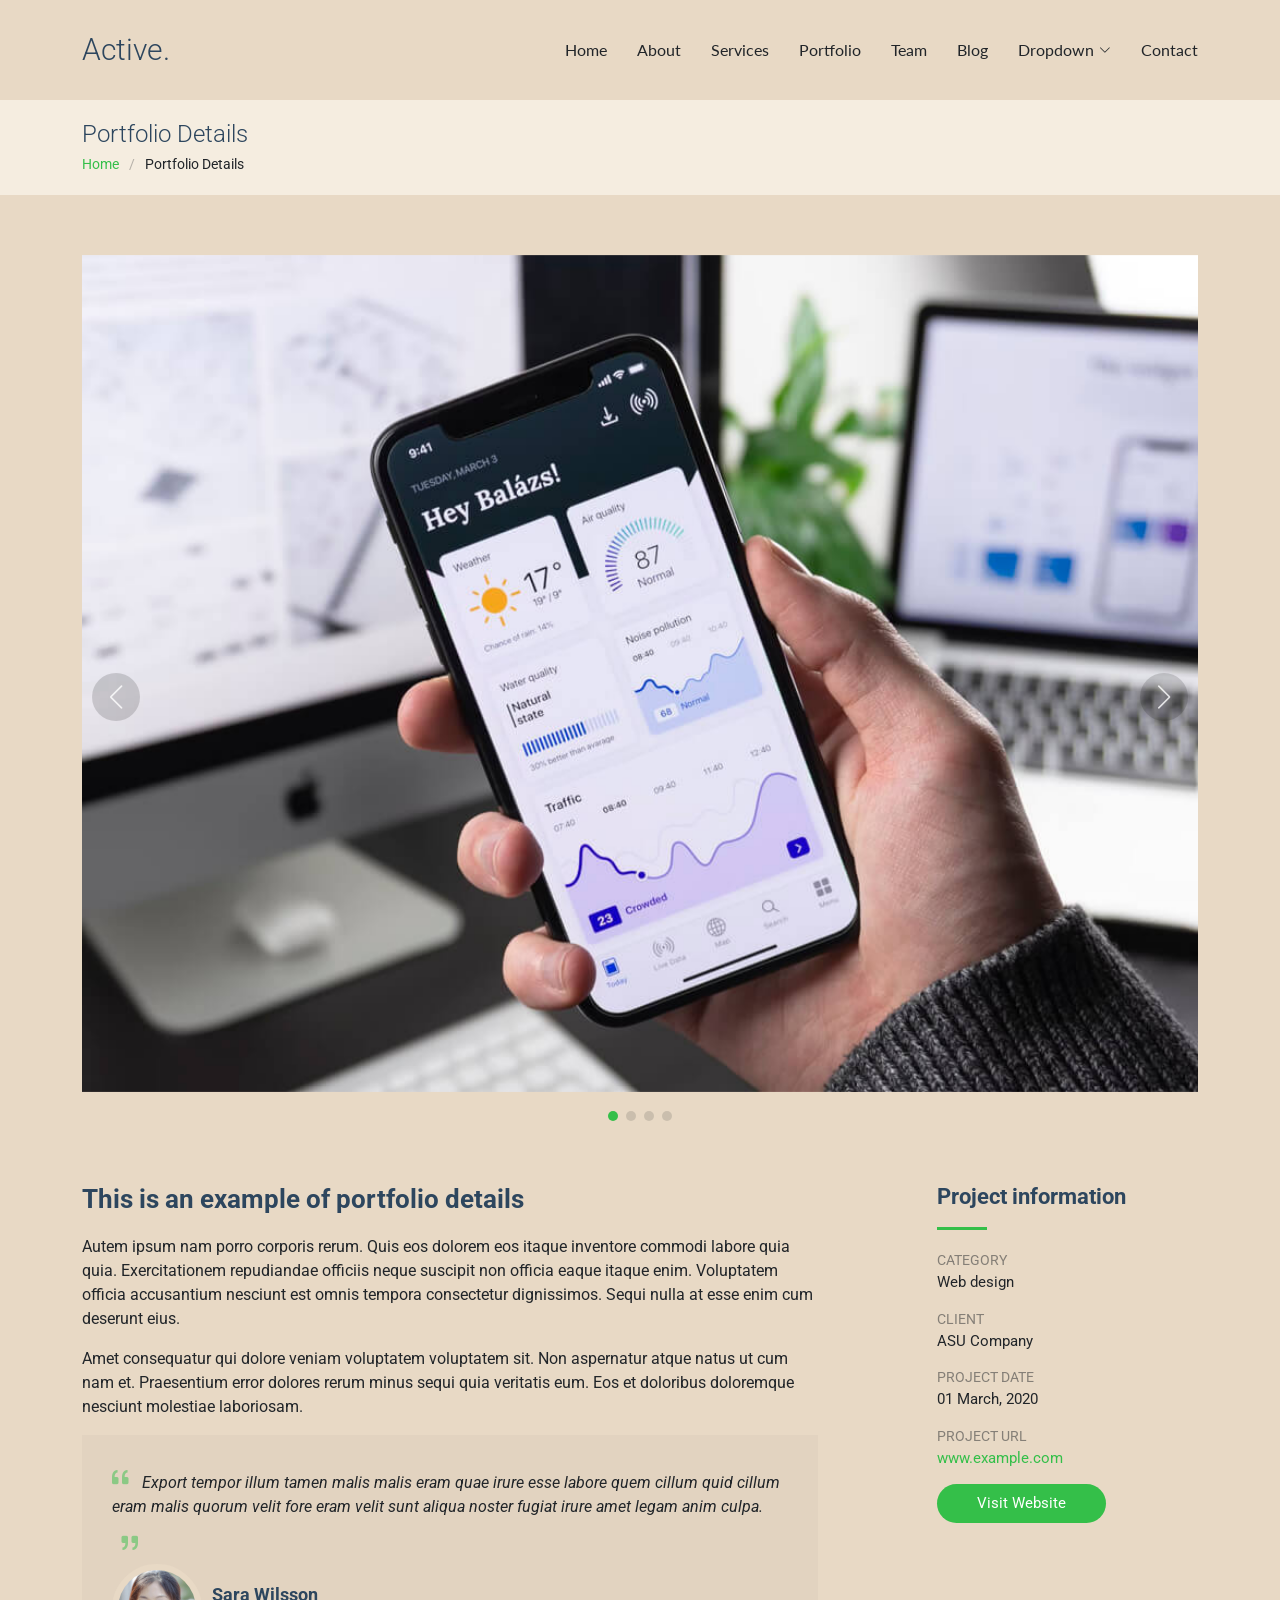
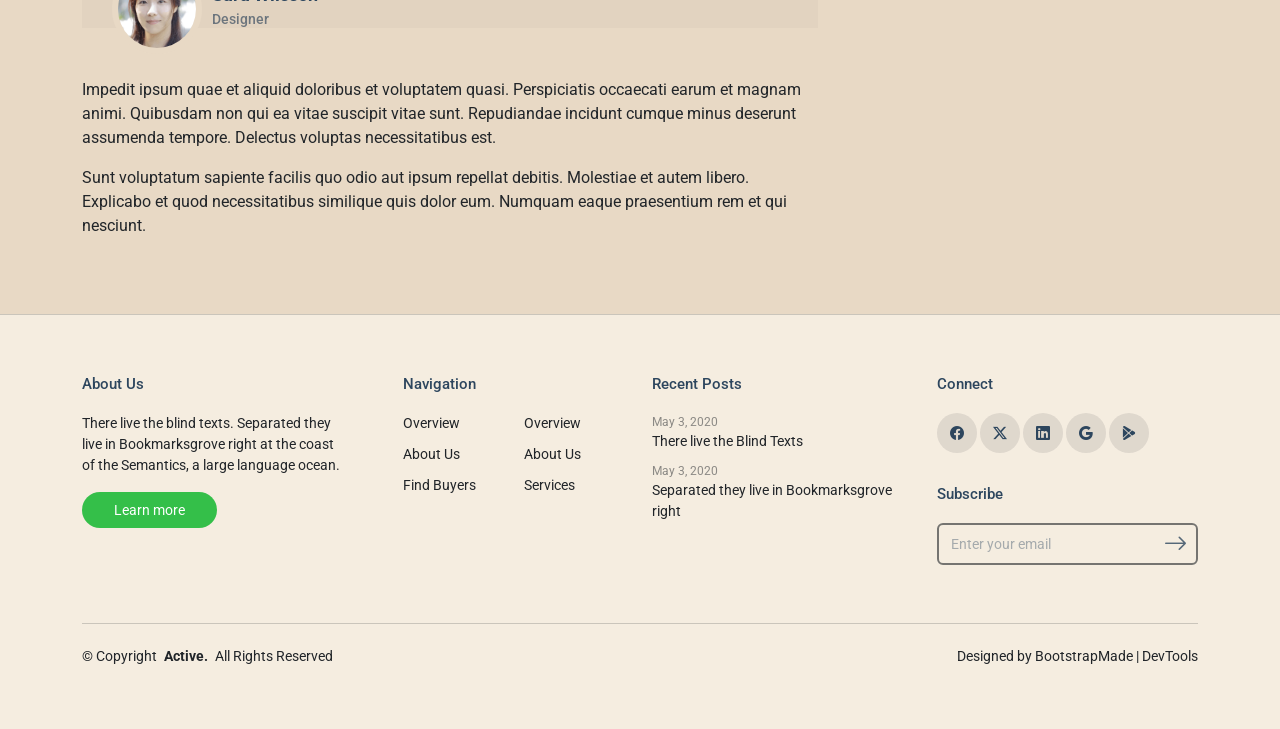
<file: portfolio-details.html>
<!DOCTYPE html>
<html lang="en">

<head>
  <meta charset="utf-8">
  <meta content="width=device-width, initial-scale=1.0" name="viewport">
  <title>Portfolio Details - Active Bootstrap Template</title>
  <meta name="description" content="">
  <meta name="keywords" content="">

  <!-- Favicons -->
  <link href="assets/img/favicon.png" rel="icon">
  <link href="assets/img/apple-touch-icon.png" rel="apple-touch-icon">

  <!-- Fonts -->
  <link href="https://fonts.googleapis.com" rel="preconnect">
  <link href="https://fonts.gstatic.com" rel="preconnect" crossorigin>
  <link href="https://fonts.googleapis.com/css2?family=Roboto:ital,wght@0,100;0,300;0,400;0,500;0,700;0,900;1,100;1,300;1,400;1,500;1,700;1,900&family=Lato:ital,wght@0,100;0,300;0,400;0,700;0,900;1,100;1,300;1,400;1,700;1,900&display=swap" rel="stylesheet">

  <!-- Vendor CSS Files -->
  <link href="assets/vendor/bootstrap/css/bootstrap.min.css" rel="stylesheet">
  <link href="assets/vendor/bootstrap-icons/bootstrap-icons.css" rel="stylesheet">
  <link href="assets/vendor/aos/aos.css" rel="stylesheet">
  <link href="assets/vendor/swiper/swiper-bundle.min.css" rel="stylesheet">
  <link href="assets/vendor/glightbox/css/glightbox.min.css" rel="stylesheet">

  <!-- Main CSS File -->
  <link href="assets/css/main.css" rel="stylesheet">

  <!-- =======================================================
  * Template Name: Active
  * Template URL: https://bootstrapmade.com/active-bootstrap-website-template/
  * Updated: Aug 07 2024 with Bootstrap v5.3.3
  * Author: BootstrapMade.com
  * License: https://bootstrapmade.com/license/
  ======================================================== -->
</head>

<body class="portfolio-details-page">

  <header id="header" class="header d-flex align-items-center sticky-top">
    <div class="container-fluid container-xl position-relative d-flex align-items-center justify-content-between">

      <a href="index.html" class="logo d-flex align-items-center">
        <!-- Uncomment the line below if you also wish to use an image logo -->
        <!-- <img src="assets/img/logo.png" alt=""> -->
        <h1 class="sitename">Active.</h1>
      </a>

      <nav id="navmenu" class="navmenu">
        <ul>
          <li><a href="index.html">Home</a></li>
          <li><a href="about.html">About</a></li>
          <li><a href="services.html">Services</a></li>
          <li><a href="portfolio.html">Portfolio</a></li>
          <li><a href="team.html">Team</a></li>
          <li><a href="blog.html">Blog</a></li>
          <li class="dropdown"><a href="#"><span>Dropdown</span> <i class="bi bi-chevron-down toggle-dropdown"></i></a>
            <ul>
              <li><a href="#">Dropdown 1</a></li>
              <li class="dropdown"><a href="#"><span>Deep Dropdown</span> <i class="bi bi-chevron-down toggle-dropdown"></i></a>
                <ul>
                  <li><a href="#">Deep Dropdown 1</a></li>
                  <li><a href="#">Deep Dropdown 2</a></li>
                  <li><a href="#">Deep Dropdown 3</a></li>
                  <li><a href="#">Deep Dropdown 4</a></li>
                  <li><a href="#">Deep Dropdown 5</a></li>
                </ul>
              </li>
              <li><a href="#">Dropdown 2</a></li>
              <li><a href="#">Dropdown 3</a></li>
              <li><a href="#">Dropdown 4</a></li>
            </ul>
          </li>
          <li><a href="contact.html">Contact</a></li>
        </ul>
        <i class="mobile-nav-toggle d-xl-none bi bi-list"></i>
      </nav>

    </div>
  </header>

  <main class="main">

    <!-- Page Title -->
    <div class="page-title light-background">
      <div class="container">
        <h1>Portfolio Details</h1>
        <nav class="breadcrumbs">
          <ol>
            <li><a href="index.html">Home</a></li>
            <li class="current">Portfolio Details</li>
          </ol>
        </nav>
      </div>
    </div><!-- End Page Title -->

    <!-- Portfolio Details Section -->
    <section id="portfolio-details" class="portfolio-details section">

      <div class="container" data-aos="fade-up">

        <div class="portfolio-details-slider swiper init-swiper">
          <script type="application/json" class="swiper-config">
            {
              "loop": true,
              "speed": 600,
              "autoplay": {
                "delay": 5000
              },
              "slidesPerView": "auto",
              "navigation": {
                "nextEl": ".swiper-button-next",
                "prevEl": ".swiper-button-prev"
              },
              "pagination": {
                "el": ".swiper-pagination",
                "type": "bullets",
                "clickable": true
              }
            }
          </script>
          <div class="swiper-wrapper align-items-center">

            <div class="swiper-slide">
              <img src="assets/img/portfolio/app-1.jpg" alt="">
            </div>

            <div class="swiper-slide">
              <img src="assets/img/portfolio/product-1.jpg" alt="">
            </div>

            <div class="swiper-slide">
              <img src="assets/img/portfolio/branding-1.jpg" alt="">
            </div>

            <div class="swiper-slide">
              <img src="assets/img/portfolio/books-1.jpg" alt="">
            </div>

          </div>
          <div class="swiper-button-prev"></div>
          <div class="swiper-button-next"></div>
          <div class="swiper-pagination"></div>
        </div>

        <div class="row justify-content-between gy-4 mt-4">

          <div class="col-lg-8" data-aos="fade-up">
            <div class="portfolio-description">
              <h2>This is an example of portfolio details</h2>
              <p>
                Autem ipsum nam porro corporis rerum. Quis eos dolorem eos itaque inventore commodi labore quia quia. Exercitationem repudiandae officiis neque suscipit non officia eaque itaque enim. Voluptatem officia accusantium nesciunt est omnis tempora consectetur dignissimos. Sequi nulla at esse enim cum deserunt eius.
              </p>
              <p>
                Amet consequatur qui dolore veniam voluptatem voluptatem sit. Non aspernatur atque natus ut cum nam et. Praesentium error dolores rerum minus sequi quia veritatis eum. Eos et doloribus doloremque nesciunt molestiae laboriosam.
              </p>

              <div class="testimonial-item">
                <p>
                  <i class="bi bi-quote quote-icon-left"></i>
                  <span>Export tempor illum tamen malis malis eram quae irure esse labore quem cillum quid cillum eram malis quorum velit fore eram velit sunt aliqua noster fugiat irure amet legam anim culpa.</span>
                  <i class="bi bi-quote quote-icon-right"></i>
                </p>
                <div>
                  <img src="assets/img/testimonials/testimonials-2.jpg" class="testimonial-img" alt="">
                  <h3>Sara Wilsson</h3>
                  <h4>Designer</h4>
                </div>
              </div>

              <p>
                Impedit ipsum quae et aliquid doloribus et voluptatem quasi. Perspiciatis occaecati earum et magnam animi. Quibusdam non qui ea vitae suscipit vitae sunt. Repudiandae incidunt cumque minus deserunt assumenda tempore. Delectus voluptas necessitatibus est.
              </p>

              <p>
                Sunt voluptatum sapiente facilis quo odio aut ipsum repellat debitis. Molestiae et autem libero. Explicabo et quod necessitatibus similique quis dolor eum. Numquam eaque praesentium rem et qui nesciunt.
              </p>

            </div>
          </div>

          <div class="col-lg-3" data-aos="fade-up" data-aos-delay="100">
            <div class="portfolio-info">
              <h3>Project information</h3>
              <ul>
                <li><strong>Category</strong> Web design</li>
                <li><strong>Client</strong> ASU Company</li>
                <li><strong>Project date</strong> 01 March, 2020</li>
                <li><strong>Project URL</strong> <a href="#">www.example.com</a></li>
                <li><a href="#" class="btn-visit align-self-start">Visit Website</a></li>
              </ul>
            </div>
          </div>

        </div>

      </div>

    </section><!-- /Portfolio Details Section -->

  </main>

  <footer id="footer" class="footer light-background">
    <div class="container">
      <div class="row g-4">
        <div class="col-md-6 col-lg-3 mb-3 mb-md-0">
          <div class="widget">
            <h3 class="widget-heading">About Us</h3>
            <p class="mb-4">
              There live the blind texts. Separated they live in Bookmarksgrove
              right at the coast of the Semantics, a large language ocean.
            </p>
            <p class="mb-0">
              <a href="#" class="btn-learn-more">Learn more</a>
            </p>
          </div>
        </div>
        <div class="col-md-6 col-lg-3 ps-lg-5 mb-3 mb-md-0">
          <div class="widget">
            <h3 class="widget-heading">Navigation</h3>
            <ul class="list-unstyled float-start me-5">
              <li><a href="#">Overview</a></li>
              <li><a href="#">About Us</a></li>
              <li><a href="#">Find Buyers</a></li>
            </ul>
            <ul class="list-unstyled float-start">
              <li><a href="#">Overview</a></li>
              <li><a href="#">About Us</a></li>
              <li><a href="#">Services</a></li>
            </ul>
          </div>
        </div>
        <div class="col-md-6 col-lg-3 pl-lg-5">
          <div class="widget">
            <h3 class="widget-heading">Recent Posts</h3>
            <ul class="list-unstyled footer-blog-entry">
              <li>
                <span class="d-block date">May 3, 2020</span>
                <a href="#">There live the Blind Texts</a>
              </li>
              <li>
                <span class="d-block date">May 3, 2020</span>
                <a href="#">Separated they live in Bookmarksgrove right</a>
              </li>
            </ul>
          </div>
        </div>
        <div class="col-md-6 col-lg-3 pl-lg-5">
          <div class="widget">
            <h3 class="widget-heading">Connect</h3>
            <ul class="list-unstyled social-icons light mb-3">
              <li>
                <a href="#"><span class="bi bi-facebook"></span></a>
              </li>
              <li>
                <a href="#"><span class="bi bi-twitter-x"></span></a>
              </li>
              <li>
                <a href="#"><span class="bi bi-linkedin"></span></a>
              </li>
              <li>
                <a href="#"><span class="bi bi-google"></span></a>
              </li>
              <li>
                <a href="#"><span class="bi bi-google-play"></span></a>
              </li>
            </ul>
          </div>

          <div class="widget">
            <div class="footer-subscribe">
              <h3 class="widget-heading">Subscribe</h3>
              <form action="forms/newsletter.php" method="post" class="php-email-form">
                <div class="mb-2">
                  <input type="text" class="form-control" name="email" placeholder="Enter your email">

                  <button type="submit" class="btn btn-link">
                    <span class="bi bi-arrow-right"></span>
                  </button>
                </div>
                <div class="loading">Loading</div>
                <div class="error-message"></div>
                <div class="sent-message">
                  Your subscription request has been sent. Thank you!
                </div>
              </form>
            </div>
          </div>
        </div>
      </div>

      <div class="copyright d-flex flex-column flex-md-row align-items-center justify-content-md-between">
        <p>© <span>Copyright</span> <strong class="px-1 sitename">Active.</strong> <span>All Rights Reserved</span></p>
        <div class="credits">
          <!-- All the links in the footer should remain intact. -->
          <!-- You can delete the links only if you've purchased the pro version. -->
          <!-- Licensing information: https://bootstrapmade.com/license/ -->
          <!-- Purchase the pro version with working PHP/AJAX contact form: [buy-url] -->
          Designed by <a href="https://bootstrapmade.com/">BootstrapMade</a> | <a href="https://bootstrapmade.com/tools/">DevTools</a>
        </div>
      </div>
    </div>
  </footer>

  <!-- Scroll Top -->
  <a href="#" id="scroll-top" class="scroll-top d-flex align-items-center justify-content-center"><i class="bi bi-arrow-up-short"></i></a>

  <!-- Preloader -->
  <div id="preloader"></div>

  <!-- Vendor JS Files -->
  <script src="assets/vendor/bootstrap/js/bootstrap.bundle.min.js"></script>
  <script src="assets/vendor/php-email-form/validate.js"></script>
  <script src="assets/vendor/aos/aos.js"></script>
  <script src="assets/vendor/swiper/swiper-bundle.min.js"></script>
  <script src="assets/vendor/purecounter/purecounter_vanilla.js"></script>
  <script src="assets/vendor/glightbox/js/glightbox.min.js"></script>
  <script src="assets/vendor/imagesloaded/imagesloaded.pkgd.min.js"></script>
  <script src="assets/vendor/isotope-layout/isotope.pkgd.min.js"></script>

  <!-- Main JS File -->
  <script src="assets/js/main.js"></script>

</body>

</html>
</file>
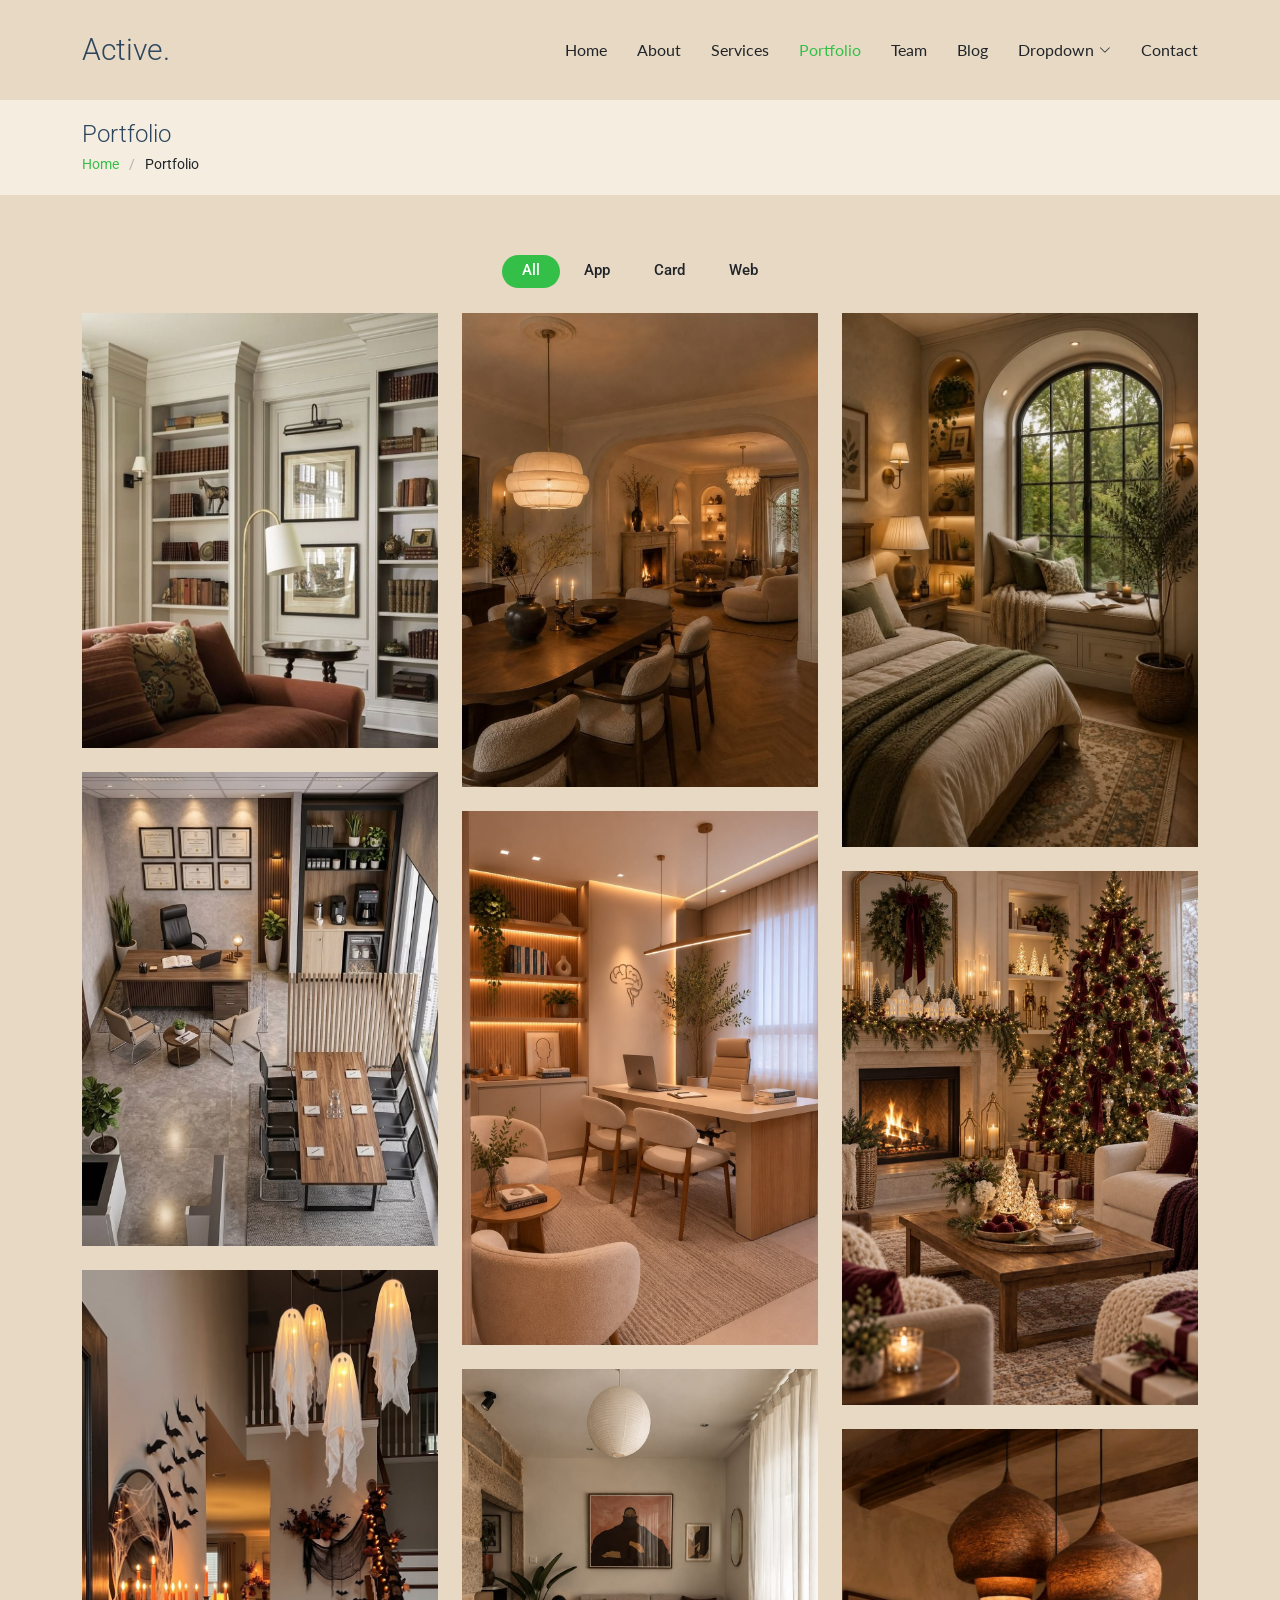
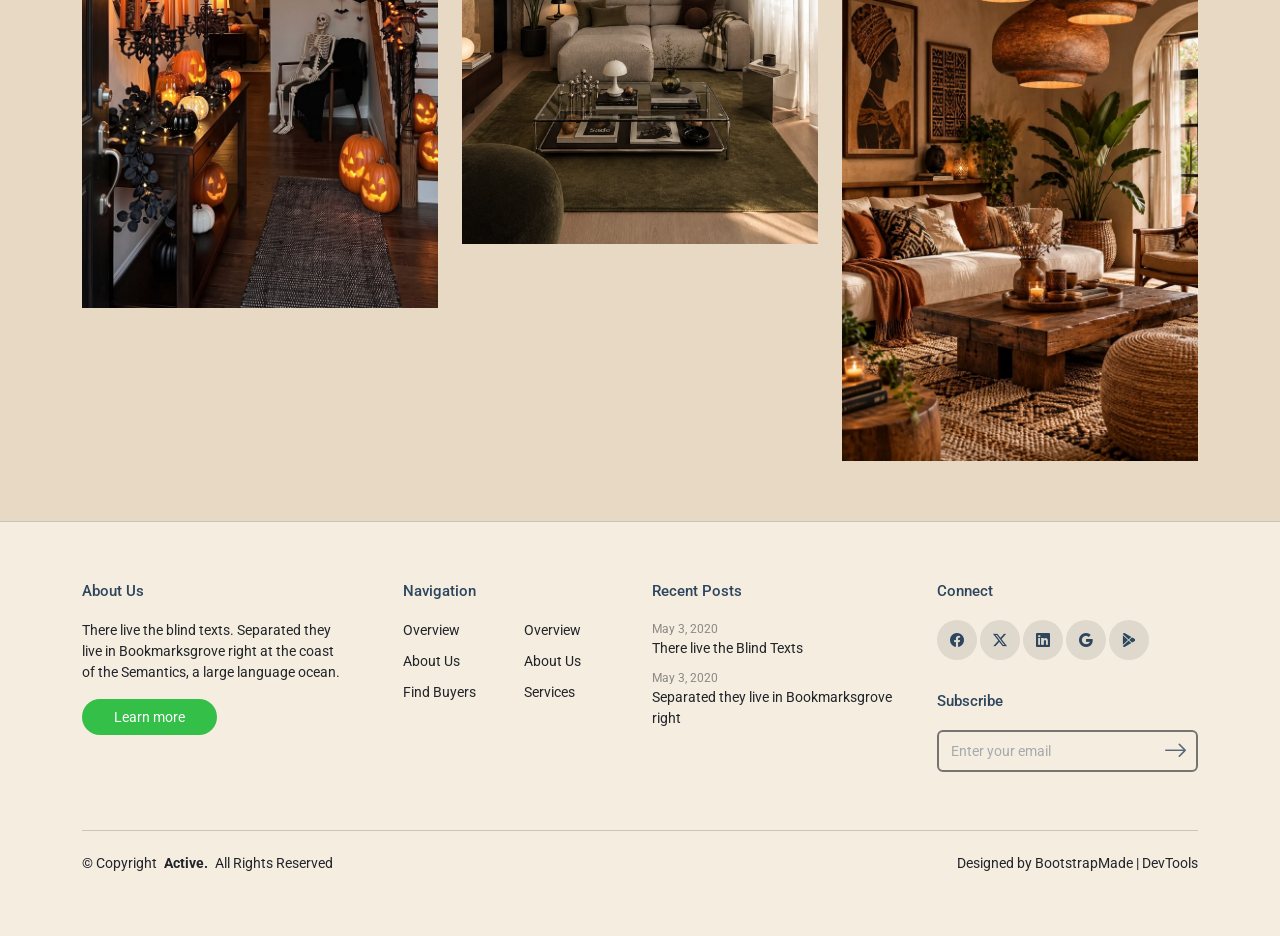
<file: portfolio.html>
<!DOCTYPE html>
<html lang="en">

<head>
  <meta charset="utf-8">
  <meta content="width=device-width, initial-scale=1.0" name="viewport">
  <title>Portfolio - Active Bootstrap Template</title>
  <meta name="description" content="">
  <meta name="keywords" content="">

  <!-- Favicons -->
  <link href="assets/img/favicon.png" rel="icon">
  <link href="assets/img/apple-touch-icon.png" rel="apple-touch-icon">

  <!-- Fonts -->
  <link href="https://fonts.googleapis.com" rel="preconnect">
  <link href="https://fonts.gstatic.com" rel="preconnect" crossorigin>
  <link href="https://fonts.googleapis.com/css2?family=Roboto:ital,wght@0,100;0,300;0,400;0,500;0,700;0,900;1,100;1,300;1,400;1,500;1,700;1,900&family=Lato:ital,wght@0,100;0,300;0,400;0,700;0,900;1,100;1,300;1,400;1,700;1,900&display=swap" rel="stylesheet">

  <!-- Vendor CSS Files -->
  <link href="assets/vendor/bootstrap/css/bootstrap.min.css" rel="stylesheet">
  <link href="assets/vendor/bootstrap-icons/bootstrap-icons.css" rel="stylesheet">
  <link href="assets/vendor/aos/aos.css" rel="stylesheet">
  <link href="assets/vendor/swiper/swiper-bundle.min.css" rel="stylesheet">
  <link href="assets/vendor/glightbox/css/glightbox.min.css" rel="stylesheet">

  <!-- Main CSS File -->
  <link href="assets/css/main.css" rel="stylesheet">

  <!-- =======================================================
  * Template Name: Active
  * Template URL: https://bootstrapmade.com/active-bootstrap-website-template/
  * Updated: Aug 07 2024 with Bootstrap v5.3.3
  * Author: BootstrapMade.com
  * License: https://bootstrapmade.com/license/
  ======================================================== -->
</head>

<body class="portfolio-page">

  <header id="header" class="header d-flex align-items-center sticky-top">
    <div class="container-fluid container-xl position-relative d-flex align-items-center justify-content-between">

      <a href="index.html" class="logo d-flex align-items-center">
        <!-- Uncomment the line below if you also wish to use an image logo -->
        <!-- <img src="assets/img/logo.png" alt=""> -->
        <h1 class="sitename">Active.</h1>
      </a>

      <nav id="navmenu" class="navmenu">
        <ul>
          <li><a href="index.html">Home</a></li>
          <li><a href="about.html">About</a></li>
          <li><a href="services.html">Services</a></li>
          <li><a href="portfolio.html" class="active">Portfolio</a></li>
          <li><a href="team.html">Team</a></li>
          <li><a href="blog.html">Blog</a></li>
          <li class="dropdown"><a href="#"><span>Dropdown</span> <i class="bi bi-chevron-down toggle-dropdown"></i></a>
            <ul>
              <li><a href="#">Dropdown 1</a></li>
              <li class="dropdown"><a href="#"><span>Deep Dropdown</span> <i class="bi bi-chevron-down toggle-dropdown"></i></a>
                <ul>
                  <li><a href="#">Deep Dropdown 1</a></li>
                  <li><a href="#">Deep Dropdown 2</a></li>
                  <li><a href="#">Deep Dropdown 3</a></li>
                  <li><a href="#">Deep Dropdown 4</a></li>
                  <li><a href="#">Deep Dropdown 5</a></li>
                </ul>
              </li>
              <li><a href="#">Dropdown 2</a></li>
              <li><a href="#">Dropdown 3</a></li>
              <li><a href="#">Dropdown 4</a></li>
            </ul>
          </li>
          <li><a href="contact.html">Contact</a></li>
        </ul>
        <i class="mobile-nav-toggle d-xl-none bi bi-list"></i>
      </nav>

    </div>
  </header>

  <main class="main">

    <!-- Page Title -->
    <div class="page-title light-background">
      <div class="container">
        <h1>Portfolio</h1>
        <nav class="breadcrumbs">
          <ol>
            <li><a href="index.html">Home</a></li>
            <li class="current">Portfolio</li>
          </ol>
        </nav>
      </div>
    </div><!-- End Page Title -->

    <!-- Portfolio Section -->
    <section id="portfolio" class="portfolio section">

      <div class="container">

        <div class="isotope-layout" data-default-filter="*" data-layout="masonry" data-sort="original-order">

          <ul class="portfolio-filters isotope-filters" data-aos="fade-up" data-aos-delay="100">
            <li data-filter="*" class="filter-active">All</li>
            <li data-filter=".filter-app">App</li>
            <li data-filter=".filter-product">Card</li>
            <li data-filter=".filter-branding">Web</li>
          </ul><!-- End Portfolio Filters -->

          <div class="row gy-4 isotope-container" data-aos="fade-up" data-aos-delay="200">

            <div class="col-lg-4 col-md-6 portfolio-item isotope-item filter-app">
              <img src="assets/portfolioimages/image1.png" class="img-fluid" alt="">
              <div class="portfolio-info">
                <h4>decor 1</h4>
                <p>Home lkibrary idea</p>
                <a href="assets/portfolioimages/image1.png" title="App 1" data-gallery="portfolio-gallery-app" class="glightbox preview-link"><i class="bi bi-zoom-in"></i></a>
                <a href="portfolio-details.html" title="More Details" class="details-link"><i class="bi bi-link-45deg"></i></a>
              </div>
            </div><!-- End Portfolio Item -->

            <div class="col-lg-4 col-md-6 portfolio-item isotope-item filter-product">
              <img src="assets/portfolioimages/image2.png" class="img-fluid" alt="">
              <div class="portfolio-info">
                <h4>decor 2</h4>
                <p>home lighting</p>
                <a href="assets/portfolioimages/image2.png" title="Product 1" data-gallery="portfolio-gallery-product" class="glightbox preview-link"><i class="bi bi-zoom-in"></i></a>
                <a href="portfolio-details.html" title="More Details" class="details-link"><i class="bi bi-link-45deg"></i></a>
              </div>
            </div><!-- End Portfolio Item -->

            <div class="col-lg-4 col-md-6 portfolio-item isotope-item filter-branding">
              <img src="assets/portfolioimages/image3.png" class="img-fluid" alt="">
              <div class="portfolio-info">
                <h4>decor 3</h4>
                <p> badroom decor</p>
                <a href="assets/portfolioimages/image3.png" title="Branding 1" data-gallery="portfolio-gallery-branding" class="glightbox preview-link"><i class="bi bi-zoom-in"></i></a>
                <a href="portfolio-details.html" title="More Details" class="details-link"><i class="bi bi-link-45deg"></i></a>
              </div>
            </div><!-- End Portfolio Item -->

            <div class="col-lg-4 col-md-6 portfolio-item isotope-item filter-app">
              <img src="assets/portfolioimages/image4.png" class="img-fluid" alt="">
              <div class="portfolio-info">
                <h4>decor 4</h4>
                <p>office  decor</p>
                <a href="assets/portfolioimages/image4.png" title="App 2" data-gallery="portfolio-gallery-app" class="glightbox preview-link"><i class="bi bi-zoom-in"></i></a>
                <a href="portfolio-details.html" title="More Details" class="details-link"><i class="bi bi-link-45deg"></i></a>
              </div>
            </div><!-- End Portfolio Item -->

            <div class="col-lg-4 col-md-6 portfolio-item isotope-item filter-product">
              <img src="assets/portfolioimages/image5.png" class="img-fluid" alt="">
              <div class="portfolio-info">
                <h4>decor 5</h4>
                <p>home office decor</p>
                <a href="assets/portfolioimages/image5.png" title="Product 2" data-gallery="portfolio-gallery-product" class="glightbox preview-link"><i class="bi bi-zoom-in"></i></a>
                <a href="portfolio-details.html" title="More Details" class="details-link"><i class="bi bi-link-45deg"></i></a>
              </div>
            </div><!-- End Portfolio Item -->

            <div class="col-lg-4 col-md-6 portfolio-item isotope-item filter-branding">
              <img src="assets/portfolioimages/image6.png" class="img-fluid" alt="">
              <div class="portfolio-info">
                <h4>decor 6</h4>
                <p>festive season decor</p>
                <a href="assets/portfolioimages/image6.png" title="Branding 2" data-gallery="portfolio-gallery-branding" class="glightbox preview-link"><i class="bi bi-zoom-in"></i></a>
                <a href="portfolio-details.html" title="More Details" class="details-link"><i class="bi bi-link-45deg"></i></a>
              </div>
            </div><!-- End Portfolio Item -->

            <div class="col-lg-4 col-md-6 portfolio-item isotope-item filter-app">
              <img src="assets/portfolioimages/image7.png" class="img-fluid" alt="">
              <div class="portfolio-info">
                <h4>decor 7</h4>
                <p>Halloween decor</p>
                <a href="assets/portfolioimages/image7.png" title="App 3" data-gallery="portfolio-gallery-app" class="glightbox preview-link"><i class="bi bi-zoom-in"></i></a>
                <a href="portfolio-details.html" title="More Details" class="details-link"><i class="bi bi-link-45deg"></i></a>
              </div>
            </div><!-- End Portfolio Item -->

            <div class="col-lg-4 col-md-6 portfolio-item isotope-item filter-product">
              <img src="assets/portfolioimages/image8.png" class="img-fluid" alt="">
              <div class="portfolio-info">
                <h4>decor 8</h4>
                <p>living room decor 2</p>
                <a href="assets/portfolioimages/image8.png" title="Product 3" data-gallery="portfolio-gallery-product" class="glightbox preview-link"><i class="bi bi-zoom-in"></i></a>
                <a href="portfolio-details.html" title="More Details" class="details-link"><i class="bi bi-link-45deg"></i></a>
              </div>
            </div><!-- End Portfolio Item -->

            <div class="col-lg-4 col-md-6 portfolio-item isotope-item filter-branding">
              <img src="assets/portfolioimages/image9.png" class="img-fluid" alt="">
              <div class="portfolio-info">
                <h4>decor 9</h4>
                <p>Culture&preference decor</p>
                <a href="assets/img/masonry-portfolio/masonry-portfolio-9.jpg" title="Branding 2" data-gallery="portfolio-gallery-branding" class="glightbox preview-link"><i class="bi bi-zoom-in"></i></a>
                <a href="portfolio-details.html" title="More Details" class="details-link"><i class="bi bi-link-45deg"></i></a>
              </div>
            </div><!-- End Portfolio Item -->

          </div><!-- End Portfolio Container -->

        </div>

      </div>

    </section><!-- /Portfolio Section -->

    <!-- Testimonials Section -->
    <!-- <section id="testimonials" class="testimonials section">

      <div class="container" data-aos="fade-up">
        <div class="row justify-content-center">
          <div class="col-lg-7">
            <div class="swiper init-swiper">
              <script type="application/json" class="swiper-config">
                {
                  "loop": true,
                  "speed": 600,
                  "autoplay": {
                    "delay": 5000
                  },
                  "slidesPerView": "auto",
                  "pagination": {
                    "el": ".swiper-pagination",
                    "type": "bullets",
                    "clickable": true
                  },
                  "breakpoints": {
                    "320": {
                      "slidesPerView": 1,
                      "spaceBetween": 40
                    },
                    "1200": {
                      "slidesPerView": 1,
                      "spaceBetween": 1
                    }
                  }
                }
              </script>
              <div class="swiper-wrapper">
                <div class="swiper-slide">
                  <div class="testimonial mx-auto">
                    <figure class="img-wrap">
                      <img src="assets/img/testimonials/testimonials-1.jpg" alt="Image" class="img-fluid">
                    </figure>
                    <h3 class="name">Adam Aderson</h3>
                    <blockquote>
                      <p>
                        “There live the blind texts. Separated they live in
                        Bookmarksgrove right at the coast of the Semantics, a large
                        language ocean.”
                      </p>
                    </blockquote>
                  </div>
                </div>
                <div class="swiper-slide">
                  <div class="testimonial mx-auto">
                    <figure class="img-wrap">
                      <img src="assets/img/testimonials/testimonials-2.jpg" alt="Image" class="img-fluid">
                    </figure>
                    <h3 class="name">Lukas Devlin</h3>
                    <blockquote>
                      <p>
                        “There live the blind texts. Separated they live in
                        Bookmarksgrove right at the coast of the Semantics, a large
                        language ocean.”
                      </p>
                    </blockquote>
                  </div>
                </div>
                <div class="swiper-slide">
                  <div class="testimonial mx-auto">
                    <figure class="img-wrap">
                      <img src="assets/img/testimonials/testimonials-3.jpg" alt="Image" class="img-fluid">
                    </figure>
                    <h3 class="name">Kayla Bryant</h3>
                    <blockquote>
                      <p>
                        “There live the blind texts. Separated they live in
                        Bookmarksgrove right at the coast of the Semantics, a large
                        language ocean.”
                      </p>
                    </blockquote>
                  </div>
                </div>
              </div>
              <div class="swiper-pagination"></div>
            </div>
          </div>
        </div>
      </div>
    </section>/Testimonials Section -->

  </main>

  <footer id="footer" class="footer light-background">
    <div class="container">
      <div class="row g-4">
        <div class="col-md-6 col-lg-3 mb-3 mb-md-0">
          <div class="widget">
            <h3 class="widget-heading">About Us</h3>
            <p class="mb-4">
              There live the blind texts. Separated they live in Bookmarksgrove
              right at the coast of the Semantics, a large language ocean.
            </p>
            <p class="mb-0">
              <a href="#" class="btn-learn-more">Learn more</a>
            </p>
          </div>
        </div>
        <div class="col-md-6 col-lg-3 ps-lg-5 mb-3 mb-md-0">
          <div class="widget">
            <h3 class="widget-heading">Navigation</h3>
            <ul class="list-unstyled float-start me-5">
              <li><a href="#">Overview</a></li>
              <li><a href="#">About Us</a></li>
              <li><a href="#">Find Buyers</a></li>
            </ul>
            <ul class="list-unstyled float-start">
              <li><a href="#">Overview</a></li>
              <li><a href="#">About Us</a></li>
              <li><a href="#">Services</a></li>
            </ul>
          </div>
        </div>
        <div class="col-md-6 col-lg-3 pl-lg-5">
          <div class="widget">
            <h3 class="widget-heading">Recent Posts</h3>
            <ul class="list-unstyled footer-blog-entry">
              <li>
                <span class="d-block date">May 3, 2020</span>
                <a href="#">There live the Blind Texts</a>
              </li>
              <li>
                <span class="d-block date">May 3, 2020</span>
                <a href="#">Separated they live in Bookmarksgrove right</a>
              </li>
            </ul>
          </div>
        </div>
        <div class="col-md-6 col-lg-3 pl-lg-5">
          <div class="widget">
            <h3 class="widget-heading">Connect</h3>
            <ul class="list-unstyled social-icons light mb-3">
              <li>
                <a href="#"><span class="bi bi-facebook"></span></a>
              </li>
              <li>
                <a href="#"><span class="bi bi-twitter-x"></span></a>
              </li>
              <li>
                <a href="#"><span class="bi bi-linkedin"></span></a>
              </li>
              <li>
                <a href="#"><span class="bi bi-google"></span></a>
              </li>
              <li>
                <a href="#"><span class="bi bi-google-play"></span></a>
              </li>
            </ul>
          </div>

          <div class="widget">
            <div class="footer-subscribe">
              <h3 class="widget-heading">Subscribe</h3>
              <form action="forms/newsletter.php" method="post" class="php-email-form">
                <div class="mb-2">
                  <input type="text" class="form-control" name="email" placeholder="Enter your email">

                  <button type="submit" class="btn btn-link">
                    <span class="bi bi-arrow-right"></span>
                  </button>
                </div>
                <div class="loading">Loading</div>
                <div class="error-message"></div>
                <div class="sent-message">
                  Your subscription request has been sent. Thank you!
                </div>
              </form>
            </div>
          </div>
        </div>
      </div>

      <div class="copyright d-flex flex-column flex-md-row align-items-center justify-content-md-between">
        <p>© <span>Copyright</span> <strong class="px-1 sitename">Active.</strong> <span>All Rights Reserved</span></p>
        <div class="credits">
          <!-- All the links in the footer should remain intact. -->
          <!-- You can delete the links only if you've purchased the pro version. -->
          <!-- Licensing information: https://bootstrapmade.com/license/ -->
          <!-- Purchase the pro version with working PHP/AJAX contact form: [buy-url] -->
          Designed by <a href="https://bootstrapmade.com/">BootstrapMade</a> | <a href="https://bootstrapmade.com/tools/">DevTools</a>
        </div>
      </div>
    </div>
  </footer>

  <!-- Scroll Top -->
  <a href="#" id="scroll-top" class="scroll-top d-flex align-items-center justify-content-center"><i class="bi bi-arrow-up-short"></i></a>

  <!-- Preloader -->
  <div id="preloader"></div>

  <!-- Vendor JS Files -->
  <script src="assets/vendor/bootstrap/js/bootstrap.bundle.min.js"></script>
  <script src="assets/vendor/php-email-form/validate.js"></script>
  <script src="assets/vendor/aos/aos.js"></script>
  <script src="assets/vendor/swiper/swiper-bundle.min.js"></script>
  <script src="assets/vendor/purecounter/purecounter_vanilla.js"></script>
  <script src="assets/vendor/glightbox/js/glightbox.min.js"></script>
  <script src="assets/vendor/imagesloaded/imagesloaded.pkgd.min.js"></script>
  <script src="assets/vendor/isotope-layout/isotope.pkgd.min.js"></script>

  <!-- Main JS File -->
  <script src="assets/js/main.js"></script>

</body>

</html>
</file>
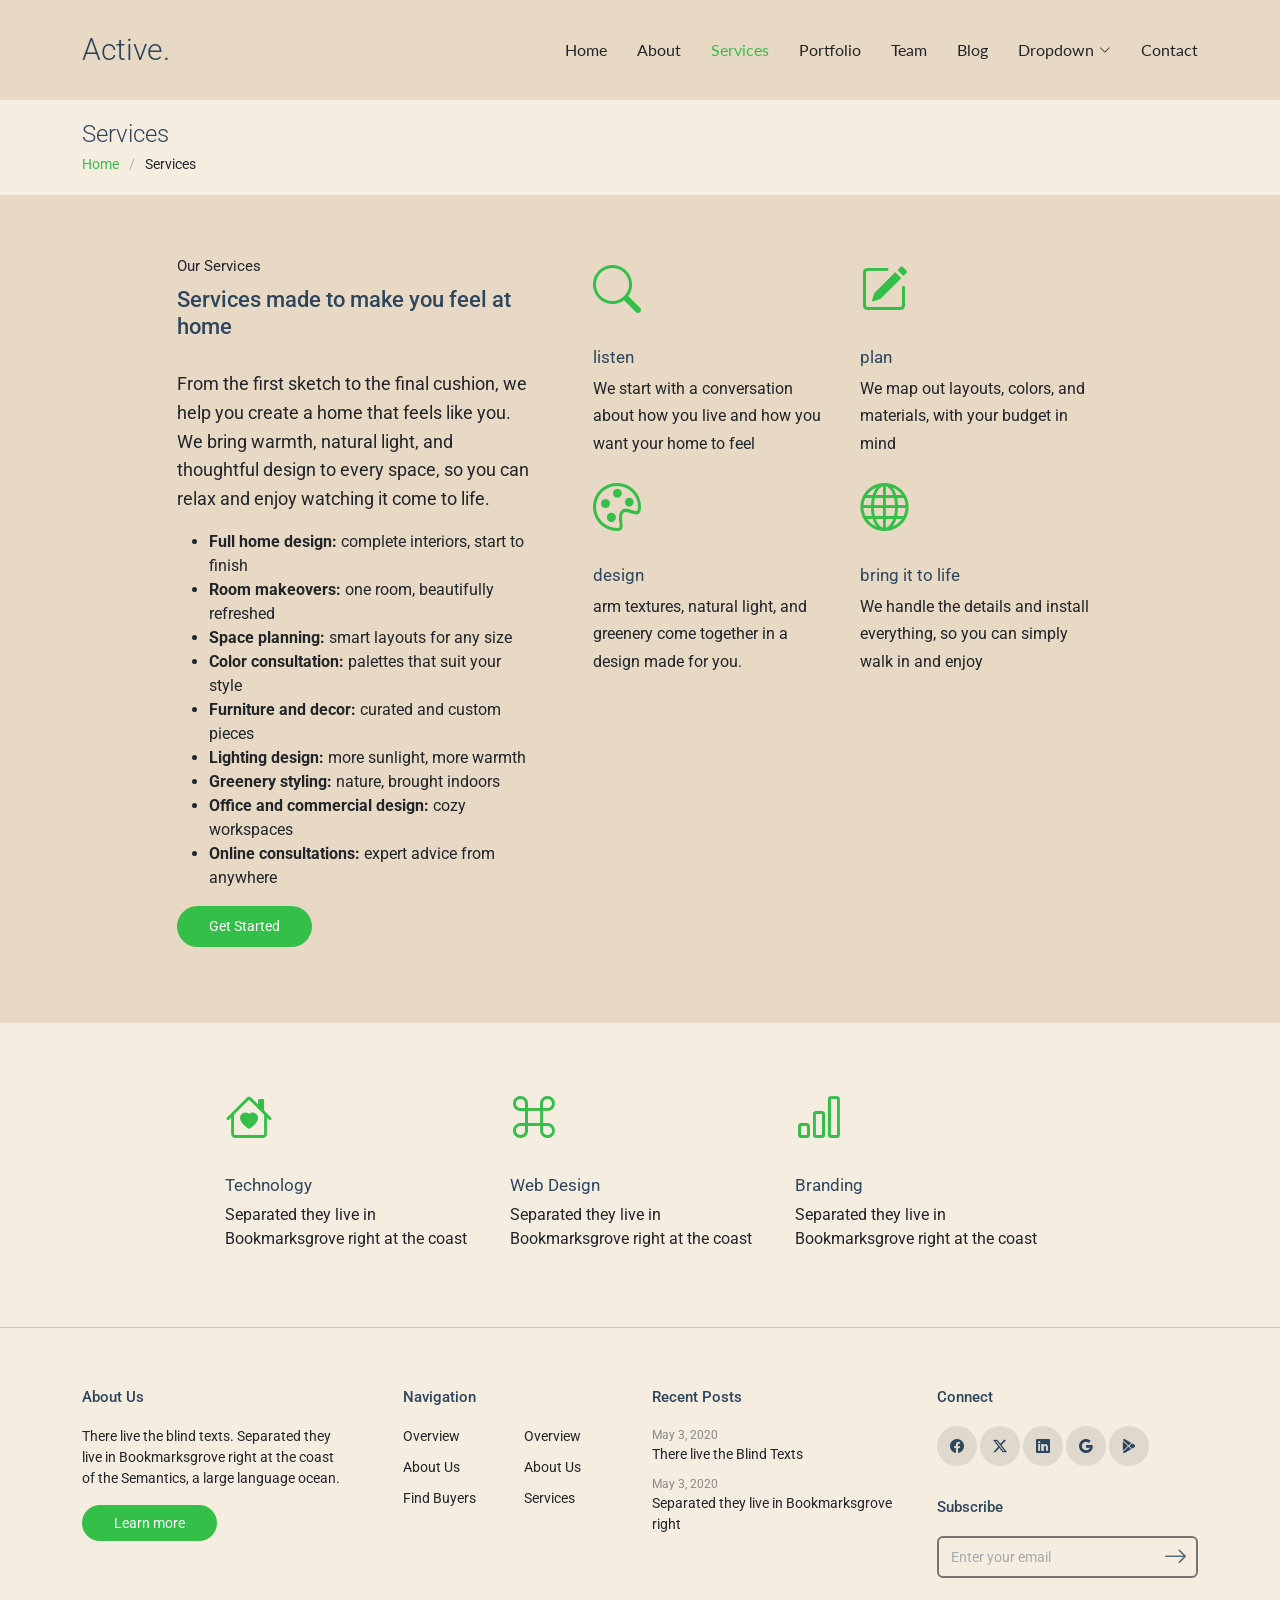
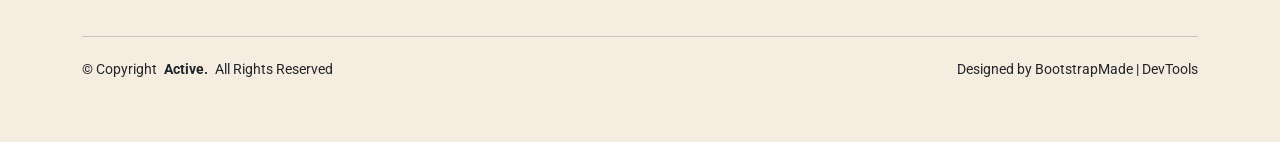
<file: services.html>
<!DOCTYPE html>
<html lang="en">

<head>
  <meta charset="utf-8">
  <meta content="width=device-width, initial-scale=1.0" name="viewport">
  <title>Services - Active Bootstrap Template</title>
  <meta name="description" content="">
  <meta name="keywords" content="">

  <!-- Favicons -->
  <link href="assets/img/favicon.png" rel="icon">
  <link href="assets/img/apple-touch-icon.png" rel="apple-touch-icon">

  <!-- Fonts -->
  <link href="https://fonts.googleapis.com" rel="preconnect">
  <link href="https://fonts.gstatic.com" rel="preconnect" crossorigin>
  <link href="https://fonts.googleapis.com/css2?family=Roboto:ital,wght@0,100;0,300;0,400;0,500;0,700;0,900;1,100;1,300;1,400;1,500;1,700;1,900&family=Lato:ital,wght@0,100;0,300;0,400;0,700;0,900;1,100;1,300;1,400;1,700;1,900&display=swap" rel="stylesheet">

  <!-- Vendor CSS Files -->
  <link href="assets/vendor/bootstrap/css/bootstrap.min.css" rel="stylesheet">
  <link href="assets/vendor/bootstrap-icons/bootstrap-icons.css" rel="stylesheet">
  <link href="assets/vendor/aos/aos.css" rel="stylesheet">
  <link href="assets/vendor/swiper/swiper-bundle.min.css" rel="stylesheet">
  <link href="assets/vendor/glightbox/css/glightbox.min.css" rel="stylesheet">

  <!-- Main CSS File -->
  <link href="assets/css/main.css" rel="stylesheet">

  <!-- =======================================================
  * Template Name: Active
  * Template URL: https://bootstrapmade.com/active-bootstrap-website-template/
  * Updated: Aug 07 2024 with Bootstrap v5.3.3
  * Author: BootstrapMade.com
  * License: https://bootstrapmade.com/license/
  ======================================================== -->
</head>

<body class="services-page">

  <header id="header" class="header d-flex align-items-center sticky-top">
    <div class="container-fluid container-xl position-relative d-flex align-items-center justify-content-between">

      <a href="index.html" class="logo d-flex align-items-center">
        <!-- Uncomment the line below if you also wish to use an image logo -->
        <!-- <img src="assets/img/logo.png" alt=""> -->
        <h1 class="sitename">Active.</h1>
      </a>

      <nav id="navmenu" class="navmenu">
        <ul>
          <li><a href="index.html">Home</a></li>
          <li><a href="about.html">About</a></li>
          <li><a href="services.html" class="active">Services</a></li>
          <li><a href="portfolio.html">Portfolio</a></li>
          <li><a href="team.html">Team</a></li>
          <li><a href="blog.html">Blog</a></li>
          <li class="dropdown"><a href="#"><span>Dropdown</span> <i class="bi bi-chevron-down toggle-dropdown"></i></a>
            <ul>
              <li><a href="#">Dropdown 1</a></li>
              <li class="dropdown"><a href="#"><span>Deep Dropdown</span> <i class="bi bi-chevron-down toggle-dropdown"></i></a>
                <ul>
                  <li><a href="#">Deep Dropdown 1</a></li>
                  <li><a href="#">Deep Dropdown 2</a></li>
                  <li><a href="#">Deep Dropdown 3</a></li>
                  <li><a href="#">Deep Dropdown 4</a></li>
                  <li><a href="#">Deep Dropdown 5</a></li>
                </ul>
              </li>
              <li><a href="#">Dropdown 2</a></li>
              <li><a href="#">Dropdown 3</a></li>
              <li><a href="#">Dropdown 4</a></li>
            </ul>
          </li>
          <li><a href="contact.html">Contact</a></li>
        </ul>
        <i class="mobile-nav-toggle d-xl-none bi bi-list"></i>
      </nav>

    </div>
  </header>

  <main class="main">

    <!-- Page Title -->
    <div class="page-title light-background">
      <div class="container">
        <h1>Services</h1>
        <nav class="breadcrumbs">
          <ol>
            <li><a href="index.html">Home</a></li>
            <li class="current">Services</li>
          </ol>
        </nav>
      </div>
    </div><!-- End Page Title -->

    <!-- Services 2 Section -->
    <section id="services-2" class="services-2 section">

      <div class="container">
        <div class="row justify-content-center" data-aos="fade-up">
          <div class="col-md-6 col-lg-4">
            <span class="content-subtitle">Our Services</span>
            <h2 class="content-title">
             Services made to make you feel at home
            </h2>
            <p class="lead">
             From the first sketch to the final cushion, we help you create a home that feels like you. We bring warmth, natural light, and thoughtful design to every space, so you can relax and enjoy watching it come to life.

<ul>
  <li><strong>Full home design:</strong> complete interiors, start to finish</li>
  <li><strong>Room makeovers:</strong> one room, beautifully refreshed</li>
  <li><strong>Space planning:</strong> smart layouts for any size</li>
  <li><strong>Color consultation:</strong> palettes that suit your style</li>
  <li><strong>Furniture and decor:</strong> curated and custom pieces</li>
  <li><strong>Lighting design:</strong> more sunlight, more warmth</li>
  <li><strong>Greenery styling:</strong> nature, brought indoors</li>
  <li><strong>Office and commercial design:</strong> cozy workspaces</li>
  <li><strong>Online consultations:</strong> expert advice from anywhere</li>
</ul>
            </p>
            <!-- <p class="mb-5">
              Separated they live in Bookmarksgrove right at the coast of the
              Semantics, a large language ocean.
            </p> -->
            <p>
              <a href="#" class="btn btn-get-started">Get Started</a>
            </p>
          </div>
          <div class="col-md-6 col-lg-6 ps-lg-5">
            <div class="row">
              <div class="col-6 col-sm-6 col-md-6 col-lg-6">
                <div class="services-item" data-aos="fade-up" data-aos-delay="">
                  <div class="services-icon">
                    <i class="bi bi-search"></i>
                  </div>
                  <div>
                    <h3>listen</h3>
                    <p>We start with a conversation about how you live and how you want your home to feel</p>
                  </div>
                </div>
              </div>
              <div class="col-6 col-sm-6 col-md-6 col-lg-6">
                <div class="services-item" data-aos="fade-up" data-aos-delay="100">
                  <div class="services-icon">
                    <i class="bi bi-pencil-square"></i>
                  </div>
                  <div>
                    <h3>plan</h3>
                    <p>We map out layouts, colors, and materials, with your budget in mind</p>
                  </div>
                </div>
              </div>
              <div class="col-6 col-sm-6 col-md-6 col-lg-6">
                <div class="services-item" data-aos="fade-up" data-aos-delay="200">
                  <div class="services-icon">
                    <i class="bi bi-palette"></i>
                  </div>
                  <div>
                    <h3>design</h3>
                    <p>arm textures, natural light, and greenery come together in a design made for you.</p>
                  </div>
                </div>
              </div>

              <div class="col-6 col-sm-6 col-md-6 col-lg-6">
                <div class="services-item" data-aos="fade-up" data-aos-delay="300">
                  <div class="services-icon">
                    <i class="bi bi-globe"></i>
                  </div>
                  <div>
                    <h3>bring it to life</h3>
                    <p>We handle the details and install everything, so you can simply walk in and enjoy</p>
                  </div>
                </div>
              </div>
            </div>
          </div>
        </div>
      </div>
    </section><!-- /Services 2 Section -->

    <!-- Services Section -->
    <section id="services" class="services section light-background">

      <div class="container">
        <div class="row gy-4 justify-content-center">

          <div class="col-lg-3">
            <div class="services-item" data-aos="fade-up">
              <div class="services-icon">
                <i class="bi bi-house-heart"></i>
              </div>
              <div>
                <h3>Technology</h3>
                <p>Separated they live in Bookmarksgrove right at the coast</p>
              </div>
            </div>
          </div>

          <div class="col-lg-3">
            <div class="services-item" data-aos="fade-up" data-aos-delay="100">
              <div class="services-icon">
                <i class="bi bi-command"></i>
              </div>
              <div>
                <h3>Web Design</h3>
                <p>Separated they live in Bookmarksgrove right at the coast</p>
              </div>
            </div>
          </div>

          <div class="col-lg-3">
            <div class="services-item" data-aos="fade-up" data-aos-delay="200">
              <div class="services-icon">
                <i class="bi bi-bar-chart"></i>
              </div>
              <div>
                <h3>Branding</h3>
                <p>Separated they live in Bookmarksgrove right at the coast</p>
              </div>
            </div>
          </div>

        </div>
      </div>
    </section><!-- /Services Section -->

  </main>

  <footer id="footer" class="footer light-background">
    <div class="container">
      <div class="row g-4">
        <div class="col-md-6 col-lg-3 mb-3 mb-md-0">
          <div class="widget">
            <h3 class="widget-heading">About Us</h3>
            <p class="mb-4">
              There live the blind texts. Separated they live in Bookmarksgrove
              right at the coast of the Semantics, a large language ocean.
            </p>
            <p class="mb-0">
              <a href="#" class="btn-learn-more">Learn more</a>
            </p>
          </div>
        </div>
        <div class="col-md-6 col-lg-3 ps-lg-5 mb-3 mb-md-0">
          <div class="widget">
            <h3 class="widget-heading">Navigation</h3>
            <ul class="list-unstyled float-start me-5">
              <li><a href="#">Overview</a></li>
              <li><a href="#">About Us</a></li>
              <li><a href="#">Find Buyers</a></li>
            </ul>
            <ul class="list-unstyled float-start">
              <li><a href="#">Overview</a></li>
              <li><a href="#">About Us</a></li>
              <li><a href="#">Services</a></li>
            </ul>
          </div>
        </div>
        <div class="col-md-6 col-lg-3 pl-lg-5">
          <div class="widget">
            <h3 class="widget-heading">Recent Posts</h3>
            <ul class="list-unstyled footer-blog-entry">
              <li>
                <span class="d-block date">May 3, 2020</span>
                <a href="#">There live the Blind Texts</a>
              </li>
              <li>
                <span class="d-block date">May 3, 2020</span>
                <a href="#">Separated they live in Bookmarksgrove right</a>
              </li>
            </ul>
          </div>
        </div>
        <div class="col-md-6 col-lg-3 pl-lg-5">
          <div class="widget">
            <h3 class="widget-heading">Connect</h3>
            <ul class="list-unstyled social-icons light mb-3">
              <li>
                <a href="#"><span class="bi bi-facebook"></span></a>
              </li>
              <li>
                <a href="#"><span class="bi bi-twitter-x"></span></a>
              </li>
              <li>
                <a href="#"><span class="bi bi-linkedin"></span></a>
              </li>
              <li>
                <a href="#"><span class="bi bi-google"></span></a>
              </li>
              <li>
                <a href="#"><span class="bi bi-google-play"></span></a>
              </li>
            </ul>
          </div>

          <div class="widget">
            <div class="footer-subscribe">
              <h3 class="widget-heading">Subscribe</h3>
              <form action="forms/newsletter.php" method="post" class="php-email-form">
                <div class="mb-2">
                  <input type="text" class="form-control" name="email" placeholder="Enter your email">

                  <button type="submit" class="btn btn-link">
                    <span class="bi bi-arrow-right"></span>
                  </button>
                </div>
                <div class="loading">Loading</div>
                <div class="error-message"></div>
                <div class="sent-message">
                  Your subscription request has been sent. Thank you!
                </div>
              </form>
            </div>
          </div>
        </div>
      </div>

      <div class="copyright d-flex flex-column flex-md-row align-items-center justify-content-md-between">
        <p>© <span>Copyright</span> <strong class="px-1 sitename">Active.</strong> <span>All Rights Reserved</span></p>
        <div class="credits">
          <!-- All the links in the footer should remain intact. -->
          <!-- You can delete the links only if you've purchased the pro version. -->
          <!-- Licensing information: https://bootstrapmade.com/license/ -->
          <!-- Purchase the pro version with working PHP/AJAX contact form: [buy-url] -->
          Designed by <a href="https://bootstrapmade.com/">BootstrapMade</a> | <a href="https://bootstrapmade.com/tools/">DevTools</a>
        </div>
      </div>
    </div>
  </footer>

  <!-- Scroll Top -->
  <a href="#" id="scroll-top" class="scroll-top d-flex align-items-center justify-content-center"><i class="bi bi-arrow-up-short"></i></a>

  <!-- Preloader -->
  <div id="preloader"></div>

  <!-- Vendor JS Files -->
  <script src="assets/vendor/bootstrap/js/bootstrap.bundle.min.js"></script>
  <script src="assets/vendor/php-email-form/validate.js"></script>
  <script src="assets/vendor/aos/aos.js"></script>
  <script src="assets/vendor/swiper/swiper-bundle.min.js"></script>
  <script src="assets/vendor/purecounter/purecounter_vanilla.js"></script>
  <script src="assets/vendor/glightbox/js/glightbox.min.js"></script>
  <script src="assets/vendor/imagesloaded/imagesloaded.pkgd.min.js"></script>
  <script src="assets/vendor/isotope-layout/isotope.pkgd.min.js"></script>

  <!-- Main JS File -->
  <script src="assets/js/main.js"></script>

</body>

</html>
</file>
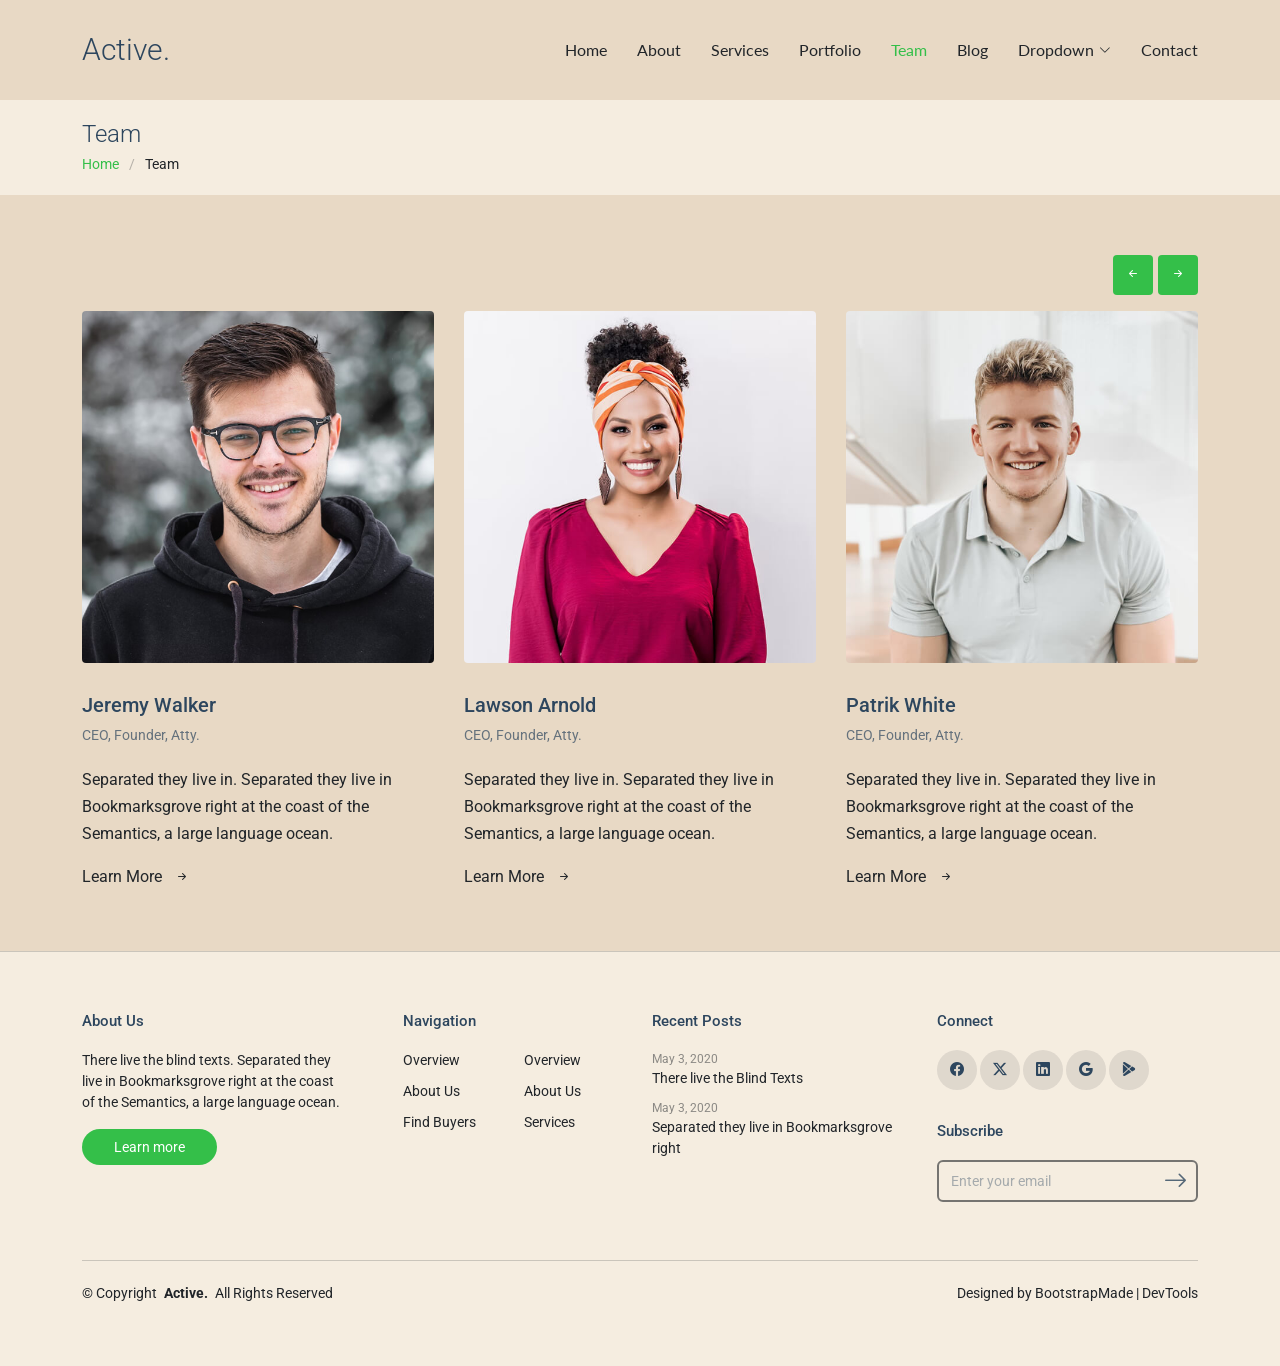
<file: team.html>
<!DOCTYPE html>
<html lang="en">

<head>
  <meta charset="utf-8">
  <meta content="width=device-width, initial-scale=1.0" name="viewport">
  <title>Team - Active Bootstrap Template</title>
  <meta name="description" content="">
  <meta name="keywords" content="">

  <!-- Favicons -->
  <link href="assets/img/favicon.png" rel="icon">
  <link href="assets/img/apple-touch-icon.png" rel="apple-touch-icon">

  <!-- Fonts -->
  <link href="https://fonts.googleapis.com" rel="preconnect">
  <link href="https://fonts.gstatic.com" rel="preconnect" crossorigin>
  <link href="https://fonts.googleapis.com/css2?family=Roboto:ital,wght@0,100;0,300;0,400;0,500;0,700;0,900;1,100;1,300;1,400;1,500;1,700;1,900&family=Lato:ital,wght@0,100;0,300;0,400;0,700;0,900;1,100;1,300;1,400;1,700;1,900&display=swap" rel="stylesheet">

  <!-- Vendor CSS Files -->
  <link href="assets/vendor/bootstrap/css/bootstrap.min.css" rel="stylesheet">
  <link href="assets/vendor/bootstrap-icons/bootstrap-icons.css" rel="stylesheet">
  <link href="assets/vendor/aos/aos.css" rel="stylesheet">
  <link href="assets/vendor/swiper/swiper-bundle.min.css" rel="stylesheet">
  <link href="assets/vendor/glightbox/css/glightbox.min.css" rel="stylesheet">

  <!-- Main CSS File -->
  <link href="assets/css/main.css" rel="stylesheet">

  <!-- =======================================================
  * Template Name: Active
  * Template URL: https://bootstrapmade.com/active-bootstrap-website-template/
  * Updated: Aug 07 2024 with Bootstrap v5.3.3
  * Author: BootstrapMade.com
  * License: https://bootstrapmade.com/license/
  ======================================================== -->
</head>

<body class="team-page">

  <header id="header" class="header d-flex align-items-center sticky-top">
    <div class="container-fluid container-xl position-relative d-flex align-items-center justify-content-between">

      <a href="index.html" class="logo d-flex align-items-center">
        <!-- Uncomment the line below if you also wish to use an image logo -->
        <!-- <img src="assets/img/logo.png" alt=""> -->
        <h1 class="sitename">Active.</h1>
      </a>

      <nav id="navmenu" class="navmenu">
        <ul>
          <li><a href="index.html">Home</a></li>
          <li><a href="about.html">About</a></li>
          <li><a href="services.html">Services</a></li>
          <li><a href="portfolio.html">Portfolio</a></li>
          <li><a href="team.html" class="active">Team</a></li>
          <li><a href="blog.html">Blog</a></li>
          <li class="dropdown"><a href="#"><span>Dropdown</span> <i class="bi bi-chevron-down toggle-dropdown"></i></a>
            <ul>
              <li><a href="#">Dropdown 1</a></li>
              <li class="dropdown"><a href="#"><span>Deep Dropdown</span> <i class="bi bi-chevron-down toggle-dropdown"></i></a>
                <ul>
                  <li><a href="#">Deep Dropdown 1</a></li>
                  <li><a href="#">Deep Dropdown 2</a></li>
                  <li><a href="#">Deep Dropdown 3</a></li>
                  <li><a href="#">Deep Dropdown 4</a></li>
                  <li><a href="#">Deep Dropdown 5</a></li>
                </ul>
              </li>
              <li><a href="#">Dropdown 2</a></li>
              <li><a href="#">Dropdown 3</a></li>
              <li><a href="#">Dropdown 4</a></li>
            </ul>
          </li>
          <li><a href="contact.html">Contact</a></li>
        </ul>
        <i class="mobile-nav-toggle d-xl-none bi bi-list"></i>
      </nav>

    </div>
  </header>

  <main class="main">

    <!-- Page Title -->
    <div class="page-title light-background">
      <div class="container">
        <h1>Team</h1>
        <nav class="breadcrumbs">
          <ol>
            <li><a href="index.html">Home</a></li>
            <li class="current">Team</li>
          </ol>
        </nav>
      </div>
    </div><!-- End Page Title -->

    <!-- Team Section -->
    <section id="team" class="team section">

      <div class="site-section slider-team-wrap">
        <div class="container">

          <div class="slider-nav d-flex justify-content-end mb-3">
            <a href="#" class="js-prev js-custom-prev"><i class="bi bi-arrow-left-short"></i></a>
            <a href="#" class="js-next js-custom-next"><i class="bi bi-arrow-right-short"></i></a>
          </div>

          <div class="swiper init-swiper" data-aos="fade-up" data-aos-delay="100">
            <script type="application/json" class="swiper-config">
              {
                "loop": true,
                "speed": 600,
                "autoplay": {
                  "delay": 5000
                },
                "slidesPerView": "1",
                "pagination": {
                  "el": ".swiper-pagination",
                  "type": "bullets",
                  "clickable": true
                },
                "navigation": {
                  "nextEl": ".js-custom-next",
                  "prevEl": ".js-custom-prev"
                },
                "breakpoints": {
                  "640": {
                    "slidesPerView": 2,
                    "spaceBetween": 30
                  },
                  "768": {
                    "slidesPerView": 3,
                    "spaceBetween": 30
                  },
                  "1200": {
                    "slidesPerView": 3,
                    "spaceBetween": 30
                  }
                }
              }
            </script>
            <div class="swiper-wrapper">
              <div class="swiper-slide">
                <div class="team">
                  <div class="pic">
                    <img src="assets/img/team/team-1.jpg" alt="Image" class="img-fluid">
                  </div>
                  <h3 clas="">
                    <a href="#"><span class="">Jeremy</span> Walker</a>
                  </h3>
                  <span class="d-block position">CEO, Founder, Atty.</span>
                  <p>
                    Separated they live in. Separated they live in Bookmarksgrove
                    right at the coast of the Semantics, a large language ocean.
                  </p>
                  <p class="mb-0">
                    <a href="#" class="more dark">Learn More <span class="bi bi-arrow-right-short"></span></a>
                  </p>
                </div>
              </div>
              <div class="swiper-slide">
                <div class="team">
                  <div class="pic">
                    <img src="assets/img/team/team-2.jpg" alt="Image" class="img-fluid">
                  </div>
                  <h3 clas="">
                    <a href="#"><span class="">Lawson</span> Arnold</a>
                  </h3>
                  <span class="d-block position">CEO, Founder, Atty.</span>
                  <p>
                    Separated they live in. Separated they live in Bookmarksgrove
                    right at the coast of the Semantics, a large language ocean.
                  </p>
                  <p class="mb-0">
                    <a href="#" class="more dark">Learn More <span class="bi bi-arrow-right-short"></span></a>
                  </p>
                </div>
              </div>
              <div class="swiper-slide">
                <div class="team">
                  <div class="pic">
                    <img src="assets/img/team/team-3.jpg" alt="Image" class="img-fluid">
                  </div>
                  <h3 clas="">
                    <a href="#"><span class="">Patrik</span> White</a>
                  </h3>
                  <span class="d-block position">CEO, Founder, Atty.</span>
                  <p>
                    Separated they live in. Separated they live in Bookmarksgrove
                    right at the coast of the Semantics, a large language ocean.
                  </p>
                  <p class="mb-0">
                    <a href="#" class="more dark">Learn More <span class="bi bi-arrow-right-short"></span></a>
                  </p>
                </div>
              </div>
              <div class="swiper-slide">
                <div class="team">
                  <div class="pic">
                    <img src="assets/img/team/team-4.jpg" alt="Image" class="img-fluid">
                  </div>
                  <h3 clas="">
                    <a href="#"><span class="">Kathryn</span> Ryan</a>
                  </h3>
                  <span class="d-block position">CEO, Founder, Atty.</span>
                  <p>
                    Separated they live in. Separated they live in Bookmarksgrove
                    right at the coast of the Semantics, a large language ocean.
                  </p>
                  <p class="mb-0">
                    <a href="#" class="more dark">Learn More <span class="bi bi-arrow-right-short"></span></a>
                  </p>
                </div>
              </div>
              <!-- <div class="swiper-slide"></div> -->
            </div>
          </div>
        </div>
        <!-- /.container -->
      </div>
    </section><!-- /Team Section -->

  </main>

  <footer id="footer" class="footer light-background">
    <div class="container">
      <div class="row g-4">
        <div class="col-md-6 col-lg-3 mb-3 mb-md-0">
          <div class="widget">
            <h3 class="widget-heading">About Us</h3>
            <p class="mb-4">
              There live the blind texts. Separated they live in Bookmarksgrove
              right at the coast of the Semantics, a large language ocean.
            </p>
            <p class="mb-0">
              <a href="#" class="btn-learn-more">Learn more</a>
            </p>
          </div>
        </div>
        <div class="col-md-6 col-lg-3 ps-lg-5 mb-3 mb-md-0">
          <div class="widget">
            <h3 class="widget-heading">Navigation</h3>
            <ul class="list-unstyled float-start me-5">
              <li><a href="#">Overview</a></li>
              <li><a href="#">About Us</a></li>
              <li><a href="#">Find Buyers</a></li>
            </ul>
            <ul class="list-unstyled float-start">
              <li><a href="#">Overview</a></li>
              <li><a href="#">About Us</a></li>
              <li><a href="#">Services</a></li>
            </ul>
          </div>
        </div>
        <div class="col-md-6 col-lg-3 pl-lg-5">
          <div class="widget">
            <h3 class="widget-heading">Recent Posts</h3>
            <ul class="list-unstyled footer-blog-entry">
              <li>
                <span class="d-block date">May 3, 2020</span>
                <a href="#">There live the Blind Texts</a>
              </li>
              <li>
                <span class="d-block date">May 3, 2020</span>
                <a href="#">Separated they live in Bookmarksgrove right</a>
              </li>
            </ul>
          </div>
        </div>
        <div class="col-md-6 col-lg-3 pl-lg-5">
          <div class="widget">
            <h3 class="widget-heading">Connect</h3>
            <ul class="list-unstyled social-icons light mb-3">
              <li>
                <a href="#"><span class="bi bi-facebook"></span></a>
              </li>
              <li>
                <a href="#"><span class="bi bi-twitter-x"></span></a>
              </li>
              <li>
                <a href="#"><span class="bi bi-linkedin"></span></a>
              </li>
              <li>
                <a href="#"><span class="bi bi-google"></span></a>
              </li>
              <li>
                <a href="#"><span class="bi bi-google-play"></span></a>
              </li>
            </ul>
          </div>

          <div class="widget">
            <div class="footer-subscribe">
              <h3 class="widget-heading">Subscribe</h3>
              <form action="forms/newsletter.php" method="post" class="php-email-form">
                <div class="mb-2">
                  <input type="text" class="form-control" name="email" placeholder="Enter your email">

                  <button type="submit" class="btn btn-link">
                    <span class="bi bi-arrow-right"></span>
                  </button>
                </div>
                <div class="loading">Loading</div>
                <div class="error-message"></div>
                <div class="sent-message">
                  Your subscription request has been sent. Thank you!
                </div>
              </form>
            </div>
          </div>
        </div>
      </div>

      <div class="copyright d-flex flex-column flex-md-row align-items-center justify-content-md-between">
        <p>© <span>Copyright</span> <strong class="px-1 sitename">Active.</strong> <span>All Rights Reserved</span></p>
        <div class="credits">
          <!-- All the links in the footer should remain intact. -->
          <!-- You can delete the links only if you've purchased the pro version. -->
          <!-- Licensing information: https://bootstrapmade.com/license/ -->
          <!-- Purchase the pro version with working PHP/AJAX contact form: [buy-url] -->
          Designed by <a href="https://bootstrapmade.com/">BootstrapMade</a> | <a href="https://bootstrapmade.com/tools/">DevTools</a>
        </div>
      </div>
    </div>
  </footer>

  <!-- Scroll Top -->
  <a href="#" id="scroll-top" class="scroll-top d-flex align-items-center justify-content-center"><i class="bi bi-arrow-up-short"></i></a>

  <!-- Preloader -->
  <div id="preloader"></div>

  <!-- Vendor JS Files -->
  <script src="assets/vendor/bootstrap/js/bootstrap.bundle.min.js"></script>
  <script src="assets/vendor/php-email-form/validate.js"></script>
  <script src="assets/vendor/aos/aos.js"></script>
  <script src="assets/vendor/swiper/swiper-bundle.min.js"></script>
  <script src="assets/vendor/purecounter/purecounter_vanilla.js"></script>
  <script src="assets/vendor/glightbox/js/glightbox.min.js"></script>
  <script src="assets/vendor/imagesloaded/imagesloaded.pkgd.min.js"></script>
  <script src="assets/vendor/isotope-layout/isotope.pkgd.min.js"></script>

  <!-- Main JS File -->
  <script src="assets/js/main.js"></script>

</body>

</html>
</file>
<file: assets/css/main.css>
/**
* Template Name: Active
* Template URL: https://bootstrapmade.com/active-bootstrap-website-template/
* Updated: Aug 07 2024 with Bootstrap v5.3.3
* Author: BootstrapMade.com
* License: https://bootstrapmade.com/license/
*/

/*--------------------------------------------------------------
# Font & Color Variables
# Help: https://bootstrapmade.com/color-system/
--------------------------------------------------------------*/
/* Fonts */










:root {
  --default-font: "Roboto",  system-ui, -apple-system, "Segoe UI", Roboto, "Helvetica Neue", Arial, "Noto Sans", "Liberation Sans", sans-serif, "Apple Color Emoji", "Segoe UI Emoji", "Segoe UI Symbol", "Noto Color Emoji";
  --heading-font: "Roboto",  sans-serif;
  --nav-font: "Lato",  sans-serif;
}

/* Global Colors - The following color variables are used throughout the website. Updating them here will change the color scheme of the entire website */
:root { 
  --background-color: #E8D9C5; /* Background color for the entire website, including individual sections */
  --default-color: #212529; /* Default color used for the majority of the text content across the entire website */
  --heading-color: #2d465e; /* Color for headings, subheadings and title throughout the website */
  --accent-color: #34bf49; /* Accent color that represents your brand on the website. It's used for buttons, links, and other elements that need to stand out */
  --surface-color: #ffffff; /* The surface color is used as a background of boxed elements within sections, such as cards, icon boxes, or other elements that require a visual separation from the global background. */
  --contrast-color: #ffffff; /* Contrast color for text, ensuring readability against backgrounds of accent, heading, or default colors. */
}

/* Nav Menu Colors - The following color variables are used specifically for the navigation menu. They are separate from the global colors to allow for more customization options */
:root {
  --nav-color: #212529;  /* The default color of the main navmenu links */
  --nav-hover-color: #34bf49; /* Applied to main navmenu links when they are hovered over or active */
  --nav-mobile-background-color: #ffffff; /* Used as the background color for mobile navigation menu */
  --nav-dropdown-background-color: #ffffff; /* Used as the background color for dropdown items that appear when hovering over primary navigation items */
  --nav-dropdown-color: #212529; /* Used for navigation links of the dropdown items in the navigation menu. */
  --nav-dropdown-hover-color: #34bf49; /* Similar to --nav-hover-color, this color is applied to dropdown navigation links when they are hovered over. */
}

/* Color Presets - These classes override global colors when applied to any section or element, providing reuse of the sam color scheme. */

.light-background {
  --background-color: #F5EDE0;
  --surface-color:#A3B18A;
}

.dark-background {
  --background-color: #060606;
  --default-color: #ffffff;
  --heading-color: #ffffff;
  --surface-color: #252525;
  --contrast-color: #ffffff;
}

/* Smooth scroll */
:root {
  scroll-behavior: smooth;
}

/*--------------------------------------------------------------
# General Styling & Shared Classes
--------------------------------------------------------------*/
body {
  color: var(--default-color);
  background-color: var(--background-color);
  font-family: var(--default-font);
}

a {
  color: var(--accent-color);
  text-decoration: none;
  transition: 0.3s;
}

a:hover {
  color: color-mix(in srgb, var(--accent-color), transparent 25%);
  text-decoration: none;
}

h1,
h2,
h3,
h4,
h5,
h6 {
  color: var(--heading-color);
  font-family: var(--heading-font);
}

/* PHP Email Form Messages
------------------------------*/
.php-email-form .error-message {
  display: none;
  background: #df1529;
  color: #ffffff;
  text-align: left;
  padding: 15px;
  margin-bottom: 24px;
  font-weight: 600;
}

.php-email-form .sent-message {
  display: none;
  color: #ffffff;
  background: #059652;
  text-align: center;
  padding: 15px;
  margin-bottom: 24px;
  font-weight: 600;
}

.php-email-form .loading {
  display: none;
  background: var(--surface-color);
  text-align: center;
  padding: 15px;
  margin-bottom: 24px;
}

.php-email-form .loading:before {
  content: "";
  display: inline-block;
  border-radius: 50%;
  width: 24px;
  height: 24px;
  margin: 0 10px -6px 0;
  border: 3px solid var(--accent-color);
  border-top-color: var(--surface-color);
  animation: php-email-form-loading 1s linear infinite;
}

@keyframes php-email-form-loading {
  0% {
    transform: rotate(0deg);
  }

  100% {
    transform: rotate(360deg);
  }
}

/*--------------------------------------------------------------
# Global Header
--------------------------------------------------------------*/
.header {
  color: var(--default-color);
  background-color: var(--background-color);
  padding: 20px 0;
  transition: all 0.5s;
  z-index: 997;
}

.header .logo {
  line-height: 1;
}

.header .logo img {
  max-height: 32px;
  margin-right: 8px;
}

.header .logo h1 {
  font-size: 30px;
  margin: 0;
  font-weight: 300;
  color: var(--heading-color);
}

.scrolled .header {
  box-shadow: 0px 0 18px rgba(0, 0, 0, 0.1);
}

/*--------------------------------------------------------------
# Navigation Menu
--------------------------------------------------------------*/
/* Navmenu - Desktop */
@media (min-width: 1200px) {
  .navmenu {
    padding: 0;
  }

  .navmenu ul {
    margin: 0;
    padding: 0;
    display: flex;
    list-style: none;
    align-items: center;
  }

  .navmenu li {
    position: relative;
  }

  .navmenu a,
  .navmenu a:focus {
    color: var(--nav-color);
    padding: 18px 15px;
    font-size: 16px;
    font-family: var(--nav-font);
    font-weight: 400;
    display: flex;
    align-items: center;
    justify-content: space-between;
    white-space: nowrap;
    transition: 0.3s;
  }

  .navmenu a i,
  .navmenu a:focus i {
    font-size: 12px;
    line-height: 0;
    margin-left: 5px;
    transition: 0.3s;
  }

  .navmenu li:last-child a {
    padding-right: 0;
  }

  .navmenu li:hover>a,
  .navmenu .active,
  .navmenu .active:focus {
    color: var(--nav-hover-color);
  }

  .navmenu .dropdown ul {
    margin: 0;
    padding: 10px 0;
    background: var(--nav-dropdown-background-color);
    display: block;
    position: absolute;
    visibility: hidden;
    left: 14px;
    top: 130%;
    opacity: 0;
    transition: 0.3s;
    border-radius: 4px;
    z-index: 99;
    box-shadow: 0px 0px 30px rgba(0, 0, 0, 0.1);
  }

  .navmenu .dropdown ul li {
    min-width: 200px;
  }

  .navmenu .dropdown ul a {
    padding: 10px 20px;
    font-size: 15px;
    text-transform: none;
    color: var(--nav-dropdown-color);
  }

  .navmenu .dropdown ul a i {
    font-size: 12px;
  }

  .navmenu .dropdown ul a:hover,
  .navmenu .dropdown ul .active:hover,
  .navmenu .dropdown ul li:hover>a {
    color: var(--nav-dropdown-hover-color);
  }

  .navmenu .dropdown:hover>ul {
    opacity: 1;
    top: 100%;
    visibility: visible;
  }

  .navmenu .dropdown .dropdown ul {
    top: 0;
    left: -90%;
    visibility: hidden;
  }

  .navmenu .dropdown .dropdown:hover>ul {
    opacity: 1;
    top: 0;
    left: -100%;
    visibility: visible;
  }
}

/* Navmenu - Mobile */
@media (max-width: 1199px) {
  .mobile-nav-toggle {
    color: var(--nav-color);
    font-size: 28px;
    line-height: 0;
    margin-right: 10px;
    cursor: pointer;
    transition: color 0.3s;
  }

  .navmenu {
    padding: 0;
    z-index: 9997;
  }

  .navmenu ul {
    display: none;
    list-style: none;
    position: absolute;
    inset: 60px 20px 20px 20px;
    padding: 10px 0;
    margin: 0;
    border-radius: 6px;
    background-color: var(--nav-mobile-background-color);
    overflow-y: auto;
    transition: 0.3s;
    z-index: 9998;
    box-shadow: 0px 0px 30px rgba(0, 0, 0, 0.1);
  }

  .navmenu a,
  .navmenu a:focus {
    color: var(--nav-color);
    padding: 10px 20px;
    font-family: var(--nav-font);
    font-size: 17px;
    font-weight: 500;
    display: flex;
    align-items: center;
    justify-content: space-between;
    white-space: nowrap;
    transition: 0.3s;
  }

  .navmenu a i,
  .navmenu a:focus i {
    font-size: 12px;
    line-height: 0;
    margin-left: 5px;
    width: 30px;
    height: 30px;
    display: flex;
    align-items: center;
    justify-content: center;
    border-radius: 50%;
    transition: 0.3s;
    background-color: color-mix(in srgb, var(--accent-color), transparent 90%);
  }

  .navmenu a i:hover,
  .navmenu a:focus i:hover {
    background-color: var(--accent-color);
    color: var(--contrast-color);
  }

  .navmenu a:hover,
  .navmenu .active,
  .navmenu .active:focus {
    color: var(--nav-hover-color);
  }

  .navmenu .active i,
  .navmenu .active:focus i {
    background-color: var(--accent-color);
    color: var(--contrast-color);
    transform: rotate(180deg);
  }

  .navmenu .dropdown ul {
    position: static;
    display: none;
    z-index: 99;
    padding: 10px 0;
    margin: 10px 20px;
    background-color: var(--nav-dropdown-background-color);
    border: 1px solid color-mix(in srgb, var(--default-color), transparent 90%);
    box-shadow: none;
    transition: all 0.5s ease-in-out;
  }

  .navmenu .dropdown ul ul {
    background-color: rgba(33, 37, 41, 0.1);
  }

  .navmenu .dropdown ul a {
    color: var(--nav-dropdown-color);
  }

  .navmenu .dropdown ul a:hover,
  .navmenu .dropdown ul .active:hover,
  .navmenu .dropdown ul li:hover>a {
    color: var(--nav-dropdown-hover-color);
  }

  .navmenu .dropdown>.dropdown-active {
    display: block;
    background-color: rgba(33, 37, 41, 0.03);
  }

  .mobile-nav-active {
    overflow: hidden;
  }

  .mobile-nav-active .mobile-nav-toggle {
    color: #fff;
    position: absolute;
    font-size: 32px;
    top: 15px;
    right: 15px;
    margin-right: 0;
    z-index: 9999;
  }

  .mobile-nav-active .navmenu {
    position: fixed;
    overflow: hidden;
    inset: 0;
    background: rgba(33, 37, 41, 0.8);
    transition: 0.3s;
  }

  .mobile-nav-active .navmenu>ul {
    display: block;
  }
}

/*--------------------------------------------------------------
# Global Footer
--------------------------------------------------------------*/
.footer {
  background-color: var(--background-color);
  color: var(--default-color);
  padding: 60px 0;
  font-size: 14px;
  border-top: 1px solid color-mix(in srgb, var(--default-color), transparent 80%);
}

.footer a {
  color: var(--default-color) !important;
}

.footer a:hover {
  color: var(--accent-color);
}

.footer .copyright {
  margin-top: 50px;
  position: relative;
  padding-top: 20px;
  border-top: 1px solid color-mix(in srgb, var(--default-color), transparent 80%);
}

.footer .copyright p,
.footer .copyright .credits {
  margin: 2px 0;
}

.footer .btn-learn-more {
  background-color: var(--accent-color);
  border-radius: 30px;
  padding: 8px 30px;
  border: 2px solid transparent;
  transition: 0.3s all ease-in-out;
  font-size: 14px;
  color: var(--contrast-color) !important;
}

.footer .btn-learn-more:hover {
  border-color: var(--accent-color);
  background-color: transparent;
  color: var(--accent-color) !important;
}

.footer .widget .widget-heading {
  font-size: 15px;
  color: var(--heading-color);
  margin-bottom: 20px;
}

.footer .widget ul li {
  margin-bottom: 10px;
  line-height: 1.5;
}

.footer .widget ul li a {
  color: color-mix(in srgb, var(--heading-color), transparent 50%);
}

.footer .widget ul li a:hover {
  text-decoration: none;
  color: var(--heading-color);
}

.footer .widget .footer-blog-entry .date {
  color: color-mix(in srgb, var(--default-color), transparent 50%);
  font-size: 12px;
}

.footer .social-icons li {
  display: inline-block;
}

.footer .social-icons li a {
  display: inline-block;
  width: 40px;
  height: 40px;
  position: relative;
  border-radius: 50%;
  background: color-mix(in srgb, var(--default-color), transparent 90%);
}

.footer .social-icons li a span {
  color: color-mix(in srgb, var(--heading-color), transparent 0%);
  position: absolute;
  top: 50%;
  left: 50%;
  transform: translate(-50%, -50%);
  transition: 0.3s all ease-in-out;
}

.footer .social-icons li a:hover {
  background: var(--accent-color);
}

.footer .social-icons li a:hover span {
  color: var(--contrast-color);
}

.footer .social-icons li:first-child a {
  padding-left: 0;
}

.footer .footer-subscribe form {
  position: relative;
}

.footer .footer-subscribe .form-control {
  font-size: 14px;
  height: 42px;
  border: 2px solid color-mix(in srgb, var(--default-color), transparent 40%);
  background: none;
  color: var(--heading-color);
  padding-right: 40px;
}

.footer .footer-subscribe .form-control:focus {
  border-color: color-mix(in srgb, var(--default-color), transparent 10%);
  box-shadow: none;
}

.footer .footer-subscribe .form-control::placeholder {
  color: color-mix(in srgb, var(--heading-color), transparent 60%);
}

.footer .footer-subscribe .btn-link {
  padding: 0;
  margin: 0;
  font-size: 1.5rem;
  background-color: none;
  border-color: none;
  position: absolute;
  line-height: 0;
  color: color-mix(in srgb, var(--heading-color), transparent 20%);
  top: 20px;
  right: 10px;
  transform: translateY(-50%) rotate(0deg);
}

.footer .footer-subscribe .btn-link:hover,
.footer .footer-subscribe .btn-link:focus,
.footer .footer-subscribe .btn-link:active {
  text-decoration: none;
}

/*--------------------------------------------------------------
# Preloader
--------------------------------------------------------------*/
#preloader {
  position: fixed;
  inset: 0;
  z-index: 999999;
  overflow: hidden;
  background: var(--background-color);
  transition: all 0.6s ease-out;
}

#preloader:before {
  content: "";
  position: fixed;
  top: calc(50% - 30px);
  left: calc(50% - 30px);
  border: 6px solid #ffffff;
  border-color: var(--accent-color) transparent var(--accent-color) transparent;
  border-radius: 50%;
  width: 60px;
  height: 60px;
  animation: animate-preloader 1.5s linear infinite;
}

@keyframes animate-preloader {
  0% {
    transform: rotate(0deg);
  }

  100% {
    transform: rotate(360deg);
  }
}

/*--------------------------------------------------------------
# Scroll Top Button
--------------------------------------------------------------*/
.scroll-top {
  position: fixed;
  visibility: hidden;
  opacity: 0;
  right: 15px;
  bottom: 15px;
  z-index: 99999;
  background-color: var(--accent-color);
  width: 40px;
  height: 40px;
  border-radius: 4px;
  transition: all 0.4s;
}

.scroll-top i {
  font-size: 24px;
  color: var(--contrast-color);
  line-height: 0;
}

.scroll-top:hover {
  background-color: color-mix(in srgb, var(--accent-color), transparent 20%);
  color: var(--contrast-color);
}

.scroll-top.active {
  visibility: visible;
  opacity: 1;
}

/*--------------------------------------------------------------
# Disable aos animation delay on mobile devices
--------------------------------------------------------------*/
@media screen and (max-width: 768px) {
  [data-aos-delay] {
    transition-delay: 0 !important;
  }
}

/*--------------------------------------------------------------
# Global Page Titles & Breadcrumbs
--------------------------------------------------------------*/
.page-title {
  color: var(--default-color);
  background-color: var(--background-color);
  padding: 20px 0;
  position: relative;
}

.page-title h1 {
  font-size: 24px;
  font-weight: 300;
  margin: 0 0 5px 0;
}

.page-title .breadcrumbs ol {
  display: flex;
  flex-wrap: wrap;
  list-style: none;
  padding: 0;
  margin: 0;
  font-size: 14px;
  font-weight: 400;
}

.page-title .breadcrumbs ol li+li {
  padding-left: 10px;
}

.page-title .breadcrumbs ol li+li::before {
  content: "/";
  display: inline-block;
  padding-right: 10px;
  color: color-mix(in srgb, var(--default-color), transparent 70%);
}

/*--------------------------------------------------------------
# Global Sections
--------------------------------------------------------------*/
section,
.section {
  color: var(--default-color);
  background-color: var(--background-color);
  padding: 60px 0;
  scroll-margin-top: 100px;
  overflow: clip;
}

@media (max-width: 1199px) {

  section,
  .section {
    scroll-margin-top: 66px;
  }
}

/*--------------------------------------------------------------
# Global Section Titles
--------------------------------------------------------------*/
.section-title {
  text-align: center;
  padding-bottom: 60px;
  position: relative;
}

.section-title h2 {
  font-size: 22px;
  font-weight: 500;
  margin-bottom: 0;
}

.section-title p {
  font-size: 15px;
  margin-bottom: 10px;
}

/*--------------------------------------------------------------
# About Section
--------------------------------------------------------------*/
.about .btn-get-started {
  background-color: var(--accent-color);
  color: var(--contrast-color);
  border-radius: 30px;
  padding: 8px 30px;
  border: 2px solid transparent;
  transition: 0.3s all ease-in-out;
  font-size: 14px;
}

.about .btn-get-started:hover {
  border-color: var(--accent-color);
  background-color: transparent;
  color: var(--accent-color);
}

.about h1 {
  color: var(--heading-color);
  font-size: 30px;
}

.about p {
  line-height: 1.7;
  color: var(--default-color);
}

.about .swiper-pagination {
  position: absolute;
  bottom: 30px;
}

.about .swiper-pagination .swiper-pagination-bullet {
  margin: 0 5px;
  background: #ffffff;
  opacity: 0.3;
}

.about .swiper-pagination .swiper-pagination-bullet.swiper-pagination-bullet-active {
  background: var(--accent-color);
  opacity: 1;
}

.about .section-subtitle {
  font-size: 15px;
  margin-bottom: 10px;
  display: block;
  color: var(--default-color);
}

/*--------------------------------------------------------------
# About 2 Section
--------------------------------------------------------------*/
.about-2 .content {
  background-color: var(--surface-color);
  padding-top: 50px;
  padding-bottom: 50px;
}

.about-2 .content-subtitle {
  font-size: 15px;
  margin-bottom: 10px;
  display: block;
  color: var(--default-color);
}

.about-2 .content-title {
  color: var(--heading-color);
  font-size: 22px;
  margin-bottom: 30px;
}

.about-2 p {
  line-height: 1.7;
  color: var(--default-color);
}

.about-2 .btn-get-started {
  background-color: var(--accent-color);
  color: var(--contrast-color);
  border-radius: 30px;
  padding: 8px 30px;
  border: 2px solid transparent;
  transition: 0.3s all ease-in-out;
  font-size: 14px;
}

.about-2 .btn-get-started:hover {
  border-color: var(--accent-color);
  background-color: transparent;
  color: var(--accent-color);
}

.about-2 .lead {
  line-height: 1.6;
  font-size: 18px;
  font-weight: normal;
  color: var(--default-color);
}

/*--------------------------------------------------------------
# Services Section
--------------------------------------------------------------*/
.services {
  padding-top: 60px;
  padding-bottom: 60px;
}

.services .services-item .services-icon {
  color: var(--accent-color);
  margin-bottom: 20px;
}

.services .services-item .services-icon i {
  font-size: 48px;
}

.services .services-item h3 {
  font-size: 17px;
  font-weight: 400;
  color: var(--heading-color);
}

/*--------------------------------------------------------------
# Stats Section
--------------------------------------------------------------*/
.stats {
  padding-top: 60px;
}

.stats .content-subtitle {
  font-size: 15px;
  margin-bottom: 10px;
  display: block;
  color: var(--default-color);
}

.stats .lead {
  line-height: 1.6;
  font-size: 18px;
  font-weight: normal;
  color: var(--default-color);
}

.stats .content-title {
  color: var(--heading-color);
  font-size: 22px;
  margin-bottom: 30px;
}

.stats p {
  line-height: 1.7;
  color: var(--default-color);
}

.stats .btn-get-started {
  background-color: var(--accent-color);
  color: var(--contrast-color);
  border-radius: 30px;
  padding: 8px 30px;
  border: 2px solid transparent;
  transition: 0.3s all ease-in-out;
  font-size: 14px;
}

.stats .btn-get-started:hover {
  border-color: var(--accent-color);
  background-color: transparent;
  color: var(--accent-color);
}

.stats .count-numbers .number {
  font-size: 1.8rem;
  color: var(--heading-color);
  position: relative;
  display: block;
  padding-bottom: 7px;
  margin-bottom: 10px;
}

.stats .count-numbers .number:after {
  content: "";
  left: 0;
  bottom: 0;
  position: absolute;
  width: 20px;
  height: 2px;
  background: var(--accent-color);
}

/*--------------------------------------------------------------
# Blog Posts Section
--------------------------------------------------------------*/
.blog-posts .title-wrap {
  padding-bottom: 30px;
}

.blog-posts .content-subtitle {
  font-size: 15px;
  margin-bottom: 10px;
  display: block;
  color: var(--default-color);
}

.blog-posts .content-title {
  color: var(--heading-color);
  font-size: 22px;
  margin-bottom: 30px;
}

.blog-posts .post-entry .thumb {
  margin-bottom: 20px;
}

.blog-posts .post-entry .thumb img {
  transition: 0.3s all ease;
}

.blog-posts .post-entry .thumb:hover img {
  opacity: 0.8;
}

.blog-posts .post-entry .meta {
  font-size: 12px;
  margin-bottom: 20px;
}

.blog-posts .post-entry .meta .cat {
  text-transform: uppercase;
  font-weight: normal;
  color: var(--heading-color);
}

.blog-posts .post-entry .meta .date {
  color: color-mix(in srgb, var(--default-color), transparent 25%);
}

.blog-posts .post-entry .post-content {
  padding-left: 30px;
  padding-right: 30px;
}

.blog-posts .post-entry .post-content h3 {
  font-size: 18px;
  line-height: 1.2;
}

.blog-posts .post-entry .post-content h3 a {
  color: var(--heading-color);
}

.blog-posts .post-entry .post-content h3 a:hover {
  color: var(--accent-color);
}

.blog-posts .author .pic {
  flex: 0 0 50px;
  margin-right: 20px;
}

.blog-posts .author .author-name {
  line-height: 1.3;
}

.blog-posts .author .author-name strong {
  color: var(--heading-color);
  font-weight: normal;
}

.blog-posts .author .author-name span {
  font-size: 14px;
  color: color-mix(in srgb, var(--default-color), transparent 25%);
}

/*--------------------------------------------------------------
# Tabs Section
--------------------------------------------------------------*/
.tabs .service-item .service-icon {
  display: flex;
  align-items: center;
  justify-content: center;
  width: 40px;
  height: 40px;
  flex: 0 0 40px;
  border-radius: 4px;
  position: relative;
  color: var(--accent-color);
  background-color: color-mix(in srgb, var(--default-color), transparent 95%);
  margin-right: 20px;
  font-size: 16px;
}

.tabs .service-item .service-contents h3 {
  font-size: 16px;
  color: var(--heading-color);
}

.tabs .service-item.link {
  padding: 20px;
  margin-bottom: 10px;
  border-radius: 7px;
}

.tabs .service-item.link .service-contents {
  color: var(--default-color);
}

.tabs .service-item.link .service-contents *:last-child {
  margin-bottom: 0;
}

.tabs .service-item.link:hover {
  background: color-mix(in srgb, var(--default-color), transparent 96%);
}

.tabs .service-item.link:hover .service-icon {
  background-color: color-mix(in srgb, var(--default-color), transparent 90%);
  color: var(--default-color);
}

.tabs .service-item.link.active {
  background: var(--surface-color);
}

.tabs .service-item.link.active .service-icon {
  background-color: var(--accent-color);
  color: var(--contrast-color);
}

/*--------------------------------------------------------------
# Services 2 Section
--------------------------------------------------------------*/
.services-2 .content-subtitle {
  font-size: 15px;
  margin-bottom: 10px;
  display: block;
  color: var(--default-color);
}

.services-2 .content-title {
  color: var(--heading-color);
  font-size: 22px;
  margin-bottom: 30px;
}

.services-2 p {
  line-height: 1.7;
  color: var(--default-color);
}

.services-2 .lead {
  line-height: 1.6;
  font-size: 18px;
  font-weight: normal;
  color: var(--default-color);
}

.services-2 .btn-get-started {
  background-color: var(--accent-color);
  color: var(--contrast-color);
  border-radius: 30px;
  padding: 8px 30px;
  border: 2px solid transparent;
  transition: 0.3s all ease-in-out;
  font-size: 14px;
}

.services-2 .btn-get-started:hover {
  border-color: var(--accent-color);
  background-color: transparent;
  color: var(--accent-color);
}

.services-2 .services-item .services-icon {
  color: var(--accent-color);
  margin-bottom: 20px;
}

.services-2 .services-item .services-icon i {
  font-size: 48px;
}

.services-2 .services-item h3 {
  font-size: 17px;
  font-weight: 400;
  color: var(--heading-color);
}

/*--------------------------------------------------------------
# Pricing Section
--------------------------------------------------------------*/
.pricing .pricing-item {
  background-color: var(--surface-color);
  box-shadow: 0px 5px 90px rgba(0, 0, 0, 0.1);
  padding: 40px 20px;
  text-align: center;
  border-radius: 8px;
  position: relative;
  overflow: hidden;
}

.pricing .pricing-item h3 {
  padding: 15px;
  margin-top: 15px;
  font-size: 18px;
  font-weight: 600;
}

.pricing .pricing-item h4 {
  color: var(--accent-color);
  font-size: 42px;
  font-family: var(--default-font);
  font-weight: 500;
}

.pricing .pricing-item h4 sup {
  font-size: 20px;
  top: -15px;
  left: -3px;
}

.pricing .pricing-item h4 span {
  color: color-mix(in srgb, var(--default-color), transparent 40%);
  font-size: 16px;
  font-weight: 300;
}

.pricing .pricing-item ul {
  padding: 20px 0;
  list-style: none;
  text-align: center;
  line-height: 20px;
  font-size: 14px;
}

.pricing .pricing-item ul li {
  padding-bottom: 16px;
}

.pricing .pricing-item ul .na {
  color: color-mix(in srgb, var(--default-color), transparent 60%);
  text-decoration: line-through;
}

.pricing .pricing-item .btn-wrap {
  padding: 15px;
  text-align: center;
}

.pricing .pricing-item .btn-buy {
  color: var(--accent-color);
  background-color: transparent;
  border: 2px solid var(--accent-color);
  display: inline-block;
  padding: 10px 40px 12px 40px;
  border-radius: 50px;
  font-size: 14px;
  font-family: var(--heading-font);
  font-weight: 600;
  transition: 0.3s;
}

.pricing .pricing-item .btn-buy:hover {
  background: var(--accent-color);
  color: var(--contrast-color);
}

.pricing .recommended .btn-buy {
  background: var(--accent-color);
  color: var(--contrast-color);
}

.pricing .recommended .btn-buy:hover {
  background: color-mix(in srgb, var(--accent-color), transparent 20%);
  border-color: color-mix(in srgb, var(--accent-color), transparent 20%);
}

.pricing .recommended-badge {
  position: absolute;
  top: 20px;
  left: 50%;
  transform: translateX(-50%);
  z-index: 1;
  font-size: 13px;
  padding: 3px 25px 6px 25px;
  background: color-mix(in srgb, var(--accent-color), transparent 92%);
  color: var(--accent-color);
  border-radius: 50px;
}

/*--------------------------------------------------------------
# Faq Section
--------------------------------------------------------------*/
.faq .content-subtitle {
  font-size: 15px;
  margin-bottom: 10px;
  display: block;
  color: var(--default-color);
}

.faq .content-title {
  color: var(--heading-color);
  font-size: 22px;
  margin-bottom: 30px;
}

.faq p {
  line-height: 1.7;
  color: var(--default-color);
}

.faq .custom-accordion .accordion-item {
  background-color: var(--surface-color);
  margin-bottom: 0px;
  position: relative;
  border-radius: 0px;
  overflow: hidden;
}

.faq .custom-accordion .accordion-item .btn-link {
  display: block;
  width: 100%;
  padding: 15px 0;
  text-decoration: none;
  text-align: left;
  color: var(--default-color);
  border: none;
  padding-left: 40px;
  border-radius: 0;
  position: relative;
  background-color: color-mix(in srgb, var(--default-color), transparent 94%);
}

.faq .custom-accordion .accordion-item .btn-link:before {
  content: "\f282";
  display: inline-block;
  font-family: "bootstrap-icons" !important;
  font-style: normal;
  font-weight: normal !important;
  font-variant: normal;
  text-transform: none;
  line-height: 1;
  vertical-align: -0.125em;
  -webkit-font-smoothing: antialiased;
  position: absolute;
  top: 50%;
  transform: translateY(-50%);
  left: 15px;
}

.faq .custom-accordion .accordion-item .btn-link[aria-expanded=true] {
  color: var(--accent-color);
}

.faq .custom-accordion .accordion-item .btn-link[aria-expanded=true]:before {
  font-family: "bootstrap-icons" !important;
  content: "\f286";
  position: absolute;
  color: var(--accent-color);
  top: 50%;
  transform: translateY(-50%);
}

.faq .custom-accordion .accordion-item .accordion-body {
  padding: 20px 20px 20px 20px;
  color: var(--default-color);
}

/*--------------------------------------------------------------
# Testimonials Section
--------------------------------------------------------------*/
.testimonials p {
  line-height: 1.7;
  color: var(--default-color);
}

.testimonials .testimonial {
  max-width: 500px;
  text-align: center;
  margin-bottom: 30px;
}

.testimonials .testimonial .name {
  font-size: 18px;
  color: var(--heading-color);
}

.testimonials .testimonial .img-wrap img {
  margin: 0 auto;
  width: 70px;
  border-radius: 50%;
}

.testimonials .swiper-pagination {
  position: absolute;
  bottom: 0px;
}

.testimonials .swiper-pagination .swiper-pagination-bullet {
  margin: 0 5px;
  background-color: color-mix(in srgb, var(--default-color) 65%, transparent);
  opacity: 0.3;
}

.testimonials .swiper-pagination .swiper-pagination-bullet.swiper-pagination-bullet-active {
  background: var(--accent-color);
  opacity: 1;
}

/*--------------------------------------------------------------
# Portfolio Section
--------------------------------------------------------------*/
.portfolio .portfolio-filters {
  padding: 0;
  margin: 0 auto 20px auto;
  list-style: none;
  text-align: center;
}

.portfolio .portfolio-filters li {
  cursor: pointer;
  display: inline-block;
  padding: 8px 20px 10px 20px;
  margin: 0;
  font-size: 15px;
  font-weight: 500;
  line-height: 1;
  margin-bottom: 5px;
  border-radius: 50px;
  transition: all 0.3s ease-in-out;
  font-family: var(--heading-font);
}

.portfolio .portfolio-filters li:hover,
.portfolio .portfolio-filters li.filter-active {
  color: var(--contrast-color);
  background-color: var(--accent-color);
}

.portfolio .portfolio-filters li:first-child {
  margin-left: 0;
}

.portfolio .portfolio-filters li:last-child {
  margin-right: 0;
}

@media (max-width: 575px) {
  .portfolio .portfolio-filters li {
    font-size: 14px;
    margin: 0 0 10px 0;
  }
}

.portfolio .portfolio-item {
  position: relative;
  overflow: hidden;
}

.portfolio .portfolio-item .portfolio-info {
  opacity: 0;
  position: absolute;
  left: 12px;
  right: 12px;
  bottom: -100%;
  z-index: 3;
  transition: all ease-in-out 0.5s;
  background: color-mix(in srgb, var(--background-color), transparent 10%);
  padding: 15px;
}

.portfolio .portfolio-item .portfolio-info h4 {
  font-size: 18px;
  font-weight: 600;
  padding-right: 50px;
}

.portfolio .portfolio-item .portfolio-info p {
  color: color-mix(in srgb, var(--default-color), transparent 30%);
  font-size: 14px;
  margin-bottom: 0;
  padding-right: 50px;
}

.portfolio .portfolio-item .portfolio-info .preview-link,
.portfolio .portfolio-item .portfolio-info .details-link {
  position: absolute;
  right: 50px;
  font-size: 24px;
  top: calc(50% - 14px);
  color: color-mix(in srgb, var(--default-color), transparent 30%);
  transition: 0.3s;
  line-height: 0;
}

.portfolio .portfolio-item .portfolio-info .preview-link:hover,
.portfolio .portfolio-item .portfolio-info .details-link:hover {
  color: var(--accent-color);
}

.portfolio .portfolio-item .portfolio-info .details-link {
  right: 14px;
  font-size: 28px;
}

.portfolio .portfolio-item:hover .portfolio-info {
  opacity: 1;
  bottom: 0;
}

/*--------------------------------------------------------------
# Portfolio Details Section
--------------------------------------------------------------*/
.portfolio-details .portfolio-details-slider img {
  width: 100%;
}

.portfolio-details .swiper-wrapper {
  height: auto;
}

.portfolio-details .swiper-button-prev,
.portfolio-details .swiper-button-next {
  width: 48px;
  height: 48px;
}

.portfolio-details .swiper-button-prev:after,
.portfolio-details .swiper-button-next:after {
  color: rgba(255, 255, 255, 0.8);
  background-color: rgba(0, 0, 0, 0.15);
  font-size: 24px;
  border-radius: 50%;
  width: 48px;
  height: 48px;
  display: flex;
  align-items: center;
  justify-content: center;
  transition: 0.3s;
}

.portfolio-details .swiper-button-prev:hover:after,
.portfolio-details .swiper-button-next:hover:after {
  background-color: rgba(0, 0, 0, 0.3);
}

@media (max-width: 575px) {

  .portfolio-details .swiper-button-prev,
  .portfolio-details .swiper-button-next {
    display: none;
  }
}

.portfolio-details .swiper-pagination {
  margin-top: 20px;
  position: relative;
}

.portfolio-details .swiper-pagination .swiper-pagination-bullet {
  width: 10px;
  height: 10px;
  background-color: color-mix(in srgb, var(--default-color), transparent 85%);
  opacity: 1;
}

.portfolio-details .swiper-pagination .swiper-pagination-bullet-active {
  background-color: var(--accent-color);
}

.portfolio-details .portfolio-info h3 {
  font-size: 22px;
  font-weight: 700;
  margin-bottom: 20px;
  padding-bottom: 20px;
  position: relative;
}

.portfolio-details .portfolio-info h3:after {
  content: "";
  position: absolute;
  display: block;
  width: 50px;
  height: 3px;
  background: var(--accent-color);
  left: 0;
  bottom: 0;
}

.portfolio-details .portfolio-info ul {
  list-style: none;
  padding: 0;
  font-size: 15px;
}

.portfolio-details .portfolio-info ul li {
  display: flex;
  flex-direction: column;
  padding-bottom: 15px;
}

.portfolio-details .portfolio-info ul strong {
  text-transform: uppercase;
  font-weight: 400;
  color: color-mix(in srgb, var(--default-color), transparent 50%);
  font-size: 14px;
}

.portfolio-details .portfolio-info .btn-visit {
  padding: 8px 40px;
  background: var(--accent-color);
  color: var(--contrast-color);
  border-radius: 50px;
  transition: 0.3s;
}

.portfolio-details .portfolio-info .btn-visit:hover {
  background: color-mix(in srgb, var(--accent-color), transparent 20%);
}

.portfolio-details .portfolio-description h2 {
  font-size: 26px;
  font-weight: 700;
  margin-bottom: 20px;
}

.portfolio-details .portfolio-description p {
  padding: 0;
}

.portfolio-details .portfolio-description .testimonial-item {
  padding: 30px 30px 0 30px;
  position: relative;
  background: color-mix(in srgb, var(--default-color), transparent 97%);
  margin-bottom: 50px;
}

.portfolio-details .portfolio-description .testimonial-item .testimonial-img {
  width: 90px;
  border-radius: 50px;
  border: 6px solid var(--background-color);
  float: left;
  margin: 0 10px 0 0;
}

.portfolio-details .portfolio-description .testimonial-item h3 {
  font-size: 18px;
  font-weight: bold;
  margin: 15px 0 5px 0;
  padding-top: 20px;
}

.portfolio-details .portfolio-description .testimonial-item h4 {
  font-size: 14px;
  color: #6c757d;
  margin: 0;
}

.portfolio-details .portfolio-description .testimonial-item .quote-icon-left,
.portfolio-details .portfolio-description .testimonial-item .quote-icon-right {
  color: color-mix(in srgb, var(--accent-color), transparent 50%);
  font-size: 26px;
  line-height: 0;
}

.portfolio-details .portfolio-description .testimonial-item .quote-icon-left {
  display: inline-block;
  left: -5px;
  position: relative;
}

.portfolio-details .portfolio-description .testimonial-item .quote-icon-right {
  display: inline-block;
  right: -5px;
  position: relative;
  top: 10px;
  transform: scale(-1, -1);
}

.portfolio-details .portfolio-description .testimonial-item p {
  font-style: italic;
  margin: 0 0 15px 0 0 0;
  padding: 0;
}

/*--------------------------------------------------------------
# Team Section
--------------------------------------------------------------*/
.team .team h3 {
  font-size: 20px;
}

.team .team h3 a {
  color: var(--heading-color);
}

.team .team .pic {
  margin-bottom: 30px;
}

.team .team .pic img {
  border-radius: 4px;
}

.team .team .position {
  display: block;
  margin-bottom: 20px;
  font-size: 14px;
  color: color-mix(in srgb, var(--heading-color), transparent 30%);
}

.team p {
  line-height: 1.7;
  color: var(--default-color);
}

.team .more {
  position: relative;
  padding-right: 30px;
  display: inline-block;
}

.team .more span {
  position: absolute;
  top: 50%;
  right: 0;
  font-size: 16px;
  transform: translateY(-50%);
  width: 20px;
  height: 20px;
  background: transparent;
  color: var(--contrast-color);
  line-height: 1.6;
  text-align: center;
  transition: 0.3s all ease;
}

.team .more span:before {
  position: absolute;
  top: 50%;
  left: 50%;
  transform: translate(-50%, -50%);
}

.team .more:hover {
  color: var(--contrast-color);
}

.team .more:hover span {
  background: var(--accent-color);
}

.team .more.dark {
  color: var(--default-color);
}

.team .more.dark>span {
  color: var(--default-color);
}

.team .more.dark:hover {
  color: var(--accent-color);
}

.team .more.dark:hover span {
  color: var(--contrast-color);
  background: var(--accent-color);
}

.team .swiper-wrapper {
  height: auto;
}

.team .slider-nav a {
  width: 40px;
  height: 40px;
  position: relative;
  background: var(--accent-color);
  border-radius: 4px;
  transition: 0.2s all ease;
  display: flex;
  align-items: center;
  justify-content: center;
}

.team .slider-nav a i {
  color: var(--contrast-color);
}

.team .slider-nav a:hover {
  background-color: color-mix(in srgb, var(--accent-color) 90%, white 15%);
}

.team .slider-nav a:first-child {
  margin-right: 5px;
}

/*--------------------------------------------------------------
# Blog Posts 2 Section
--------------------------------------------------------------*/
.blog-posts-2 article {
  height: 100%;
}

.blog-posts-2 .post-img {
  max-height: 440px;
  overflow: hidden;
}

.blog-posts-2 .title {
  font-size: 20px;
  font-weight: 700;
  padding: 0;
  margin: 5px 0;
}

.blog-posts-2 .title a {
  color: var(--heading-color);
  transition: 0.3s;
}

.blog-posts-2 .title a:hover {
  color: var(--accent-color);
}

.blog-posts-2 .meta-top {
  margin-top: 10px;
  color: color-mix(in srgb, var(--default-color), transparent 40%);
}

.blog-posts-2 .meta-top ul {
  display: flex;
  flex-wrap: wrap;
  list-style: none;
  align-items: center;
  padding: 0;
  margin: 0;
}

.blog-posts-2 .meta-top i {
  font-size: 24px;
  line-height: 0;
  color: color-mix(in srgb, var(--default-color), transparent 50%);
}

.blog-posts-2 .meta-top a {
  color: color-mix(in srgb, var(--default-color), transparent 40%);
  font-size: 14px;
  display: inline-block;
  line-height: 1;
}

/*--------------------------------------------------------------
# Blog Pagination Section
--------------------------------------------------------------*/
.blog-pagination {
  padding-top: 0;
  color: color-mix(in srgb, var(--default-color), transparent 40%);
}

.blog-pagination ul {
  display: flex;
  padding: 0;
  margin: 0;
  list-style: none;
}

.blog-pagination li {
  margin: 0 5px;
  transition: 0.3s;
}

.blog-pagination li a {
  color: color-mix(in srgb, var(--default-color), transparent 40%);
  padding: 7px 16px;
  display: flex;
  align-items: center;
  justify-content: center;
}

.blog-pagination li a.active,
.blog-pagination li a:hover {
  background: var(--accent-color);
  color: var(--contrast-color);
}

.blog-pagination li a.active a,
.blog-pagination li a:hover a {
  color: var(--contrast-color);
}

/*--------------------------------------------------------------
# Blog Details Section
--------------------------------------------------------------*/
.blog-details {
  padding-bottom: 30px;
}

.blog-details .article {
  background-color: var(--surface-color);
  padding: 30px;
  box-shadow: 0 4px 16px rgba(0, 0, 0, 0.1);
}

.blog-details .post-img {
  margin: -30px -30px 20px -30px;
  overflow: hidden;
}

.blog-details .title {
  color: var(--heading-color);
  font-size: 28px;
  font-weight: 700;
  padding: 0;
  margin: 30px 0;
}

.blog-details .content {
  margin-top: 20px;
}

.blog-details .content h3 {
  font-size: 22px;
  margin-top: 30px;
  font-weight: bold;
}

.blog-details .content blockquote {
  overflow: hidden;
  background-color: color-mix(in srgb, var(--default-color), transparent 95%);
  padding: 60px;
  position: relative;
  text-align: center;
  margin: 20px 0;
}

.blog-details .content blockquote p {
  color: var(--default-color);
  line-height: 1.6;
  margin-bottom: 0;
  font-style: italic;
  font-weight: 500;
  font-size: 22px;
}

.blog-details .content blockquote:after {
  content: "";
  position: absolute;
  left: 0;
  top: 0;
  bottom: 0;
  width: 3px;
  background-color: var(--accent-color);
  margin-top: 20px;
  margin-bottom: 20px;
}

.blog-details .meta-top {
  margin-top: 20px;
  color: color-mix(in srgb, var(--default-color), transparent 40%);
}

.blog-details .meta-top ul {
  display: flex;
  flex-wrap: wrap;
  list-style: none;
  align-items: center;
  padding: 0;
  margin: 0;
}

.blog-details .meta-top ul li+li {
  padding-left: 20px;
}

.blog-details .meta-top i {
  font-size: 16px;
  margin-right: 8px;
  line-height: 0;
  color: color-mix(in srgb, var(--default-color), transparent 40%);
}

.blog-details .meta-top a {
  color: color-mix(in srgb, var(--default-color), transparent 40%);
  font-size: 14px;
  display: inline-block;
  line-height: 1;
}

.blog-details .meta-bottom {
  padding-top: 10px;
  border-top: 1px solid color-mix(in srgb, var(--default-color), transparent 90%);
}

.blog-details .meta-bottom i {
  color: color-mix(in srgb, var(--default-color), transparent 40%);
  display: inline;
}

.blog-details .meta-bottom a {
  color: color-mix(in srgb, var(--default-color), transparent 40%);
  transition: 0.3s;
}

.blog-details .meta-bottom a:hover {
  color: var(--accent-color);
}

.blog-details .meta-bottom .cats {
  list-style: none;
  display: inline;
  padding: 0 20px 0 0;
  font-size: 14px;
}

.blog-details .meta-bottom .cats li {
  display: inline-block;
}

.blog-details .meta-bottom .tags {
  list-style: none;
  display: inline;
  padding: 0;
  font-size: 14px;
}

.blog-details .meta-bottom .tags li {
  display: inline-block;
}

.blog-details .meta-bottom .tags li+li::before {
  padding-right: 6px;
  color: var(--default-color);
  content: ",";
}

.blog-details .meta-bottom .share {
  font-size: 16px;
}

.blog-details .meta-bottom .share i {
  padding-left: 5px;
}

/*--------------------------------------------------------------
# Blog Comments Section
--------------------------------------------------------------*/
.blog-comments {
  padding: 10px 0;
}

.blog-comments .comments-count {
  font-weight: bold;
}

.blog-comments .comment {
  margin-top: 30px;
  position: relative;
}

.blog-comments .comment .comment-img {
  margin-right: 14px;
}

.blog-comments .comment .comment-img img {
  width: 60px;
}

.blog-comments .comment h5 {
  font-size: 16px;
  margin-bottom: 2px;
}

.blog-comments .comment h5 a {
  font-weight: bold;
  color: var(--default-color);
  transition: 0.3s;
}

.blog-comments .comment h5 a:hover {
  color: var(--accent-color);
}

.blog-comments .comment h5 .reply {
  padding-left: 10px;
  color: color-mix(in srgb, var(--default-color), transparent 20%);
}

.blog-comments .comment h5 .reply i {
  font-size: 20px;
}

.blog-comments .comment time {
  display: block;
  font-size: 14px;
  color: color-mix(in srgb, var(--default-color), transparent 40%);
  margin-bottom: 5px;
}

.blog-comments .comment.comment-reply {
  padding-left: 40px;
}

/*--------------------------------------------------------------
# Comment Form Section
--------------------------------------------------------------*/
.comment-form {
  padding-top: 10px;
}

.comment-form form {
  background-color: var(--surface-color);
  margin-top: 30px;
  padding: 30px;
  box-shadow: 0 4px 16px rgba(0, 0, 0, 0.1);
}

.comment-form form h4 {
  font-weight: bold;
  font-size: 22px;
}

.comment-form form p {
  font-size: 14px;
}

.comment-form form input {
  background-color: var(--surface-color);
  color: var(--default-color);
  border: 1px solid color-mix(in srgb, var(--default-color), transparent 70%);
  font-size: 14px;
  border-radius: 4px;
  padding: 10px 10px;
}

.comment-form form input:focus {
  color: var(--default-color);
  background-color: var(--surface-color);
  box-shadow: none;
  border-color: var(--accent-color);
}

.comment-form form input::placeholder {
  color: color-mix(in srgb, var(--default-color), transparent 50%);
}

.comment-form form textarea {
  background-color: var(--surface-color);
  color: var(--default-color);
  border: 1px solid color-mix(in srgb, var(--default-color), transparent 70%);
  border-radius: 4px;
  padding: 10px 10px;
  font-size: 14px;
  height: 120px;
}

.comment-form form textarea:focus {
  color: var(--default-color);
  box-shadow: none;
  border-color: var(--accent-color);
  background-color: var(--surface-color);
}

.comment-form form textarea::placeholder {
  color: color-mix(in srgb, var(--default-color), transparent 50%);
}

.comment-form form .form-group {
  margin-bottom: 25px;
}

.comment-form form .btn-primary {
  border-radius: 4px;
  padding: 10px 20px;
  border: 0;
  background-color: var(--accent-color);
  color: var(--contrast-color);
}

.comment-form form .btn-primary:hover {
  color: var(--contrast-color);
  background-color: color-mix(in srgb, var(--accent-color), transparent 20%);
}

/*--------------------------------------------------------------
# Contact Section
--------------------------------------------------------------*/
.contact .info {
  background-color: var(--surface-color);
  padding: 40px;
  box-shadow: 0px 2px 15px rgba(0, 0, 0, 0.1);
  overflow: hidden;
}

.contact .info h3 {
  font-weight: 600;
  font-size: 24px;
}

.contact .info p {
  color: color-mix(in srgb, var(--default-color), transparent 40%);
  margin-bottom: 30px;
  font-size: 15px;
}

.contact .info-item+.info-item {
  padding-top: 20px;
  margin-top: 20px;
  border-top: 1px solid color-mix(in srgb, var(--default-color), transparent 90%);
}

.contact .info-item i {
  font-size: 24px;
  color: var(--accent-color);
  transition: all 0.3s ease-in-out;
  margin-right: 20px;
}

.contact .info-item h4 {
  padding: 0;
  font-size: 18px;
  line-height: 24px;
  font-weight: 600;
  margin-bottom: 5px;
}

.contact .info-item p {
  padding: 0;
  margin-bottom: 0;
  font-size: 14px;
  color: color-mix(in srgb, var(--default-color), transparent 40%);
}

.contact .php-email-form {
  width: 100%;
}

.contact .php-email-form .form-group {
  padding-bottom: 8px;
}

.contact .php-email-form input[type=text],
.contact .php-email-form input[type=email],
.contact .php-email-form textarea {
  color: var(--default-color);
  background-color: var(--surface-color);
  border-radius: 0px;
  box-shadow: none;
  font-size: 14px;
  border-color: color-mix(in srgb, var(--default-color), transparent 80%);
}

.contact .php-email-form input[type=text]:focus,
.contact .php-email-form input[type=email]:focus,
.contact .php-email-form textarea:focus {
  border-color: var(--accent-color);
}

.contact .php-email-form input[type=text]::placeholder,
.contact .php-email-form input[type=email]::placeholder,
.contact .php-email-form textarea::placeholder {
  color: color-mix(in srgb, var(--default-color), transparent 70%);
}

.contact .php-email-form input[type=text],
.contact .php-email-form input[type=email] {
  height: 48px;
  padding: 10px 15px;
}

.contact .php-email-form textarea {
  padding: 10px 12px;
  height: 290px;
}

.contact .php-email-form button[type=submit] {
  background: var(--accent-color);
  color: var(--contrast-color);
  border: 0;
  padding: 13px 50px;
  transition: 0.4s;
  border-radius: 4px;
}

.contact .php-email-form button[type=submit]:hover {
  background: color-mix(in srgb, var(--accent-color) 90%, black 15%);
}

/*--------------------------------------------------------------
# Widgets
--------------------------------------------------------------*/
.widgets-container {
  margin: 60px 0 30px 0;
}

.widget-title {
  color: var(--heading-color);
  font-size: 20px;
  font-weight: 600;
  padding: 0 0 0 10px;
  margin: 0 0 20px 0;
  border-left: 4px solid var(--accent-color);
}

.widget-item {
  margin-bottom: 30px;
  background-color: color-mix(in srgb, var(--default-color), transparent 98%);
  border: 1px solid color-mix(in srgb, var(--default-color), transparent 90%);
  padding: 30px;
  border-radius: 5px;
}

.widget-item:last-child {
  margin-bottom: 0;
}

.blog-author-widget img {
  max-width: 160px;
}

.blog-author-widget h4 {
  font-weight: 600;
  font-size: 24px;
  margin: 15px 0 0 0;
  padding: 0;
  color: color-mix(in srgb, var(--default-color), transparent 20%);
}

.blog-author-widget .social-links {
  margin: 5px 0;
}

.blog-author-widget .social-links a {
  color: color-mix(in srgb, var(--default-color), transparent 60%);
  margin: 0 3px;
  font-size: 18px;
}

.blog-author-widget .social-links a:hover {
  color: var(--accent-color);
}

.blog-author-widget p {
  font-style: italic;
  color: color-mix(in srgb, var(--default-color), transparent 30%);
  margin: 10px 0 0 0;
}

.search-widget form {
  background: var(--background-color);
  border: 1px solid color-mix(in srgb, var(--default-color), transparent 75%);
  padding: 3px 10px;
  position: relative;
  border-radius: 50px;
  transition: 0.3s;
}

.search-widget form input[type=text] {
  border: 0;
  padding: 4px 10px;
  border-radius: 4px;
  width: calc(100% - 40px);
  background-color: var(--background-color);
  color: var(--default-color);
}

.search-widget form input[type=text]:focus {
  outline: none;
}

.search-widget form button {
  background: none;
  color: var(--default-color);
  position: absolute;
  top: 0;
  right: 0;
  bottom: 0;
  border: 0;
  font-size: 16px;
  padding: 0 16px;
  transition: 0.3s;
  line-height: 0;
}

.search-widget form button i {
  line-height: 0;
}

.search-widget form button:hover {
  color: var(--accent-color);
}

.search-widget form:is(:focus-within) {
  border-color: var(--accent-color);
}

.recent-posts-widget .post-item {
  display: flex;
  flex-direction: column;
  margin-bottom: 20px;
}

.recent-posts-widget .post-item:last-child {
  margin-bottom: 0;
}

.recent-posts-widget .post-item h4 {
  font-size: 16px;
  font-weight: 600;
  margin-bottom: 5px;
}

.recent-posts-widget .post-item h4 a {
  color: var(--default-color);
  transition: 0.3s;
}

.recent-posts-widget .post-item h4 a:hover {
  color: var(--accent-color);
}

.recent-posts-widget .post-item time {
  display: block;
  font-style: italic;
  font-size: 14px;
  color: color-mix(in srgb, var(--default-color), transparent 50%);
}

.tags-widget ul {
  list-style: none;
  padding: 0;
  margin: 0;
}

.tags-widget ul li {
  display: inline-block;
}

.tags-widget ul a {
  background-color: color-mix(in srgb, var(--default-color), transparent 94%);
  color: color-mix(in srgb, var(--default-color), transparent 30%);
  border-radius: 50px;
  font-size: 14px;
  padding: 5px 15px;
  margin: 0 6px 8px 0;
  display: inline-block;
  transition: 0.3s;
}

.tags-widget ul a:hover {
  background: var(--accent-color);
  color: var(--contrast-color);
}

.tags-widget ul a span {
  padding-left: 5px;
  color: color-mix(in srgb, var(--default-color), transparent 60%);
  font-size: 14px;
}
</file>
